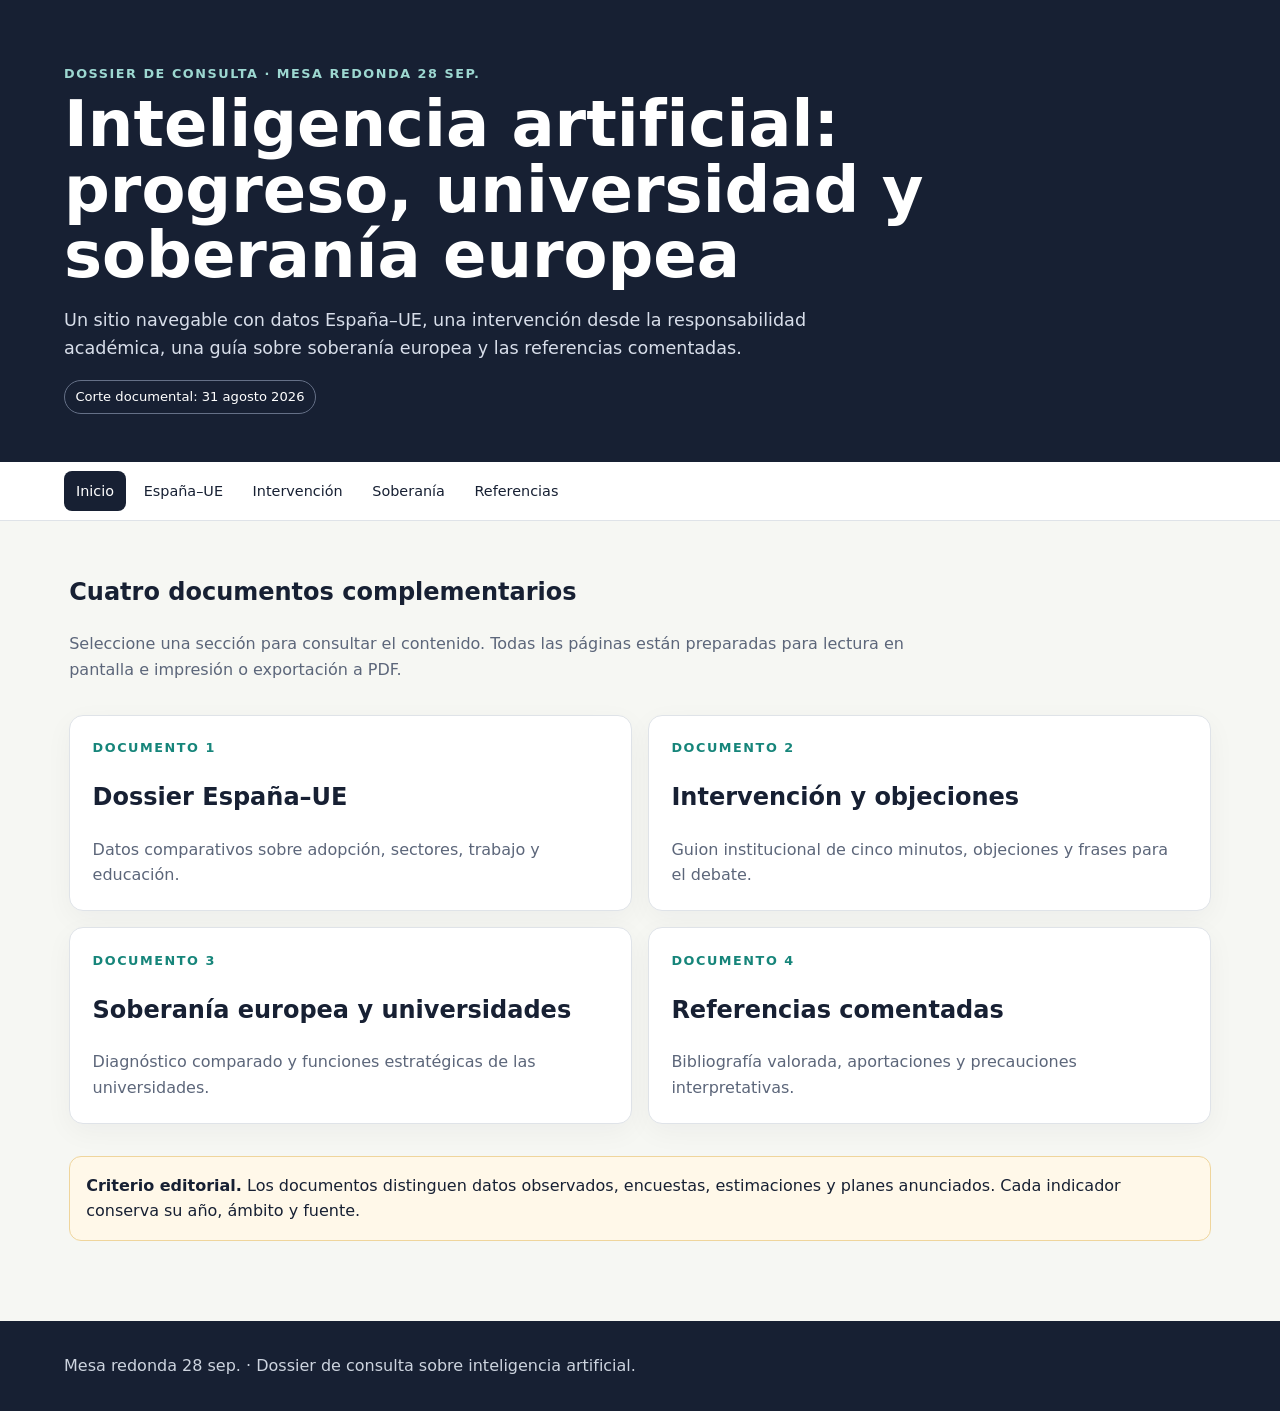
<file: index.html>
<!doctype html><html lang="es"><head><meta charset="utf-8"><meta name="viewport" content="width=device-width,initial-scale=1"><meta name="description" content="Dossier para una mesa redonda sobre IA, universidad y soberanía europea."><title>Mesa redonda 28 sep. — Dossier IA</title><link rel="stylesheet" href="styles.css"></head><body><a class="skip" href="#contenido">Saltar al contenido</a><header class="hero"><div class="eyebrow">Dossier de consulta · Mesa redonda 28 sep.</div><h1>Inteligencia artificial: progreso, universidad y soberanía europea</h1><p>Un sitio navegable con datos España–UE, una intervención desde la responsabilidad académica, una guía sobre soberanía europea y las referencias comentadas.</p><span class="stamp">Corte documental: 31 agosto 2026</span></header><nav class="doc-nav" aria-label="Documentos"><a class="current" href="index.html">Inicio</a><a class="" href="dossier.html">España–UE</a><a class="" href="intervencion.html">Intervención</a><a class="" href="soberania.html">Soberanía</a><a class="" href="referencias.html">Referencias</a></nav><main id="contenido" class="panel-shell"><section><h2>Cuatro documentos complementarios</h2><p class="lead">Seleccione una sección para consultar el contenido. Todas las páginas están preparadas para lectura en pantalla e impresión o exportación a PDF.</p><div class="index-grid"><a class="index-card" href="dossier.html"><div class="eyebrow" style="color:var(--teal)">Documento 1</div><h2>Dossier España–UE</h2><span>Datos comparativos sobre adopción, sectores, trabajo y educación.</span></a><a class="index-card" href="intervencion.html"><div class="eyebrow" style="color:var(--teal)">Documento 2</div><h2>Intervención y objeciones</h2><span>Guion institucional de cinco minutos, objeciones y frases para el debate.</span></a><a class="index-card" href="soberania.html"><div class="eyebrow" style="color:var(--teal)">Documento 3</div><h2>Soberanía europea y universidades</h2><span>Diagnóstico comparado y funciones estratégicas de las universidades.</span></a><a class="index-card" href="referencias.html"><div class="eyebrow" style="color:var(--teal)">Documento 4</div><h2>Referencias comentadas</h2><span>Bibliografía valorada, aportaciones y precauciones interpretativas.</span></a></div></section><section class="method"><b>Criterio editorial.</b> Los documentos distinguen datos observados, encuestas, estimaciones y planes anunciados. Cada indicador conserva su año, ámbito y fuente.</section></main><footer class="site-footer">Mesa redonda 28 sep. · Dossier de consulta sobre inteligencia artificial.</footer></body></html>
</file>
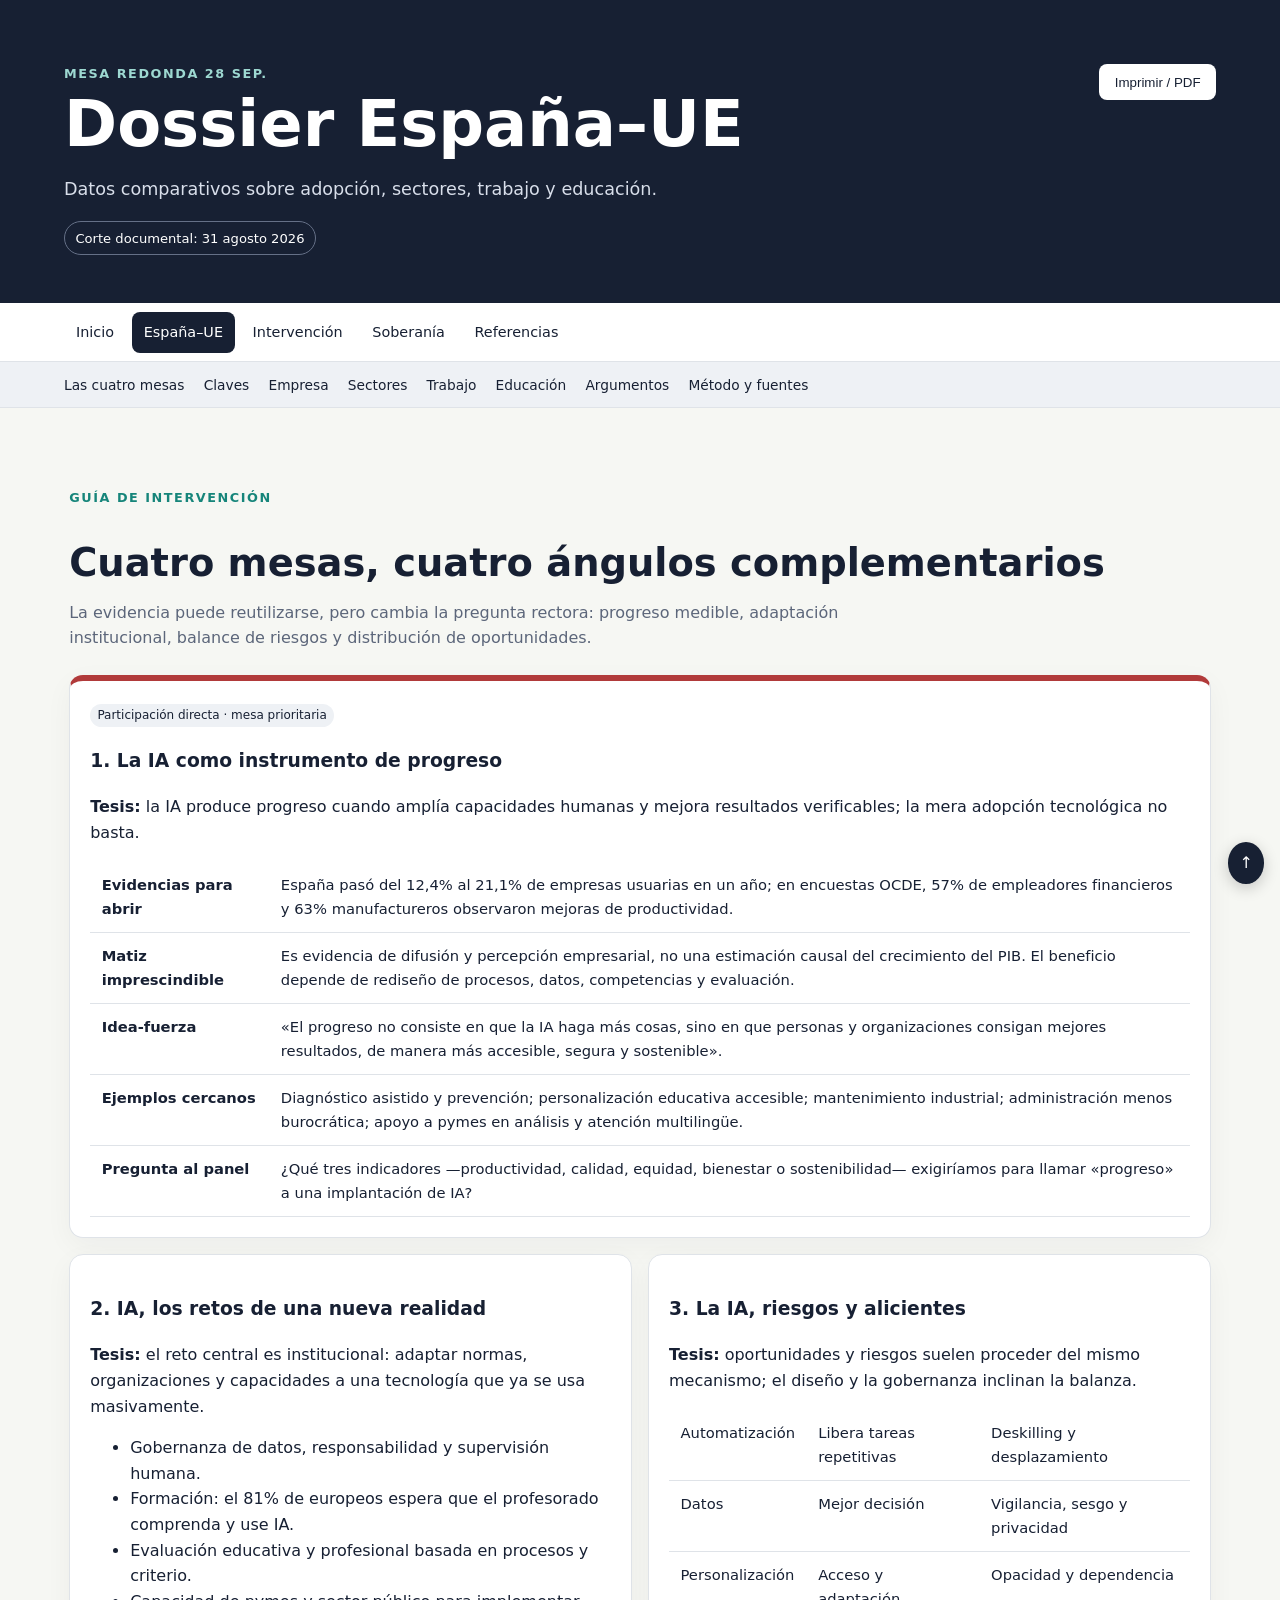
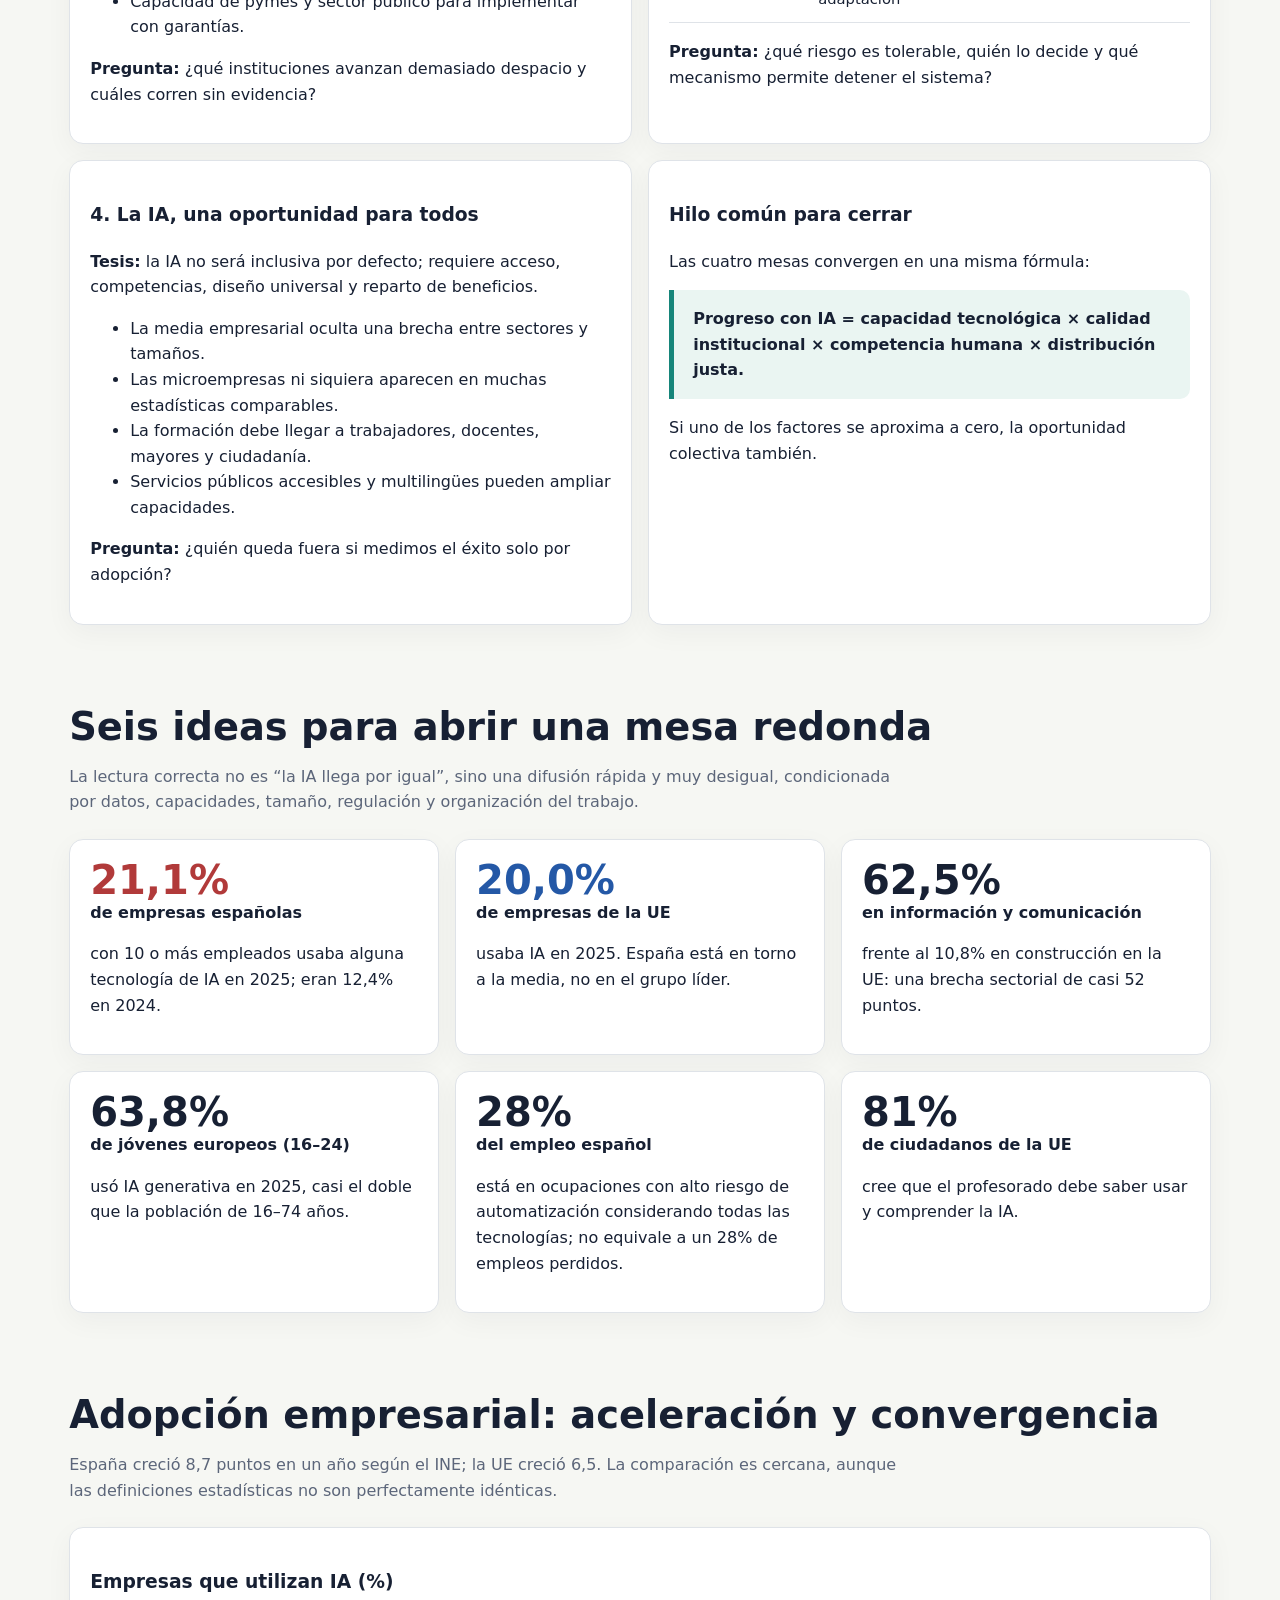
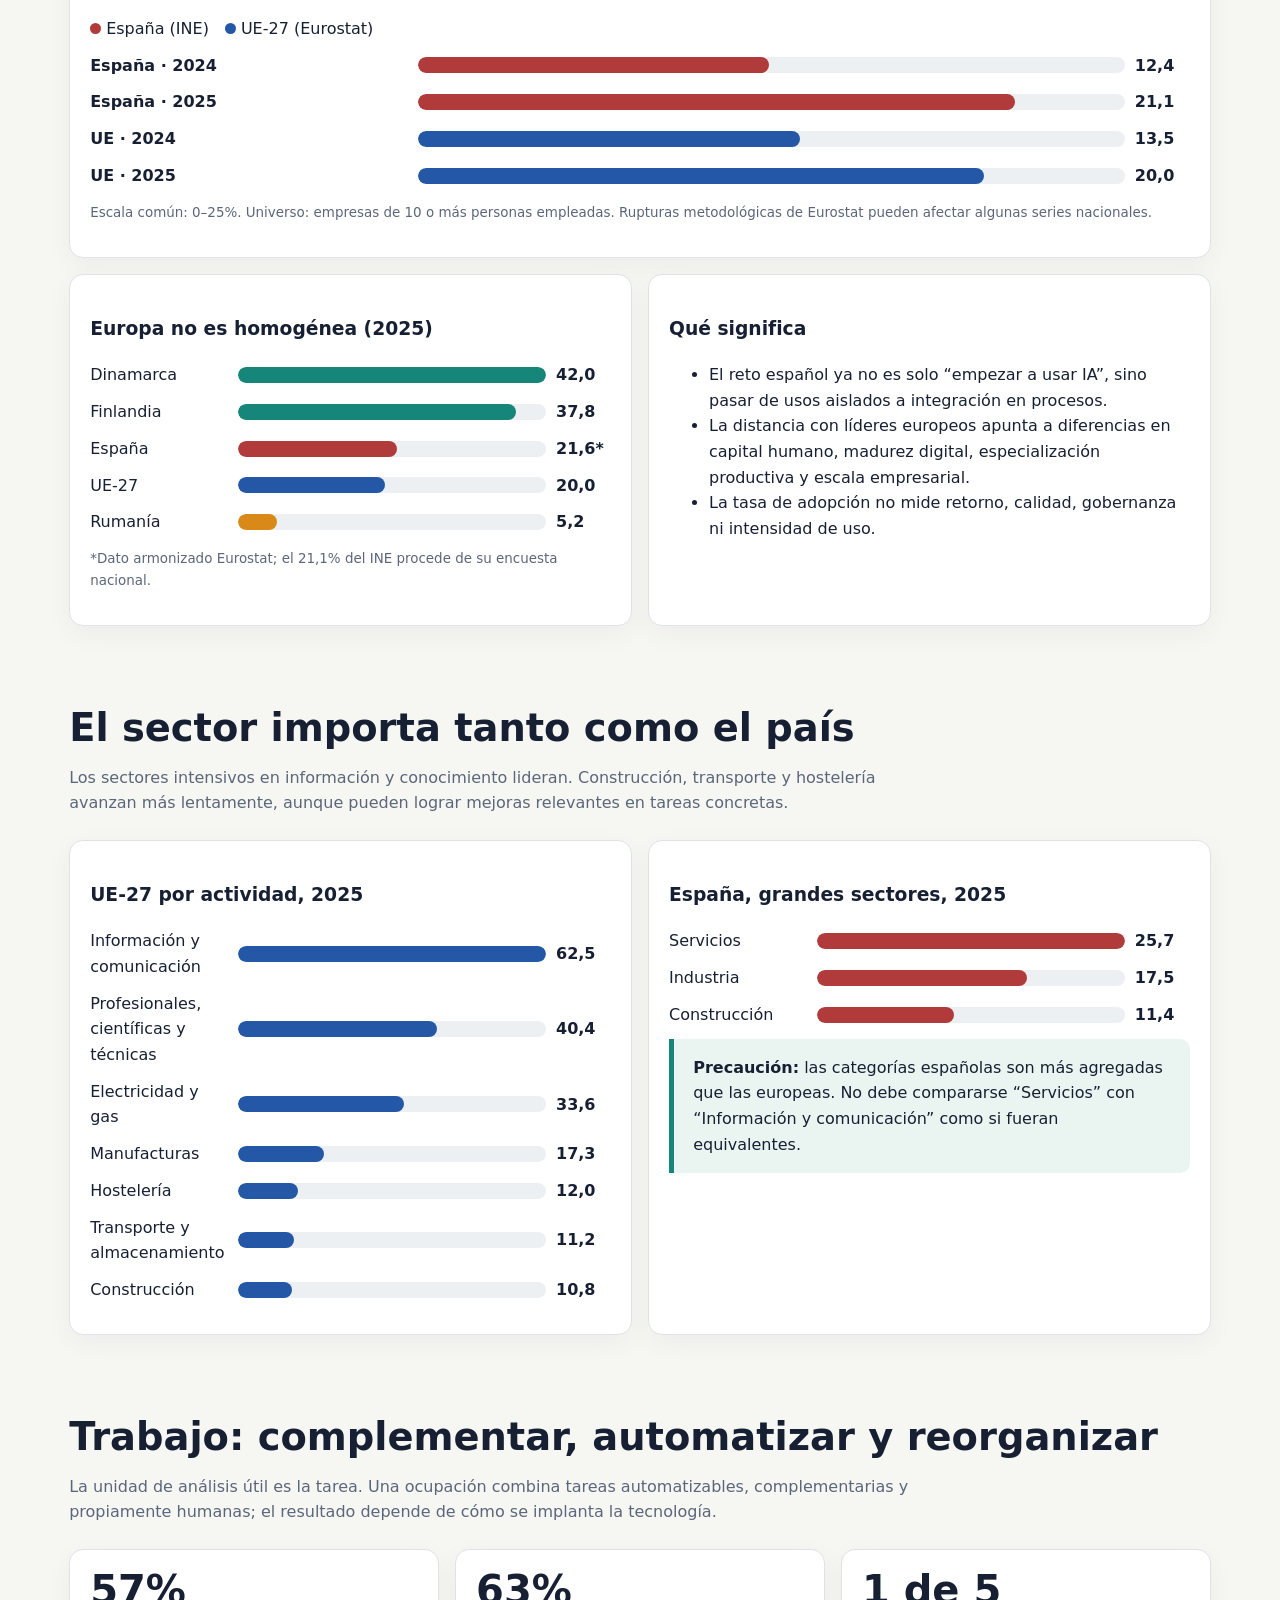
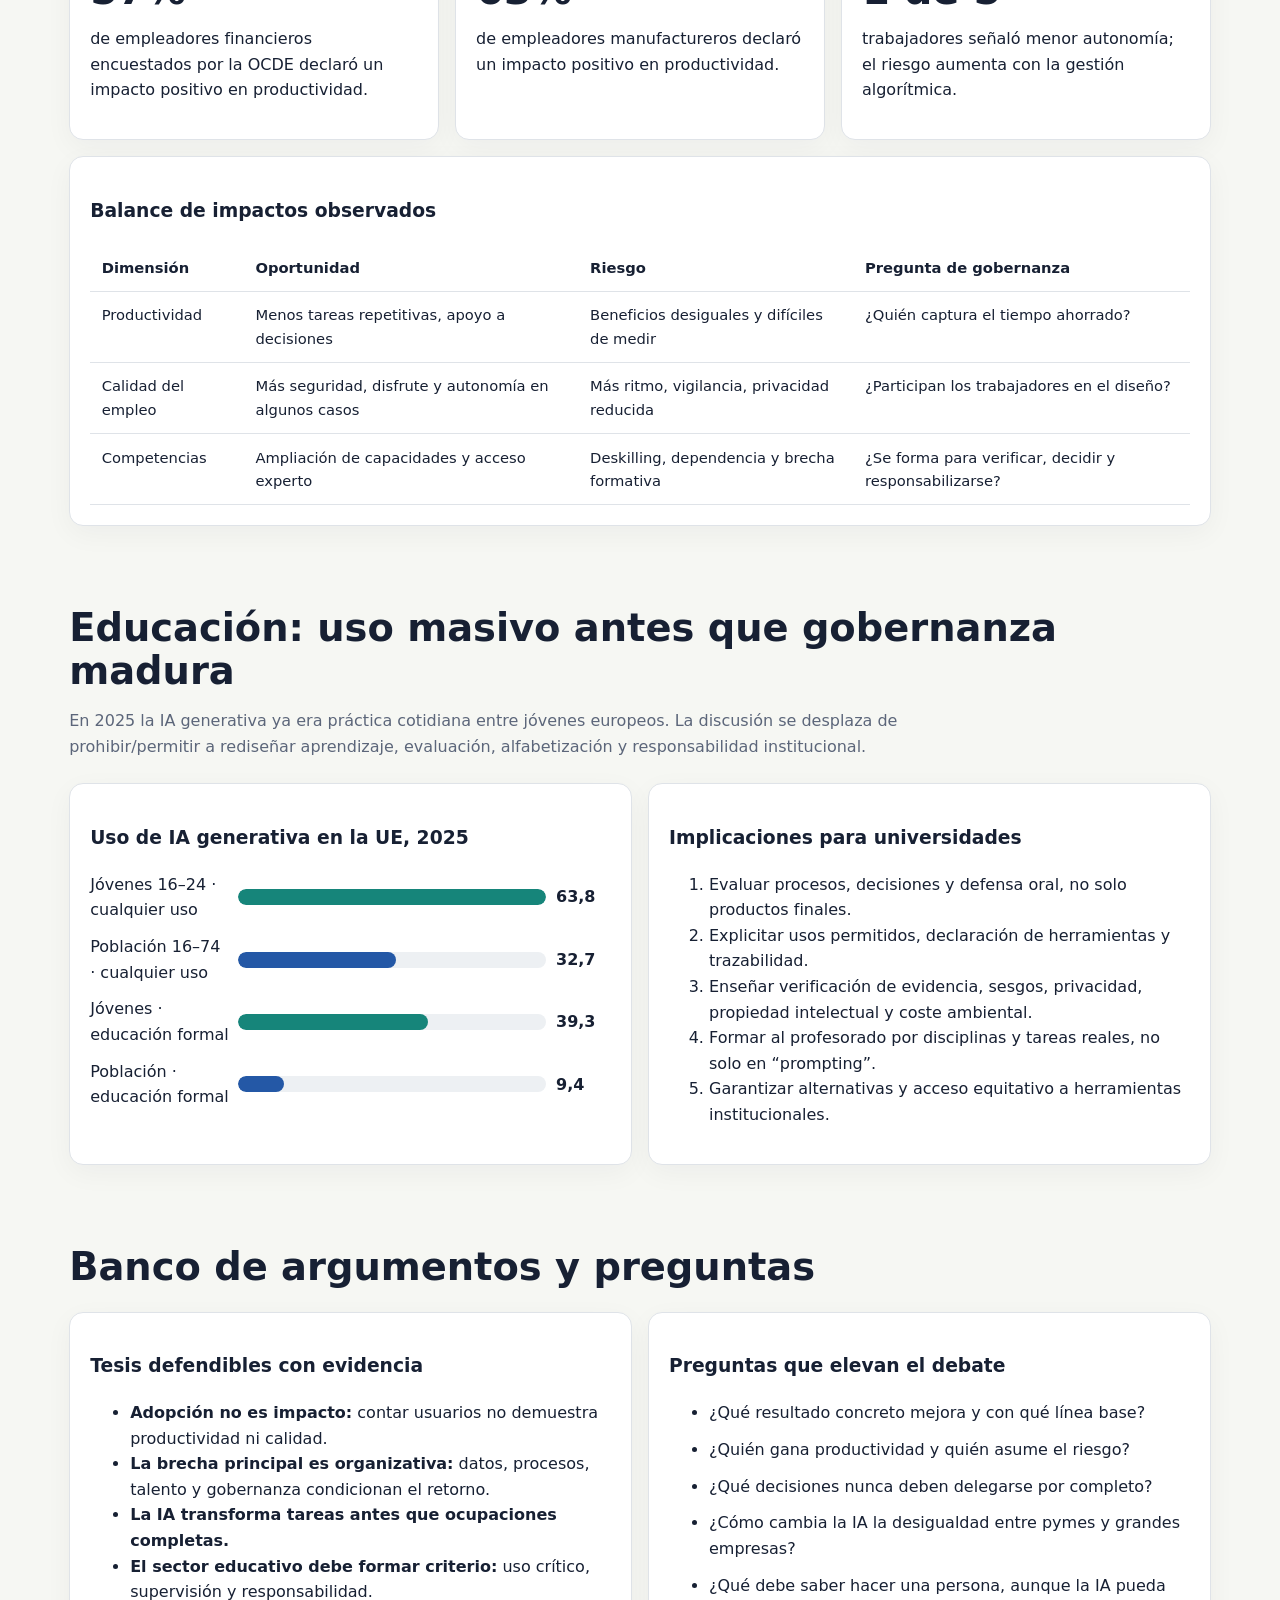
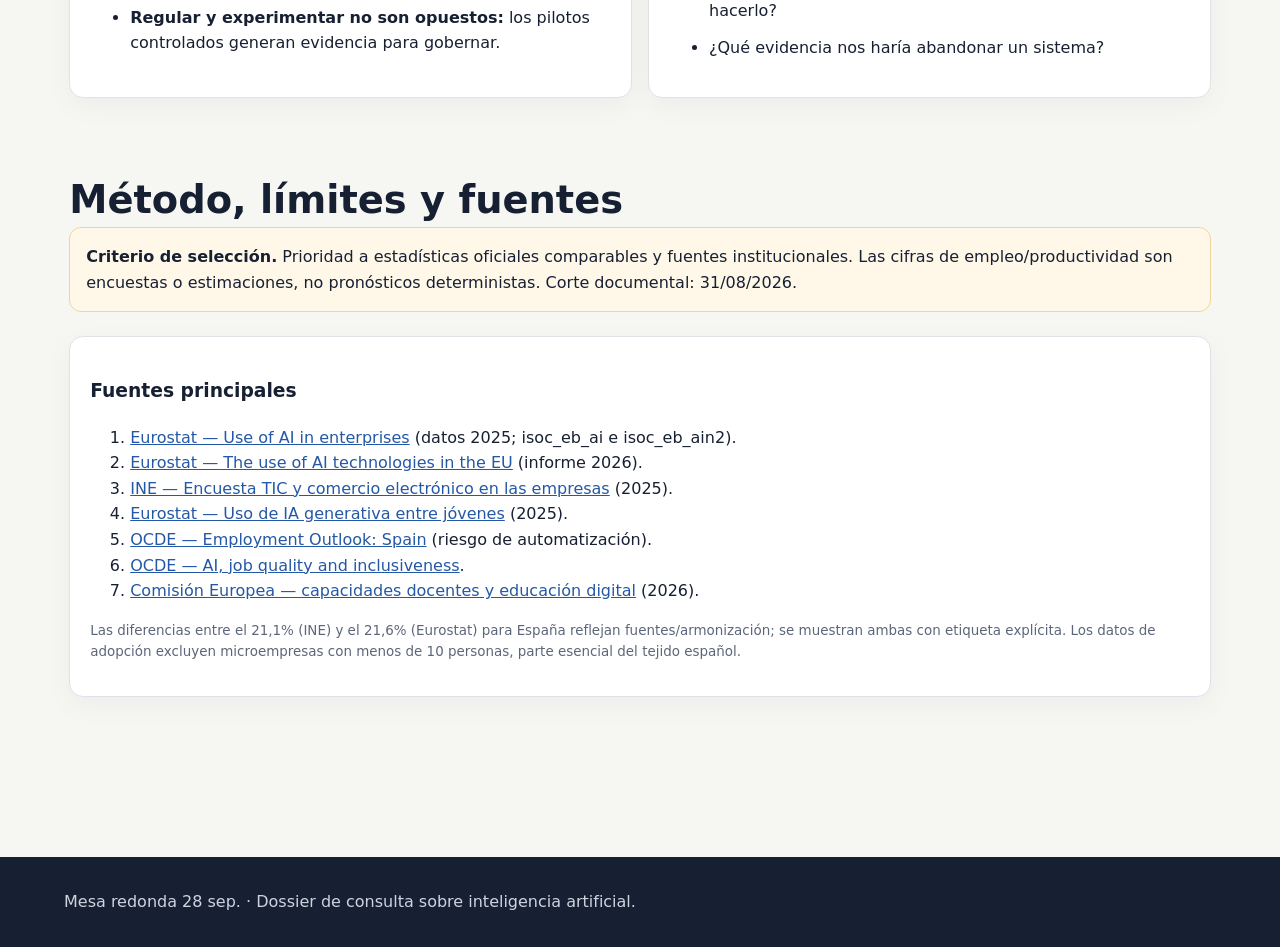
<file: dossier.html>
<!doctype html><html lang="es"><head><meta charset="utf-8"><meta name="viewport" content="width=device-width,initial-scale=1"><meta name="description" content="Datos comparativos sobre adopción, sectores, trabajo y educación."><title>Dossier España–UE · Mesa redonda 28 sep.</title><link rel="stylesheet" href="styles.css"></head><body><a class="skip" href="#contenido">Saltar al contenido</a><header class="hero"><button class="print" onclick="window.print()">Imprimir / PDF</button><div class="eyebrow">Mesa redonda 28 sep.</div><h1>Dossier España–UE</h1><p>Datos comparativos sobre adopción, sectores, trabajo y educación.</p><span class="stamp">Corte documental: 31 agosto 2026</span></header><nav class="doc-nav" aria-label="Documentos"><a class="" href="index.html">Inicio</a><a class="current" href="dossier.html">España–UE</a><a class="" href="intervencion.html">Intervención</a><a class="" href="soberania.html">Soberanía</a><a class="" href="referencias.html">Referencias</a></nav><nav class="subnav" aria-label="Secciones"><a href="#mesas">Las cuatro mesas</a><a href="#claves">Claves</a><a href="#empresa">Empresa</a><a href="#sectores">Sectores</a><a href="#trabajo">Trabajo</a><a href="#educacion">Educación</a><a href="#argumentos">Argumentos</a><a href="#fuentes">Método y fuentes</a></nav><main id="contenido" class="panel-shell dossier-original">
<section id="mesas"><div class="eyebrow" style="color:var(--teal)">Guía de intervención</div><h2>Cuatro mesas, cuatro ángulos complementarios</h2><p class="lead">La evidencia puede reutilizarse, pero cambia la pregunta rectora: progreso medible, adaptación institucional, balance de riesgos y distribución de oportunidades.</p><div class="grid">
<article class="card wide" style="border-top:6px solid var(--es)"><span class="badge">Participación directa · mesa prioritaria</span><h3>1. La IA como instrumento de progreso</h3><p><b>Tesis:</b> la IA produce progreso cuando amplía capacidades humanas y mejora resultados verificables; la mera adopción tecnológica no basta.</p><table class="matrix"><tbody><tr><td><b>Evidencias para abrir</b></td><td>España pasó del 12,4% al 21,1% de empresas usuarias en un año; en encuestas OCDE, 57% de empleadores financieros y 63% manufactureros observaron mejoras de productividad.</td></tr><tr><td><b>Matiz imprescindible</b></td><td>Es evidencia de difusión y percepción empresarial, no una estimación causal del crecimiento del PIB. El beneficio depende de rediseño de procesos, datos, competencias y evaluación.</td></tr><tr><td><b>Idea-fuerza</b></td><td>«El progreso no consiste en que la IA haga más cosas, sino en que personas y organizaciones consigan mejores resultados, de manera más accesible, segura y sostenible».</td></tr><tr><td><b>Ejemplos cercanos</b></td><td>Diagnóstico asistido y prevención; personalización educativa accesible; mantenimiento industrial; administración menos burocrática; apoyo a pymes en análisis y atención multilingüe.</td></tr><tr><td><b>Pregunta al panel</b></td><td>¿Qué tres indicadores —productividad, calidad, equidad, bienestar o sostenibilidad— exigiríamos para llamar «progreso» a una implantación de IA?</td></tr></tbody></table></article>
<article class="card"><h3>2. IA, los retos de una nueva realidad</h3><p><b>Tesis:</b> el reto central es institucional: adaptar normas, organizaciones y capacidades a una tecnología que ya se usa masivamente.</p><ul><li>Gobernanza de datos, responsabilidad y supervisión humana.</li><li>Formación: el 81% de europeos espera que el profesorado comprenda y use IA.</li><li>Evaluación educativa y profesional basada en procesos y criterio.</li><li>Capacidad de pymes y sector público para implementar con garantías.</li></ul><p><b>Pregunta:</b> ¿qué instituciones avanzan demasiado despacio y cuáles corren sin evidencia?</p></article>
<article class="card"><h3>3. La IA, riesgos y alicientes</h3><p><b>Tesis:</b> oportunidades y riesgos suelen proceder del mismo mecanismo; el diseño y la gobernanza inclinan la balanza.</p><table class="matrix"><tbody><tr><td>Automatización</td><td>Libera tareas repetitivas</td><td>Deskilling y desplazamiento</td></tr><tr><td>Datos</td><td>Mejor decisión</td><td>Vigilancia, sesgo y privacidad</td></tr><tr><td>Personalización</td><td>Acceso y adaptación</td><td>Opacidad y dependencia</td></tr></tbody></table><p><b>Pregunta:</b> ¿qué riesgo es tolerable, quién lo decide y qué mecanismo permite detener el sistema?</p></article>
<article class="card"><h3>4. La IA, una oportunidad para todos</h3><p><b>Tesis:</b> la IA no será inclusiva por defecto; requiere acceso, competencias, diseño universal y reparto de beneficios.</p><ul><li>La media empresarial oculta una brecha entre sectores y tamaños.</li><li>Las microempresas ni siquiera aparecen en muchas estadísticas comparables.</li><li>La formación debe llegar a trabajadores, docentes, mayores y ciudadanía.</li><li>Servicios públicos accesibles y multilingües pueden ampliar capacidades.</li></ul><p><b>Pregunta:</b> ¿quién queda fuera si medimos el éxito solo por adopción?</p></article>
<article class="card"><h3>Hilo común para cerrar</h3><p>Las cuatro mesas convergen en una misma fórmula:</p><p class="callout"><b>Progreso con IA = capacidad tecnológica × calidad institucional × competencia humana × distribución justa.</b></p><p>Si uno de los factores se aproxima a cero, la oportunidad colectiva también.</p></article></div></section>
<section id="claves"><h2>Seis ideas para abrir una mesa redonda</h2><p class="lead">La lectura correcta no es “la IA llega por igual”, sino una difusión rápida y muy desigual, condicionada por datos, capacidades, tamaño, regulación y organización del trabajo.</p><div class="grid">
<article class="card third"><div class="kpi es">21,1%</div><b>de empresas españolas</b><p>con 10 o más empleados usaba alguna tecnología de IA en 2025; eran 12,4% en 2024.</p></article>
<article class="card third"><div class="kpi eu">20,0%</div><b>de empresas de la UE</b><p>usaba IA en 2025. España está en torno a la media, no en el grupo líder.</p></article>
<article class="card third"><div class="kpi">62,5%</div><b>en información y comunicación</b><p>frente al 10,8% en construcción en la UE: una brecha sectorial de casi 52 puntos.</p></article>
<article class="card third"><div class="kpi">63,8%</div><b>de jóvenes europeos (16–24)</b><p>usó IA generativa en 2025, casi el doble que la población de 16–74 años.</p></article>
<article class="card third"><div class="kpi">28%</div><b>del empleo español</b><p>está en ocupaciones con alto riesgo de automatización considerando todas las tecnologías; no equivale a un 28% de empleos perdidos.</p></article>
<article class="card third"><div class="kpi">81%</div><b>de ciudadanos de la UE</b><p>cree que el profesorado debe saber usar y comprender la IA.</p></article></div></section>

<section id="empresa"><h2>Adopción empresarial: aceleración y convergencia</h2><p class="lead">España creció 8,7 puntos en un año según el INE; la UE creció 6,5. La comparación es cercana, aunque las definiciones estadísticas no son perfectamente idénticas.</p><div class="grid"><article class="card wide"><h3>Empresas que utilizan IA (%)</h3><div class="legend"><span><i class="dot" style="background:var(--es)"></i>España (INE)</span><span><i class="dot" style="background:var(--eu)"></i>UE-27 (Eurostat)</span></div>
<div class="bar-row"><b>España · 2024</b><div class="track"><div class="bar es" style="width:49.6%"></div></div><b>12,4</b></div><div class="bar-row"><b>España · 2025</b><div class="track"><div class="bar es" style="width:84.4%"></div></div><b>21,1</b></div><div class="bar-row"><b>UE · 2024</b><div class="track"><div class="bar" style="width:54%"></div></div><b>13,5</b></div><div class="bar-row"><b>UE · 2025</b><div class="track"><div class="bar" style="width:80%"></div></div><b>20,0</b></div><p class="note">Escala común: 0–25%. Universo: empresas de 10 o más personas empleadas. Rupturas metodológicas de Eurostat pueden afectar algunas series nacionales.</p></article>
<article class="card"><h3>Europa no es homogénea (2025)</h3><div class="bar-row"><span>Dinamarca</span><div class="track"><div class="bar teal" style="width:100%"></div></div><b>42,0</b></div><div class="bar-row"><span>Finlandia</span><div class="track"><div class="bar teal" style="width:90%"></div></div><b>37,8</b></div><div class="bar-row"><span>España</span><div class="track"><div class="bar es" style="width:51.4%"></div></div><b>21,6*</b></div><div class="bar-row"><span>UE-27</span><div class="track"><div class="bar" style="width:47.6%"></div></div><b>20,0</b></div><div class="bar-row"><span>Rumanía</span><div class="track"><div class="bar amber" style="width:12.4%"></div></div><b>5,2</b></div><p class="note">*Dato armonizado Eurostat; el 21,1% del INE procede de su encuesta nacional.</p></article>
<article class="card"><h3>Qué significa</h3><ul><li>El reto español ya no es solo “empezar a usar IA”, sino pasar de usos aislados a integración en procesos.</li><li>La distancia con líderes europeos apunta a diferencias en capital humano, madurez digital, especialización productiva y escala empresarial.</li><li>La tasa de adopción no mide retorno, calidad, gobernanza ni intensidad de uso.</li></ul></article></div></section>

<section id="sectores"><h2>El sector importa tanto como el país</h2><p class="lead">Los sectores intensivos en información y conocimiento lideran. Construcción, transporte y hostelería avanzan más lentamente, aunque pueden lograr mejoras relevantes en tareas concretas.</p><div class="grid"><article class="card"><h3>UE-27 por actividad, 2025</h3><div class="bar-row"><span>Información y comunicación</span><div class="track"><div class="bar" style="width:100%"></div></div><b>62,5</b></div><div class="bar-row"><span>Profesionales, científicas y técnicas</span><div class="track"><div class="bar" style="width:64.6%"></div></div><b>40,4</b></div><div class="bar-row"><span>Electricidad y gas</span><div class="track"><div class="bar" style="width:53.8%"></div></div><b>33,6</b></div><div class="bar-row"><span>Manufacturas</span><div class="track"><div class="bar" style="width:27.7%"></div></div><b>17,3</b></div><div class="bar-row"><span>Hostelería</span><div class="track"><div class="bar" style="width:19.2%"></div></div><b>12,0</b></div><div class="bar-row"><span>Transporte y almacenamiento</span><div class="track"><div class="bar" style="width:17.9%"></div></div><b>11,2</b></div><div class="bar-row"><span>Construcción</span><div class="track"><div class="bar" style="width:17.3%"></div></div><b>10,8</b></div></article>
<article class="card"><h3>España, grandes sectores, 2025</h3><div class="bar-row"><span>Servicios</span><div class="track"><div class="bar es" style="width:100%"></div></div><b>25,7</b></div><div class="bar-row"><span>Industria</span><div class="track"><div class="bar es" style="width:68.1%"></div></div><b>17,5</b></div><div class="bar-row"><span>Construcción</span><div class="track"><div class="bar es" style="width:44.4%"></div></div><b>11,4</b></div><div class="callout"><b>Precaución:</b> las categorías españolas son más agregadas que las europeas. No debe compararse “Servicios” con “Información y comunicación” como si fueran equivalentes.</div></article></div></section>

<section id="trabajo"><h2>Trabajo: complementar, automatizar y reorganizar</h2><p class="lead">La unidad de análisis útil es la tarea. Una ocupación combina tareas automatizables, complementarias y propiamente humanas; el resultado depende de cómo se implanta la tecnología.</p><div class="grid"><article class="card third"><div class="kpi">57%</div><p>de empleadores financieros encuestados por la OCDE declaró un impacto positivo en productividad.</p></article><article class="card third"><div class="kpi">63%</div><p>de empleadores manufactureros declaró un impacto positivo en productividad.</p></article><article class="card third"><div class="kpi">1 de 5</div><p>trabajadores señaló menor autonomía; el riesgo aumenta con la gestión algorítmica.</p></article><article class="card wide"><h3>Balance de impactos observados</h3><table class="matrix"><thead><tr><th>Dimensión</th><th>Oportunidad</th><th>Riesgo</th><th>Pregunta de gobernanza</th></tr></thead><tbody><tr><td>Productividad</td><td>Menos tareas repetitivas, apoyo a decisiones</td><td>Beneficios desiguales y difíciles de medir</td><td>¿Quién captura el tiempo ahorrado?</td></tr><tr><td>Calidad del empleo</td><td>Más seguridad, disfrute y autonomía en algunos casos</td><td>Más ritmo, vigilancia, privacidad reducida</td><td>¿Participan los trabajadores en el diseño?</td></tr><tr><td>Competencias</td><td>Ampliación de capacidades y acceso experto</td><td>Deskilling, dependencia y brecha formativa</td><td>¿Se forma para verificar, decidir y responsabilizarse?</td></tr></tbody></table></article></div></section>

<section id="educacion"><h2>Educación: uso masivo antes que gobernanza madura</h2><p class="lead">En 2025 la IA generativa ya era práctica cotidiana entre jóvenes europeos. La discusión se desplaza de prohibir/permitir a rediseñar aprendizaje, evaluación, alfabetización y responsabilidad institucional.</p><div class="grid"><article class="card"><h3>Uso de IA generativa en la UE, 2025</h3><div class="bar-row"><span>Jóvenes 16–24 · cualquier uso</span><div class="track"><div class="bar teal" style="width:100%"></div></div><b>63,8</b></div><div class="bar-row"><span>Población 16–74 · cualquier uso</span><div class="track"><div class="bar" style="width:51.3%"></div></div><b>32,7</b></div><div class="bar-row"><span>Jóvenes · educación formal</span><div class="track"><div class="bar teal" style="width:61.6%"></div></div><b>39,3</b></div><div class="bar-row"><span>Población · educación formal</span><div class="track"><div class="bar" style="width:14.7%"></div></div><b>9,4</b></div></article><article class="card"><h3>Implicaciones para universidades</h3><ol><li>Evaluar procesos, decisiones y defensa oral, no solo productos finales.</li><li>Explicitar usos permitidos, declaración de herramientas y trazabilidad.</li><li>Enseñar verificación de evidencia, sesgos, privacidad, propiedad intelectual y coste ambiental.</li><li>Formar al profesorado por disciplinas y tareas reales, no solo en “prompting”.</li><li>Garantizar alternativas y acceso equitativo a herramientas institucionales.</li></ol></article></div></section>

<section id="argumentos"><h2>Banco de argumentos y preguntas</h2><div class="grid"><article class="card"><h3>Tesis defendibles con evidencia</h3><ul><li><b>Adopción no es impacto:</b> contar usuarios no demuestra productividad ni calidad.</li><li><b>La brecha principal es organizativa:</b> datos, procesos, talento y gobernanza condicionan el retorno.</li><li><b>La IA transforma tareas antes que ocupaciones completas.</b></li><li><b>El sector educativo debe formar criterio:</b> uso crítico, supervisión y responsabilidad.</li><li><b>Regular y experimentar no son opuestos:</b> los pilotos controlados generan evidencia para gobernar.</li></ul></article><article class="card"><h3>Preguntas que elevan el debate</h3><ul class="questions"><li>¿Qué resultado concreto mejora y con qué línea base?</li><li>¿Quién gana productividad y quién asume el riesgo?</li><li>¿Qué decisiones nunca deben delegarse por completo?</li><li>¿Cómo cambia la IA la desigualdad entre pymes y grandes empresas?</li><li>¿Qué debe saber hacer una persona, aunque la IA pueda hacerlo?</li><li>¿Qué evidencia nos haría abandonar un sistema?</li></ul></article></div></section>

<section id="fuentes"><h2>Método, límites y fuentes</h2><div class="method"><b>Criterio de selección.</b> Prioridad a estadísticas oficiales comparables y fuentes institucionales. Las cifras de empleo/productividad son encuestas o estimaciones, no pronósticos deterministas. Corte documental: 31/08/2026.</div><div class="grid"><article class="card wide"><h3>Fuentes principales</h3><ol><li><a href="https://ec.europa.eu/eurostat/statistics-explained/index.php?title=Use_of_artificial_intelligence_in_enterprises">Eurostat — Use of AI in enterprises</a> (datos 2025; isoc_eb_ai e isoc_eb_ain2).</li><li><a href="https://ec.europa.eu/eurostat/documents/7870049/23260410/KS-01-26-009-EN-N.pdf/37d063cb-28cf-3b4e-91f3-c3784c970842">Eurostat — The use of AI technologies in the EU</a> (informe 2026).</li><li><a href="https://www.ine.es/dyngs/Prensa/ETICCE20241T2025.htm">INE — Encuesta TIC y comercio electrónico en las empresas</a> (2025).</li><li><a href="https://ec.europa.eu/eurostat/web/products-eurostat-news/w/edn-20260210-1">Eurostat — Uso de IA generativa entre jóvenes</a> (2025).</li><li><a href="https://www.oecd.org/en/publications/oecd-employment-outlook-2023_08785bba-en/full-report/spain_ea6f5f6f.html">OCDE — Employment Outlook: Spain</a> (riesgo de automatización).</li><li><a href="https://www.oecd.org/en/publications/oecd-employment-outlook-2023_08785bba-en/full-report/artificial-intelligence-job-quality-and-inclusiveness_a713d0ad.html">OCDE — AI, job quality and inclusiveness</a>.</li><li><a href="https://education.ec.europa.eu/whats-new/news/new-guidelines-to-help-teachers-lead-europes-digital-education">Comisión Europea — capacidades docentes y educación digital</a> (2026).</li></ol><p class="note">Las diferencias entre el 21,1% (INE) y el 21,6% (Eurostat) para España reflejan fuentes/armonización; se muestran ambas con etiqueta explícita. Los datos de adopción excluyen microempresas con menos de 10 personas, parte esencial del tejido español.</p></article></div></section>
</main><a class="backtop" href="#contenido" aria-label="Volver arriba">↑</a><footer class="site-footer">Mesa redonda 28 sep. · Dossier de consulta sobre inteligencia artificial.</footer></body></html>
</file>
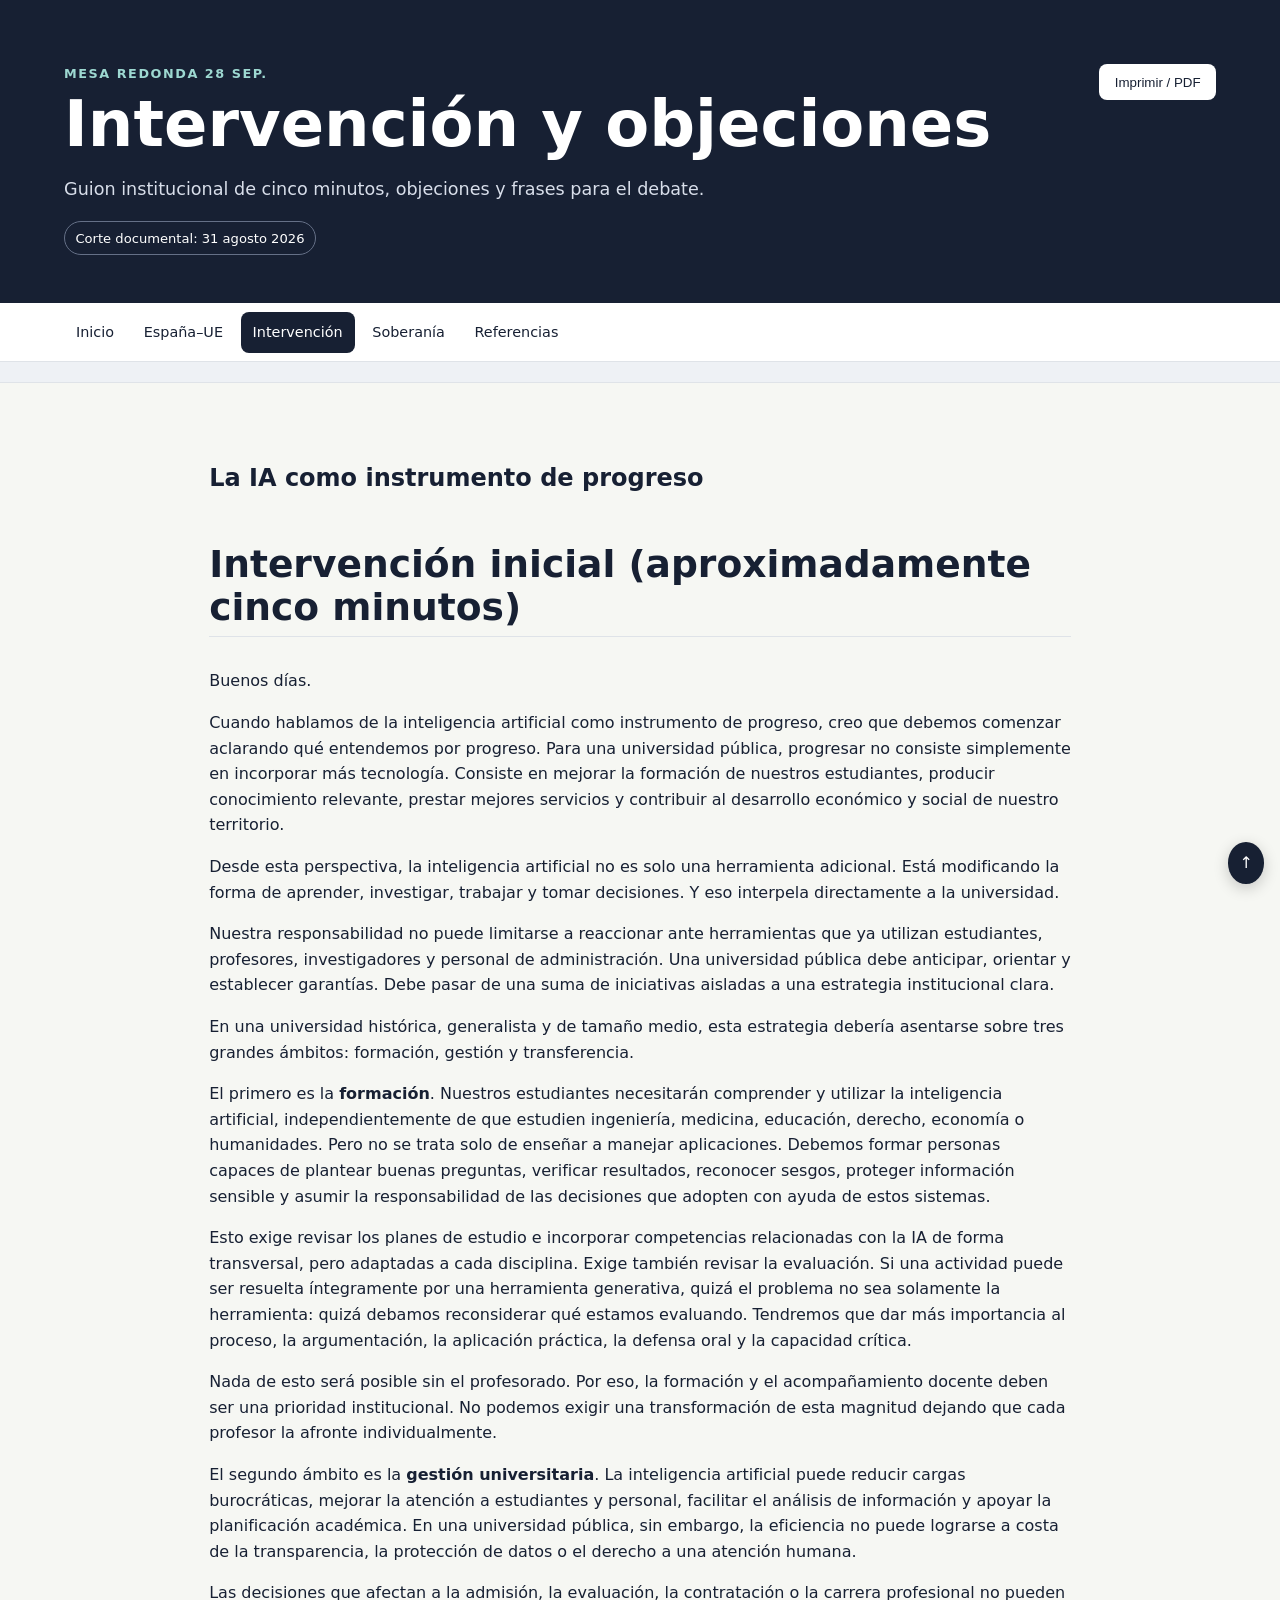
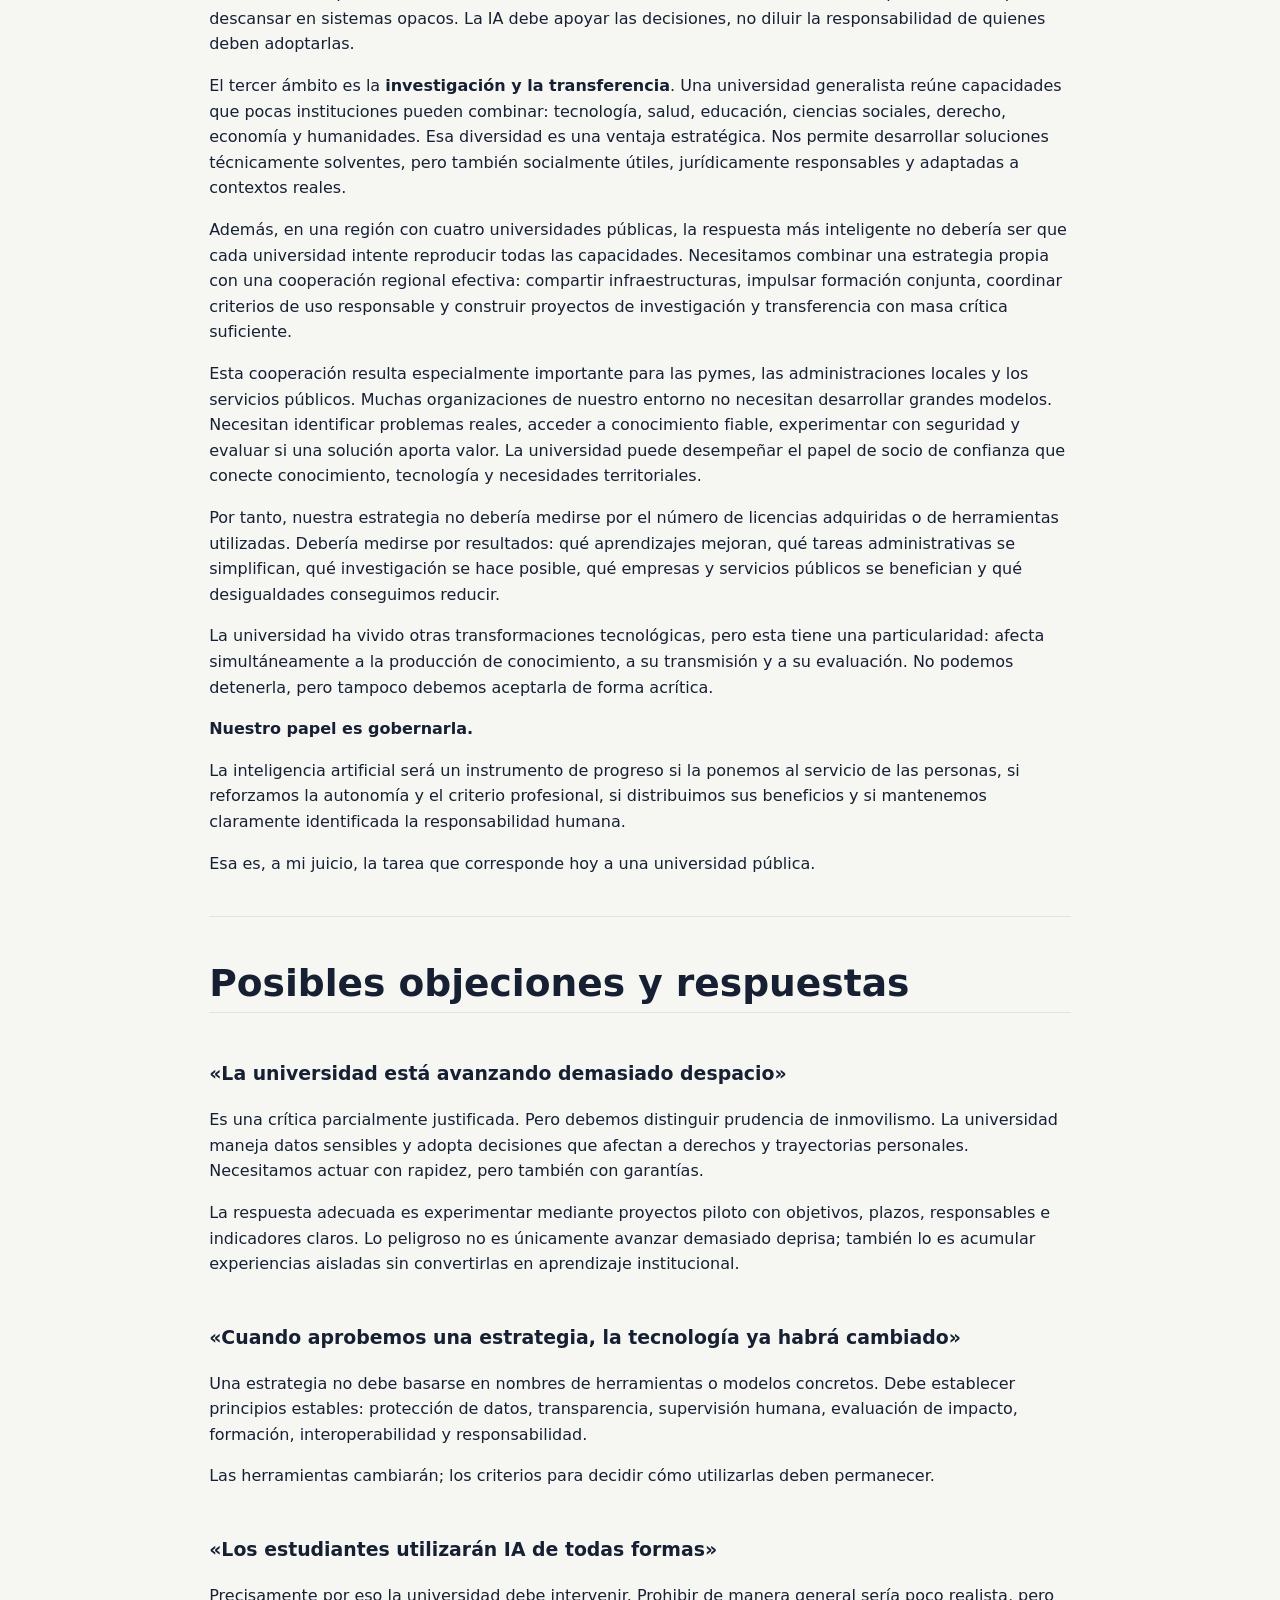
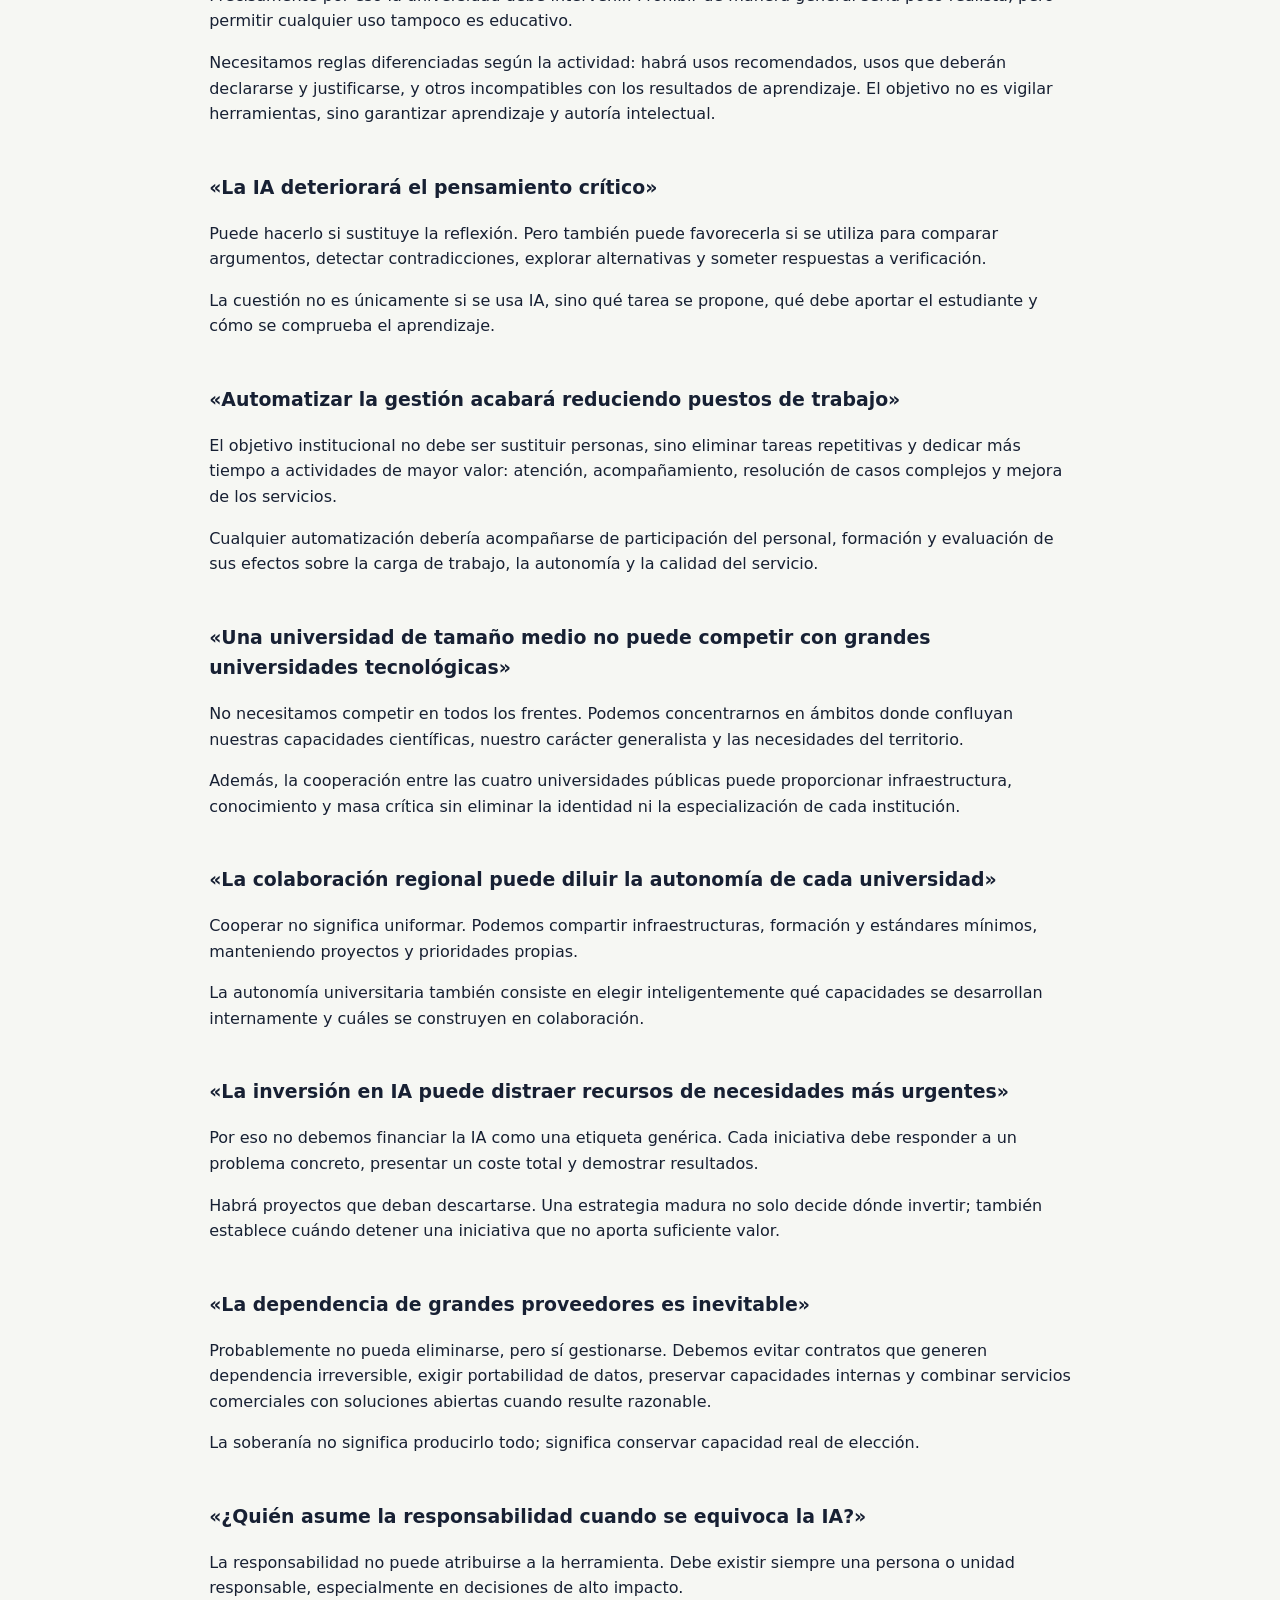
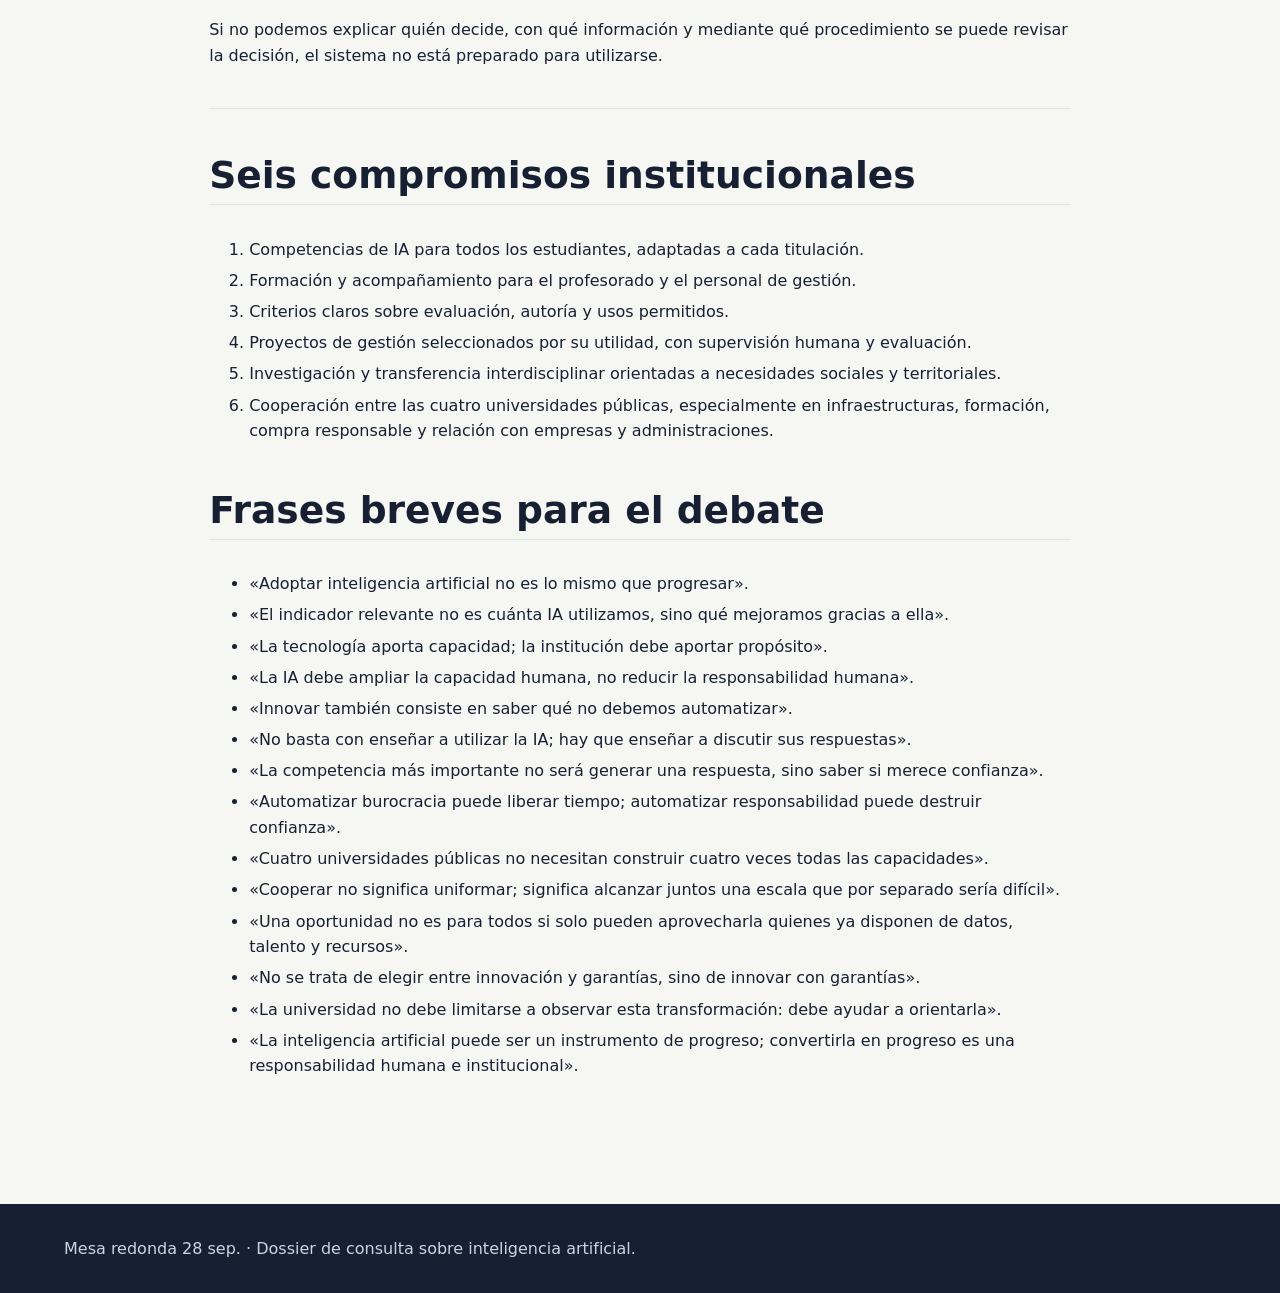
<file: intervencion.html>
<!doctype html><html lang="es"><head><meta charset="utf-8"><meta name="viewport" content="width=device-width,initial-scale=1"><meta name="description" content="Guion institucional de cinco minutos, objeciones y frases para el debate."><title>Intervención y objeciones · Mesa redonda 28 sep.</title><link rel="stylesheet" href="styles.css"></head><body><a class="skip" href="#contenido">Saltar al contenido</a><header class="hero"><button class="print" onclick="window.print()">Imprimir / PDF</button><div class="eyebrow">Mesa redonda 28 sep.</div><h1>Intervención y objeciones</h1><p>Guion institucional de cinco minutos, objeciones y frases para el debate.</p><span class="stamp">Corte documental: 31 agosto 2026</span></header><nav class="doc-nav" aria-label="Documentos"><a class="" href="index.html">Inicio</a><a class="" href="dossier.html">España–UE</a><a class="current" href="intervencion.html">Intervención</a><a class="" href="soberania.html">Soberanía</a><a class="" href="referencias.html">Referencias</a></nav><nav class="subnav" aria-label="Secciones"></nav><main id="contenido" class="panel-shell markdown-body"><section id="la-ia-como-instrumento-de-progreso" class="level1">
<h1>La IA como instrumento de progreso</h1>
<section id="intervención-inicial-aproximadamente-cinco-minutos"
class="level2">
<h2>Intervención inicial (aproximadamente cinco minutos)</h2>
<p>Buenos días.</p>
<p>Cuando hablamos de la inteligencia artificial como instrumento de
progreso, creo que debemos comenzar aclarando qué entendemos por
progreso. Para una universidad pública, progresar no consiste
simplemente en incorporar más tecnología. Consiste en mejorar la
formación de nuestros estudiantes, producir conocimiento relevante,
prestar mejores servicios y contribuir al desarrollo económico y social
de nuestro territorio.</p>
<p>Desde esta perspectiva, la inteligencia artificial no es solo una
herramienta adicional. Está modificando la forma de aprender,
investigar, trabajar y tomar decisiones. Y eso interpela directamente a
la universidad.</p>
<p>Nuestra responsabilidad no puede limitarse a reaccionar ante
herramientas que ya utilizan estudiantes, profesores, investigadores y
personal de administración. Una universidad pública debe anticipar,
orientar y establecer garantías. Debe pasar de una suma de iniciativas
aisladas a una estrategia institucional clara.</p>
<p>En una universidad histórica, generalista y de tamaño medio, esta
estrategia debería asentarse sobre tres grandes ámbitos: formación,
gestión y transferencia.</p>
<p>El primero es la <strong>formación</strong>. Nuestros estudiantes
necesitarán comprender y utilizar la inteligencia artificial,
independientemente de que estudien ingeniería, medicina, educación,
derecho, economía o humanidades. Pero no se trata solo de enseñar a
manejar aplicaciones. Debemos formar personas capaces de plantear buenas
preguntas, verificar resultados, reconocer sesgos, proteger información
sensible y asumir la responsabilidad de las decisiones que adopten con
ayuda de estos sistemas.</p>
<p>Esto exige revisar los planes de estudio e incorporar competencias
relacionadas con la IA de forma transversal, pero adaptadas a cada
disciplina. Exige también revisar la evaluación. Si una actividad puede
ser resuelta íntegramente por una herramienta generativa, quizá el
problema no sea solamente la herramienta: quizá debamos reconsiderar qué
estamos evaluando. Tendremos que dar más importancia al proceso, la
argumentación, la aplicación práctica, la defensa oral y la capacidad
crítica.</p>
<p>Nada de esto será posible sin el profesorado. Por eso, la formación y
el acompañamiento docente deben ser una prioridad institucional. No
podemos exigir una transformación de esta magnitud dejando que cada
profesor la afronte individualmente.</p>
<p>El segundo ámbito es la <strong>gestión universitaria</strong>. La
inteligencia artificial puede reducir cargas burocráticas, mejorar la
atención a estudiantes y personal, facilitar el análisis de información
y apoyar la planificación académica. En una universidad pública, sin
embargo, la eficiencia no puede lograrse a costa de la transparencia, la
protección de datos o el derecho a una atención humana.</p>
<p>Las decisiones que afectan a la admisión, la evaluación, la
contratación o la carrera profesional no pueden descansar en sistemas
opacos. La IA debe apoyar las decisiones, no diluir la responsabilidad
de quienes deben adoptarlas.</p>
<p>El tercer ámbito es la <strong>investigación y la
transferencia</strong>. Una universidad generalista reúne capacidades
que pocas instituciones pueden combinar: tecnología, salud, educación,
ciencias sociales, derecho, economía y humanidades. Esa diversidad es
una ventaja estratégica. Nos permite desarrollar soluciones técnicamente
solventes, pero también socialmente útiles, jurídicamente responsables y
adaptadas a contextos reales.</p>
<p>Además, en una región con cuatro universidades públicas, la respuesta
más inteligente no debería ser que cada universidad intente reproducir
todas las capacidades. Necesitamos combinar una estrategia propia con
una cooperación regional efectiva: compartir infraestructuras, impulsar
formación conjunta, coordinar criterios de uso responsable y construir
proyectos de investigación y transferencia con masa crítica
suficiente.</p>
<p>Esta cooperación resulta especialmente importante para las pymes, las
administraciones locales y los servicios públicos. Muchas organizaciones
de nuestro entorno no necesitan desarrollar grandes modelos. Necesitan
identificar problemas reales, acceder a conocimiento fiable,
experimentar con seguridad y evaluar si una solución aporta valor. La
universidad puede desempeñar el papel de socio de confianza que conecte
conocimiento, tecnología y necesidades territoriales.</p>
<p>Por tanto, nuestra estrategia no debería medirse por el número de
licencias adquiridas o de herramientas utilizadas. Debería medirse por
resultados: qué aprendizajes mejoran, qué tareas administrativas se
simplifican, qué investigación se hace posible, qué empresas y servicios
públicos se benefician y qué desigualdades conseguimos reducir.</p>
<p>La universidad ha vivido otras transformaciones tecnológicas, pero
esta tiene una particularidad: afecta simultáneamente a la producción de
conocimiento, a su transmisión y a su evaluación. No podemos detenerla,
pero tampoco debemos aceptarla de forma acrítica.</p>
<p><strong>Nuestro papel es gobernarla.</strong></p>
<p>La inteligencia artificial será un instrumento de progreso si la
ponemos al servicio de las personas, si reforzamos la autonomía y el
criterio profesional, si distribuimos sus beneficios y si mantenemos
claramente identificada la responsabilidad humana.</p>
<p>Esa es, a mi juicio, la tarea que corresponde hoy a una universidad
pública.</p>
<hr />
</section>
<section id="posibles-objeciones-y-respuestas" class="level2">
<h2>Posibles objeciones y respuestas</h2>
<section id="la-universidad-está-avanzando-demasiado-despacio"
class="level3">
<h3>«La universidad está avanzando demasiado despacio»</h3>
<p>Es una crítica parcialmente justificada. Pero debemos distinguir
prudencia de inmovilismo. La universidad maneja datos sensibles y adopta
decisiones que afectan a derechos y trayectorias personales. Necesitamos
actuar con rapidez, pero también con garantías.</p>
<p>La respuesta adecuada es experimentar mediante proyectos piloto con
objetivos, plazos, responsables e indicadores claros. Lo peligroso no es
únicamente avanzar demasiado deprisa; también lo es acumular
experiencias aisladas sin convertirlas en aprendizaje institucional.</p>
</section>
<section
id="cuando-aprobemos-una-estrategia-la-tecnología-ya-habrá-cambiado"
class="level3">
<h3>«Cuando aprobemos una estrategia, la tecnología ya habrá
cambiado»</h3>
<p>Una estrategia no debe basarse en nombres de herramientas o modelos
concretos. Debe establecer principios estables: protección de datos,
transparencia, supervisión humana, evaluación de impacto, formación,
interoperabilidad y responsabilidad.</p>
<p>Las herramientas cambiarán; los criterios para decidir cómo
utilizarlas deben permanecer.</p>
</section>
<section id="los-estudiantes-utilizarán-ia-de-todas-formas"
class="level3">
<h3>«Los estudiantes utilizarán IA de todas formas»</h3>
<p>Precisamente por eso la universidad debe intervenir. Prohibir de
manera general sería poco realista, pero permitir cualquier uso tampoco
es educativo.</p>
<p>Necesitamos reglas diferenciadas según la actividad: habrá usos
recomendados, usos que deberán declararse y justificarse, y otros
incompatibles con los resultados de aprendizaje. El objetivo no es
vigilar herramientas, sino garantizar aprendizaje y autoría
intelectual.</p>
</section>
<section id="la-ia-deteriorará-el-pensamiento-crítico" class="level3">
<h3>«La IA deteriorará el pensamiento crítico»</h3>
<p>Puede hacerlo si sustituye la reflexión. Pero también puede
favorecerla si se utiliza para comparar argumentos, detectar
contradicciones, explorar alternativas y someter respuestas a
verificación.</p>
<p>La cuestión no es únicamente si se usa IA, sino qué tarea se propone,
qué debe aportar el estudiante y cómo se comprueba el aprendizaje.</p>
</section>
<section
id="automatizar-la-gestión-acabará-reduciendo-puestos-de-trabajo"
class="level3">
<h3>«Automatizar la gestión acabará reduciendo puestos de trabajo»</h3>
<p>El objetivo institucional no debe ser sustituir personas, sino
eliminar tareas repetitivas y dedicar más tiempo a actividades de mayor
valor: atención, acompañamiento, resolución de casos complejos y mejora
de los servicios.</p>
<p>Cualquier automatización debería acompañarse de participación del
personal, formación y evaluación de sus efectos sobre la carga de
trabajo, la autonomía y la calidad del servicio.</p>
</section>
<section
id="una-universidad-de-tamaño-medio-no-puede-competir-con-grandes-universidades-tecnológicas"
class="level3">
<h3>«Una universidad de tamaño medio no puede competir con grandes
universidades tecnológicas»</h3>
<p>No necesitamos competir en todos los frentes. Podemos concentrarnos
en ámbitos donde confluyan nuestras capacidades científicas, nuestro
carácter generalista y las necesidades del territorio.</p>
<p>Además, la cooperación entre las cuatro universidades públicas puede
proporcionar infraestructura, conocimiento y masa crítica sin eliminar
la identidad ni la especialización de cada institución.</p>
</section>
<section
id="la-colaboración-regional-puede-diluir-la-autonomía-de-cada-universidad"
class="level3">
<h3>«La colaboración regional puede diluir la autonomía de cada
universidad»</h3>
<p>Cooperar no significa uniformar. Podemos compartir infraestructuras,
formación y estándares mínimos, manteniendo proyectos y prioridades
propias.</p>
<p>La autonomía universitaria también consiste en elegir
inteligentemente qué capacidades se desarrollan internamente y cuáles se
construyen en colaboración.</p>
</section>
<section
id="la-inversión-en-ia-puede-distraer-recursos-de-necesidades-más-urgentes"
class="level3">
<h3>«La inversión en IA puede distraer recursos de necesidades más
urgentes»</h3>
<p>Por eso no debemos financiar la IA como una etiqueta genérica. Cada
iniciativa debe responder a un problema concreto, presentar un coste
total y demostrar resultados.</p>
<p>Habrá proyectos que deban descartarse. Una estrategia madura no solo
decide dónde invertir; también establece cuándo detener una iniciativa
que no aporta suficiente valor.</p>
</section>
<section id="la-dependencia-de-grandes-proveedores-es-inevitable"
class="level3">
<h3>«La dependencia de grandes proveedores es inevitable»</h3>
<p>Probablemente no pueda eliminarse, pero sí gestionarse. Debemos
evitar contratos que generen dependencia irreversible, exigir
portabilidad de datos, preservar capacidades internas y combinar
servicios comerciales con soluciones abiertas cuando resulte
razonable.</p>
<p>La soberanía no significa producirlo todo; significa conservar
capacidad real de elección.</p>
</section>
<section id="quién-asume-la-responsabilidad-cuando-se-equivoca-la-ia"
class="level3">
<h3>«¿Quién asume la responsabilidad cuando se equivoca la IA?»</h3>
<p>La responsabilidad no puede atribuirse a la herramienta. Debe existir
siempre una persona o unidad responsable, especialmente en decisiones de
alto impacto.</p>
<p>Si no podemos explicar quién decide, con qué información y mediante
qué procedimiento se puede revisar la decisión, el sistema no está
preparado para utilizarse.</p>
<hr />
</section>
</section>
<section id="seis-compromisos-institucionales" class="level2">
<h2>Seis compromisos institucionales</h2>
<ol type="1">
<li>Competencias de IA para todos los estudiantes, adaptadas a cada
titulación.</li>
<li>Formación y acompañamiento para el profesorado y el personal de
gestión.</li>
<li>Criterios claros sobre evaluación, autoría y usos permitidos.</li>
<li>Proyectos de gestión seleccionados por su utilidad, con supervisión
humana y evaluación.</li>
<li>Investigación y transferencia interdisciplinar orientadas a
necesidades sociales y territoriales.</li>
<li>Cooperación entre las cuatro universidades públicas, especialmente
en infraestructuras, formación, compra responsable y relación con
empresas y administraciones.</li>
</ol>
</section>
<section id="frases-breves-para-el-debate" class="level2">
<h2>Frases breves para el debate</h2>
<ul>
<li>«Adoptar inteligencia artificial no es lo mismo que progresar».</li>
<li>«El indicador relevante no es cuánta IA utilizamos, sino qué
mejoramos gracias a ella».</li>
<li>«La tecnología aporta capacidad; la institución debe aportar
propósito».</li>
<li>«La IA debe ampliar la capacidad humana, no reducir la
responsabilidad humana».</li>
<li>«Innovar también consiste en saber qué no debemos automatizar».</li>
<li>«No basta con enseñar a utilizar la IA; hay que enseñar a discutir
sus respuestas».</li>
<li>«La competencia más importante no será generar una respuesta, sino
saber si merece confianza».</li>
<li>«Automatizar burocracia puede liberar tiempo; automatizar
responsabilidad puede destruir confianza».</li>
<li>«Cuatro universidades públicas no necesitan construir cuatro veces
todas las capacidades».</li>
<li>«Cooperar no significa uniformar; significa alcanzar juntos una
escala que por separado sería difícil».</li>
<li>«Una oportunidad no es para todos si solo pueden aprovecharla
quienes ya disponen de datos, talento y recursos».</li>
<li>«No se trata de elegir entre innovación y garantías, sino de innovar
con garantías».</li>
<li>«La universidad no debe limitarse a observar esta transformación:
debe ayudar a orientarla».</li>
<li>«La inteligencia artificial puede ser un instrumento de progreso;
convertirla en progreso es una responsabilidad humana e
institucional».</li>
</ul>
</section>
</section>
</main><a class="backtop" href="#contenido" aria-label="Volver arriba">↑</a><footer class="site-footer">Mesa redonda 28 sep. · Dossier de consulta sobre inteligencia artificial.</footer></body></html>
</file>
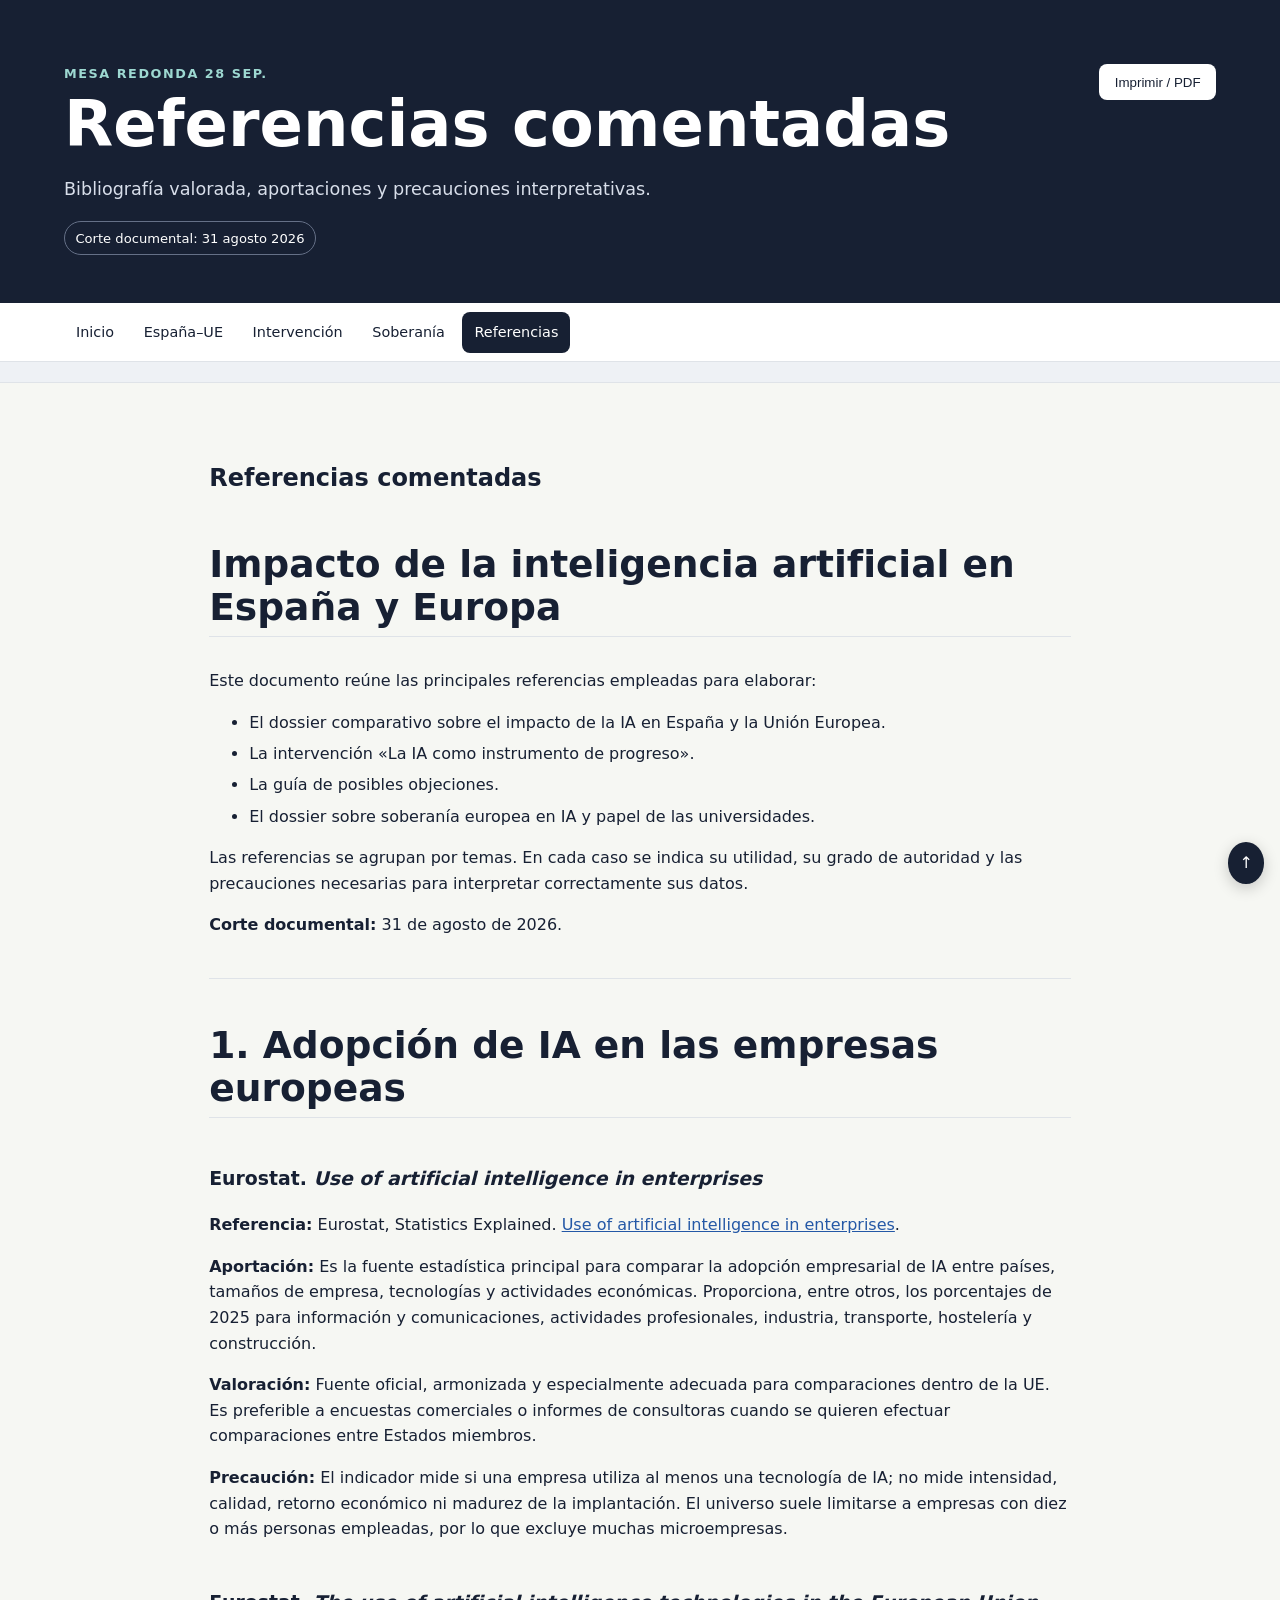
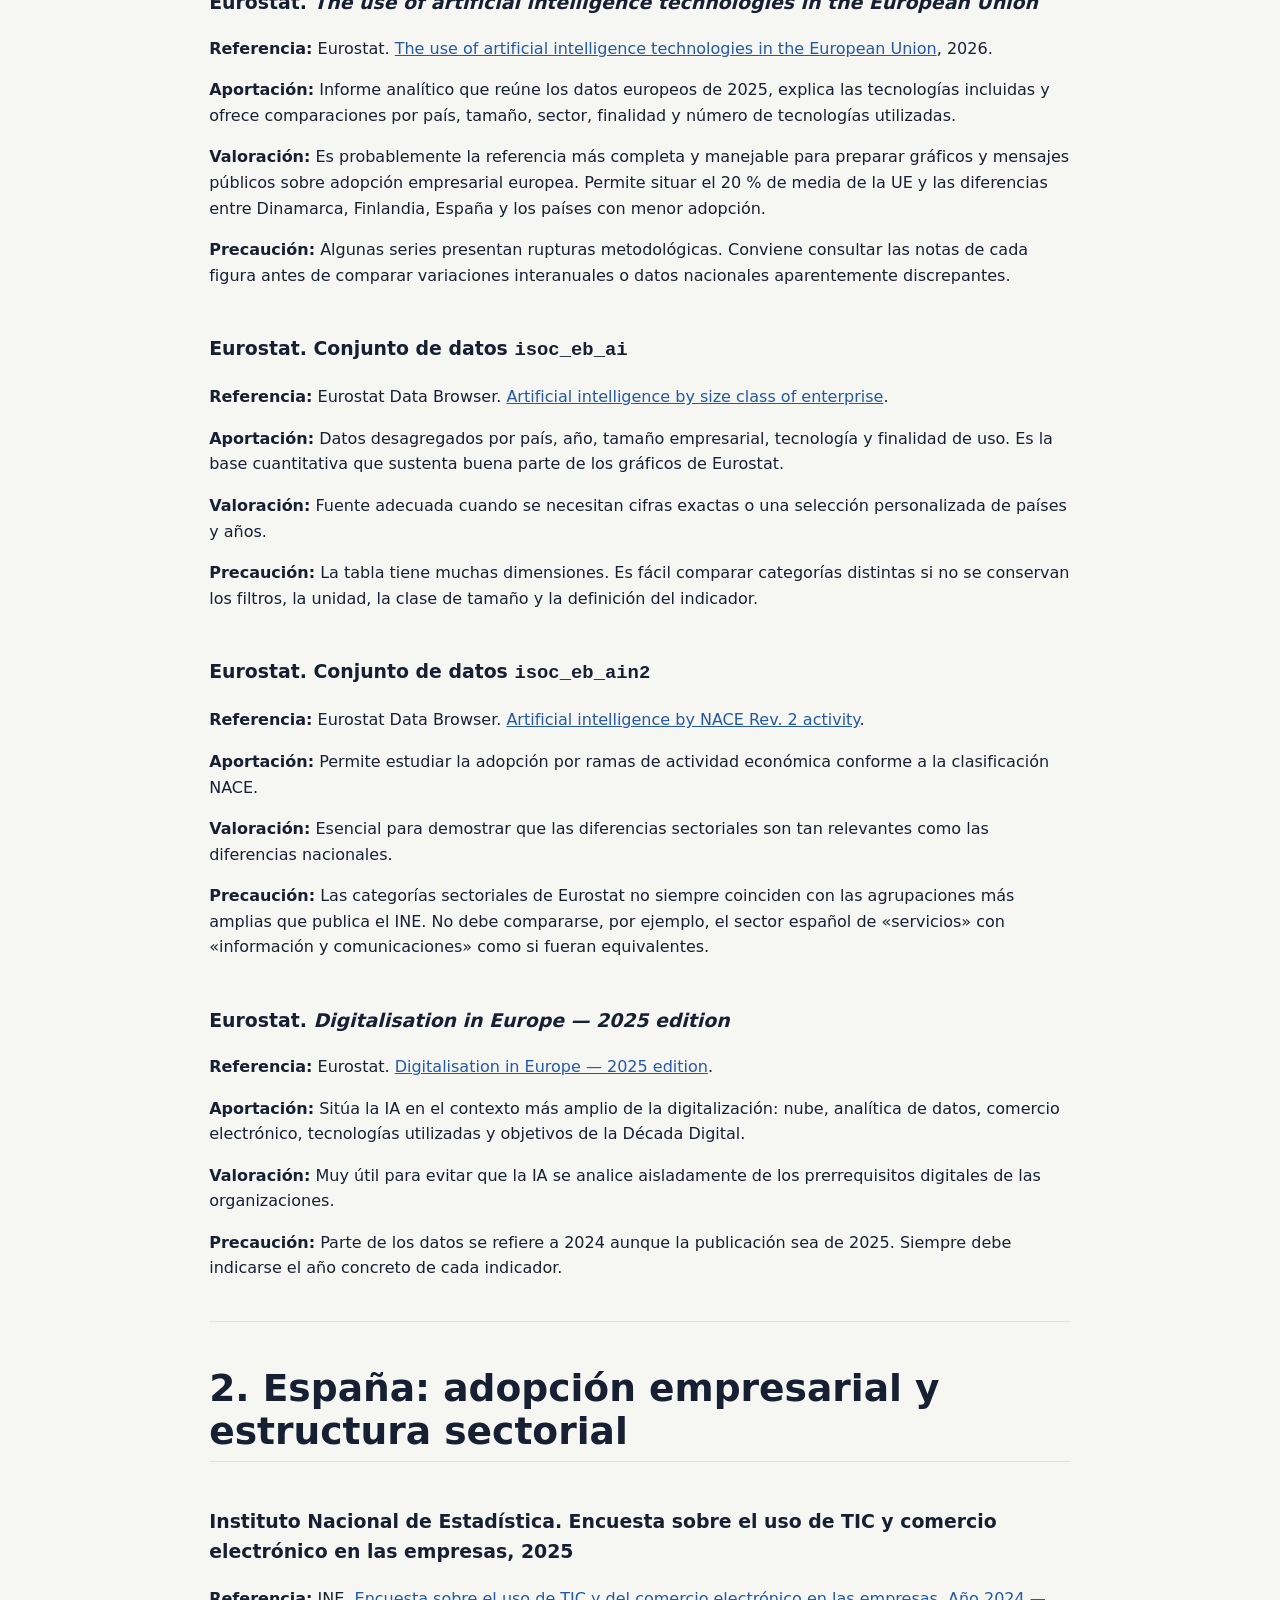
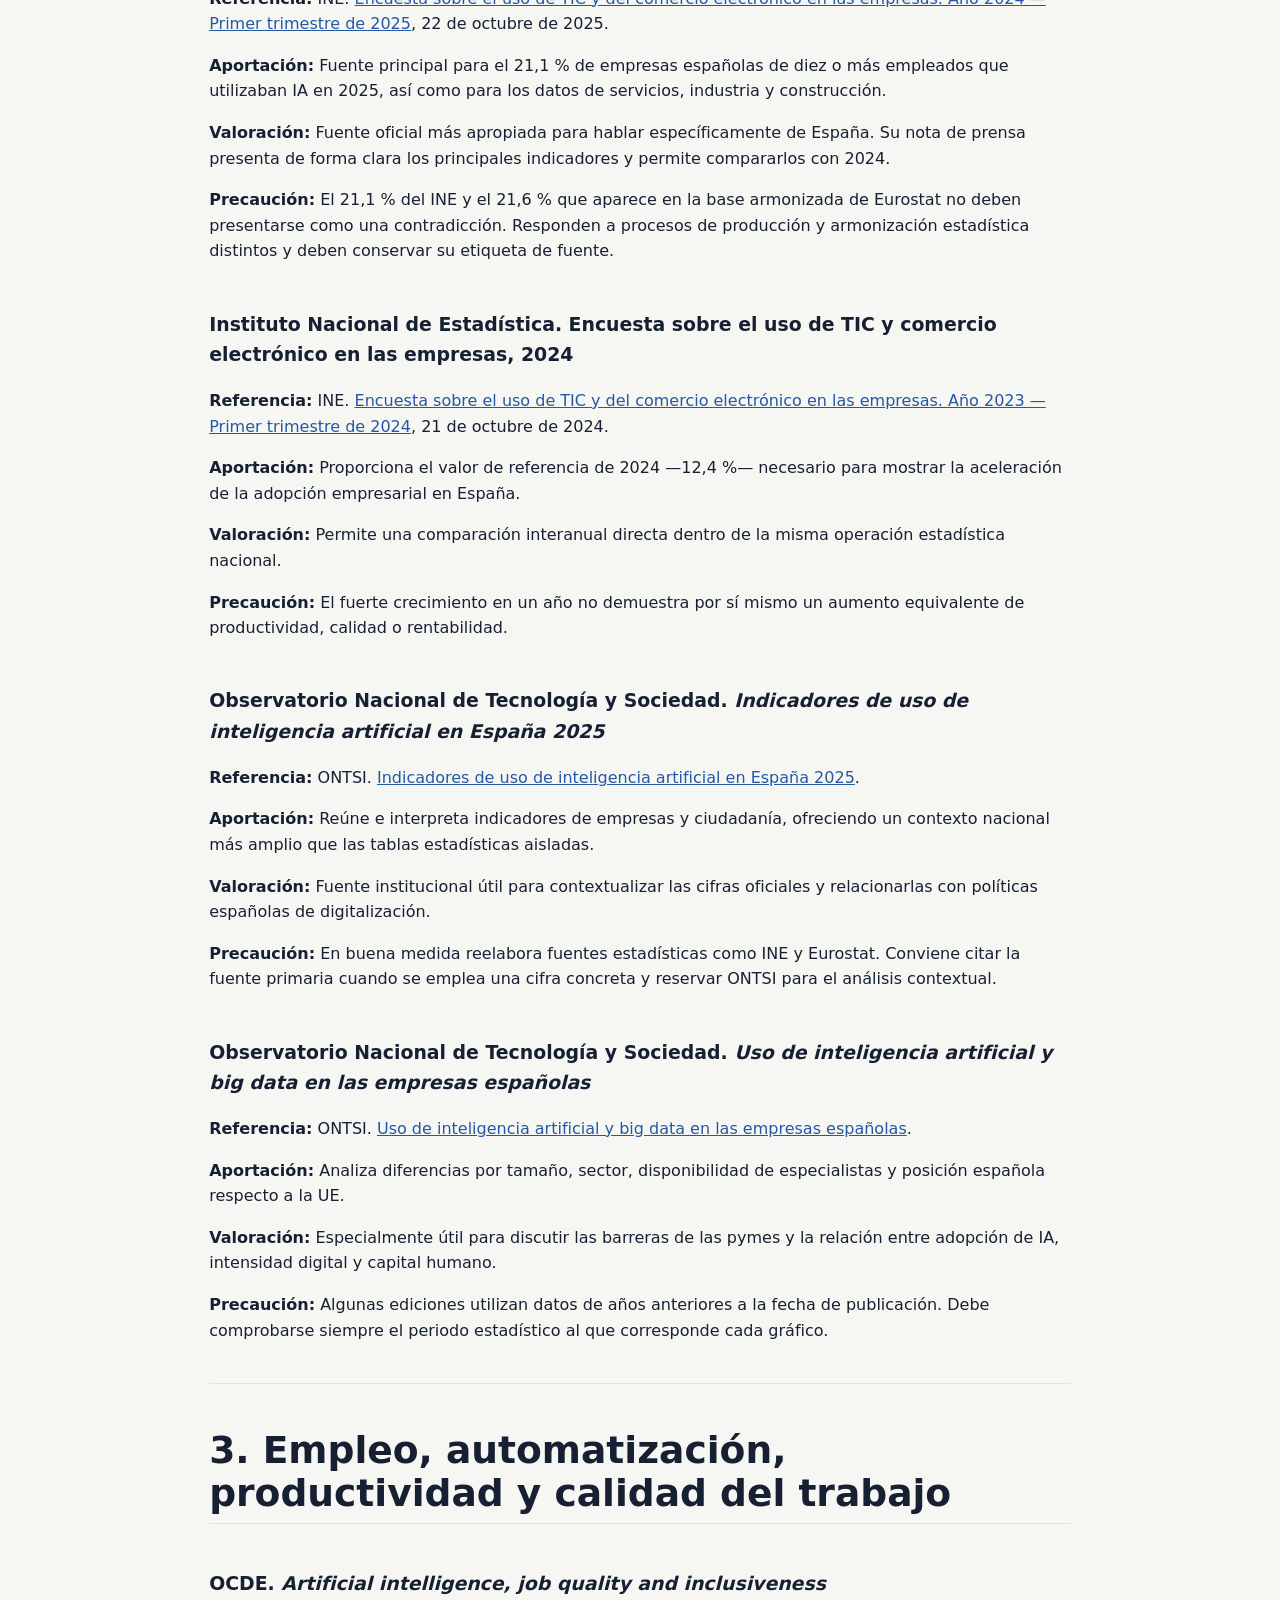
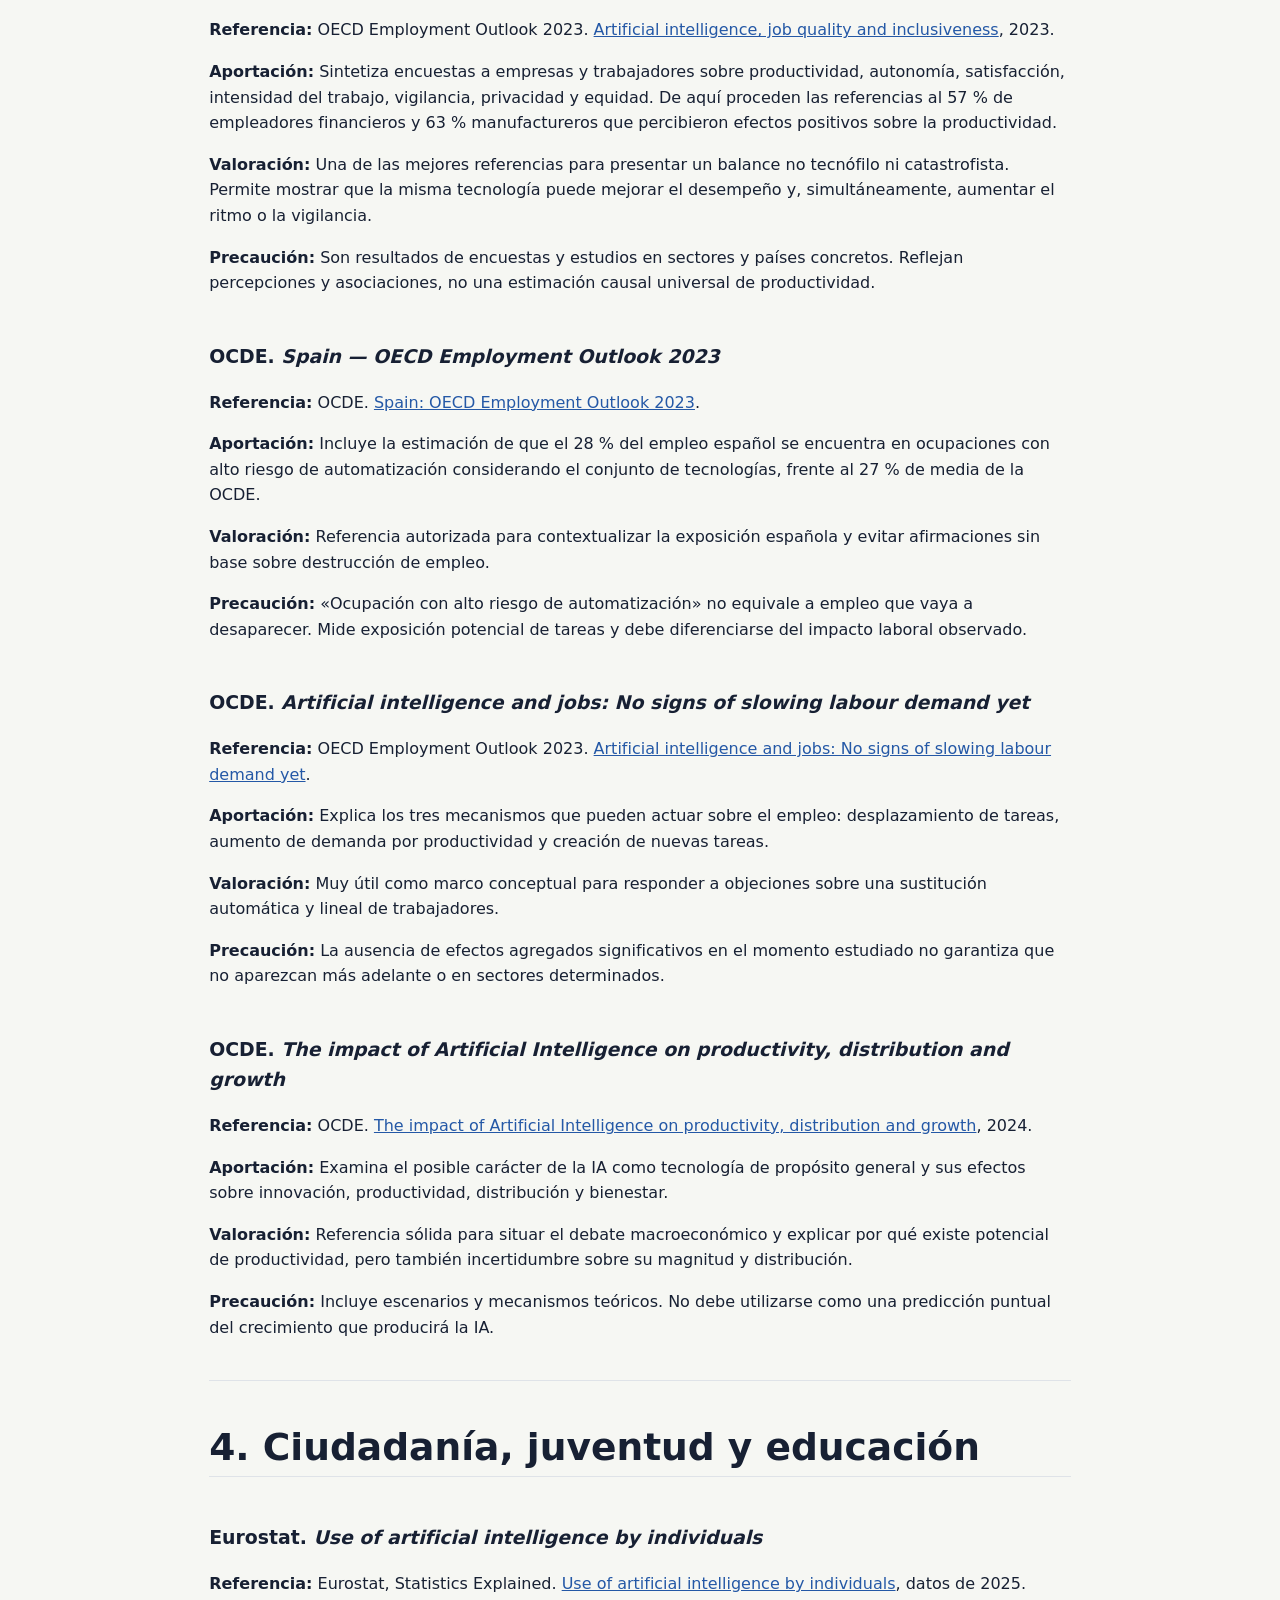
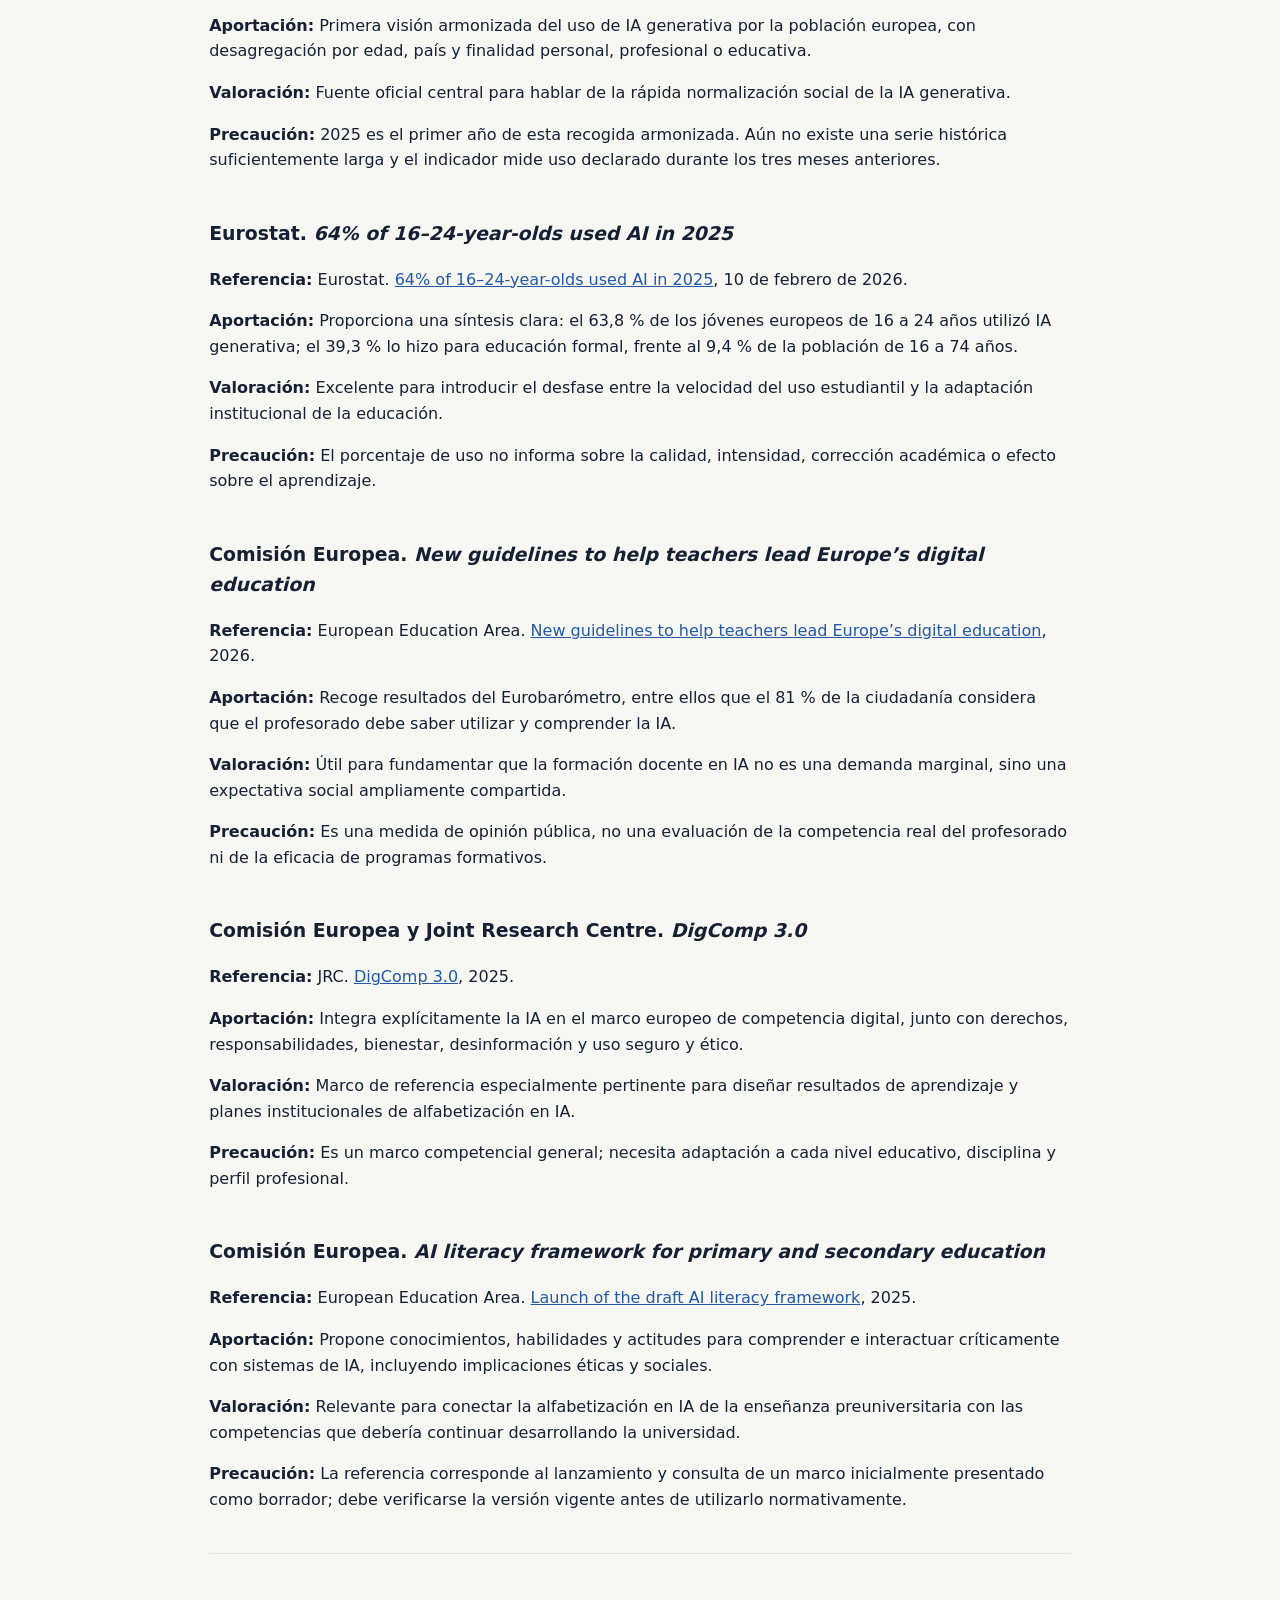
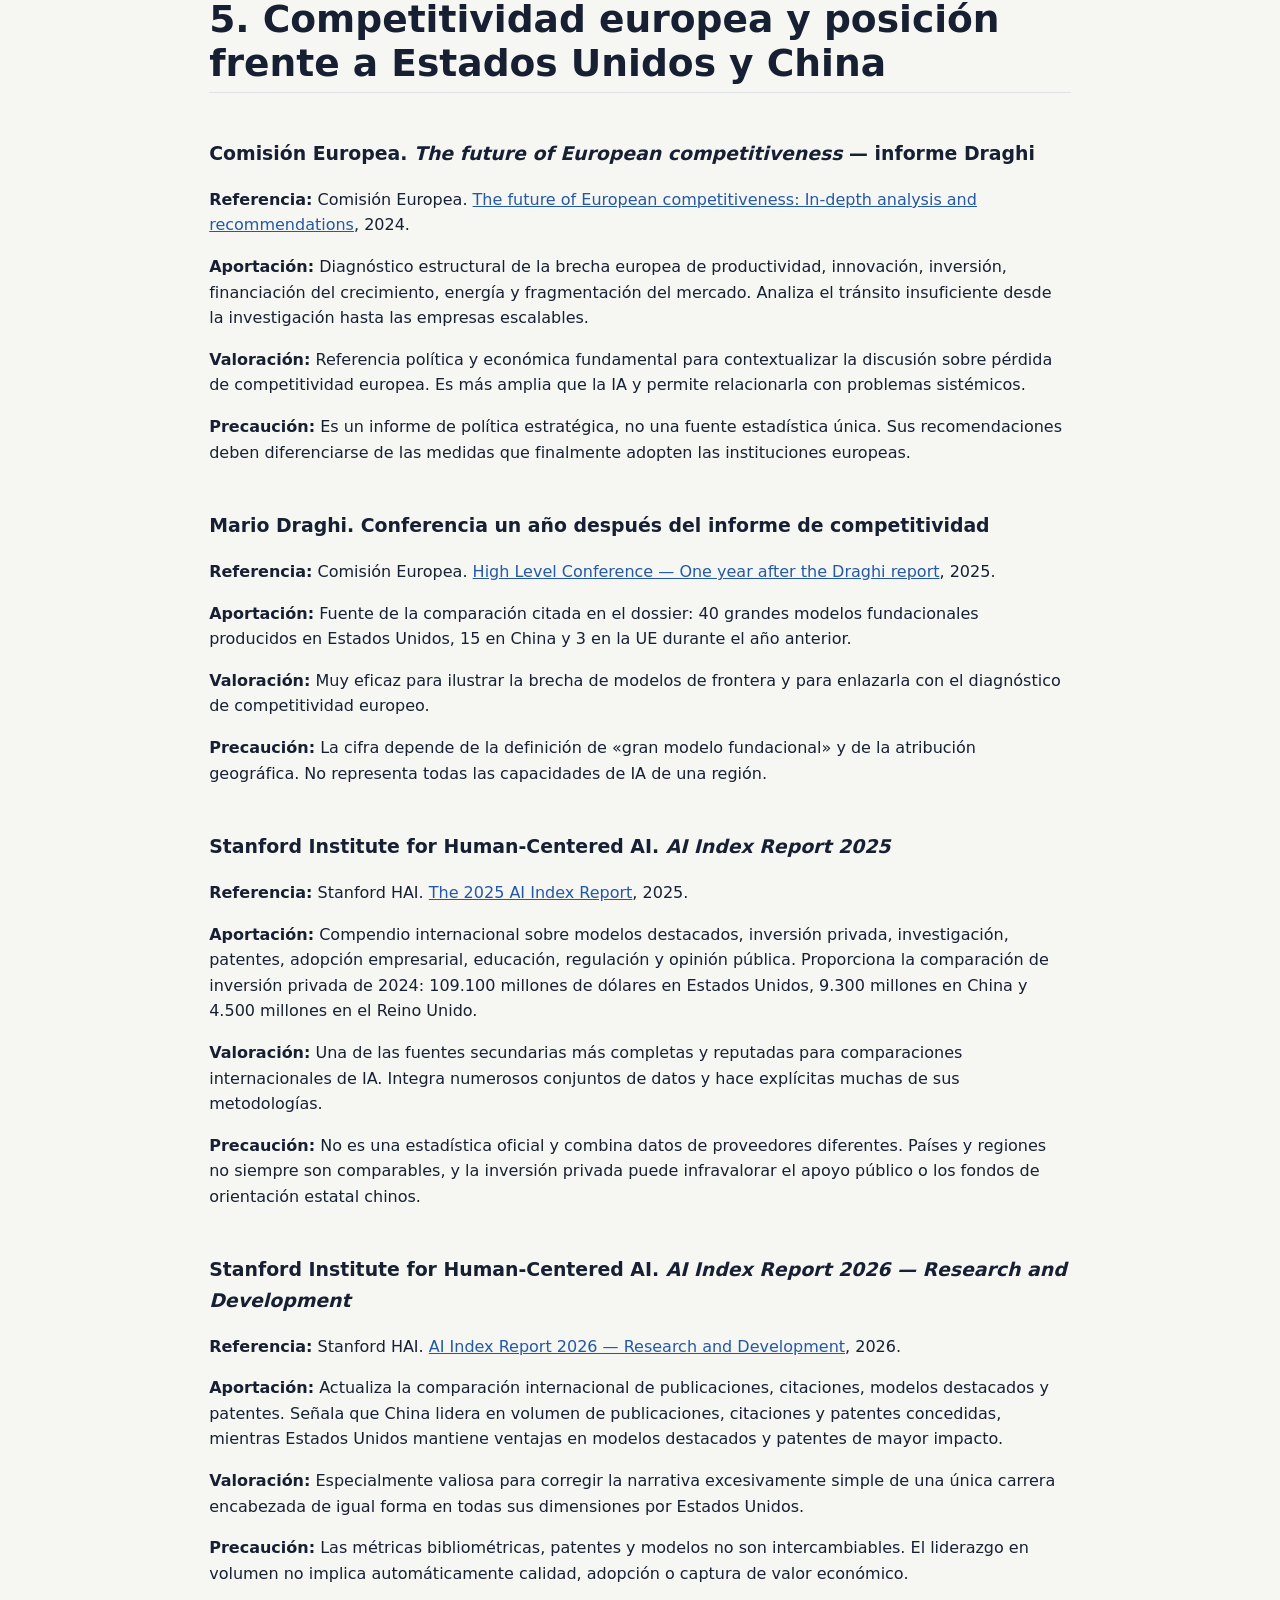
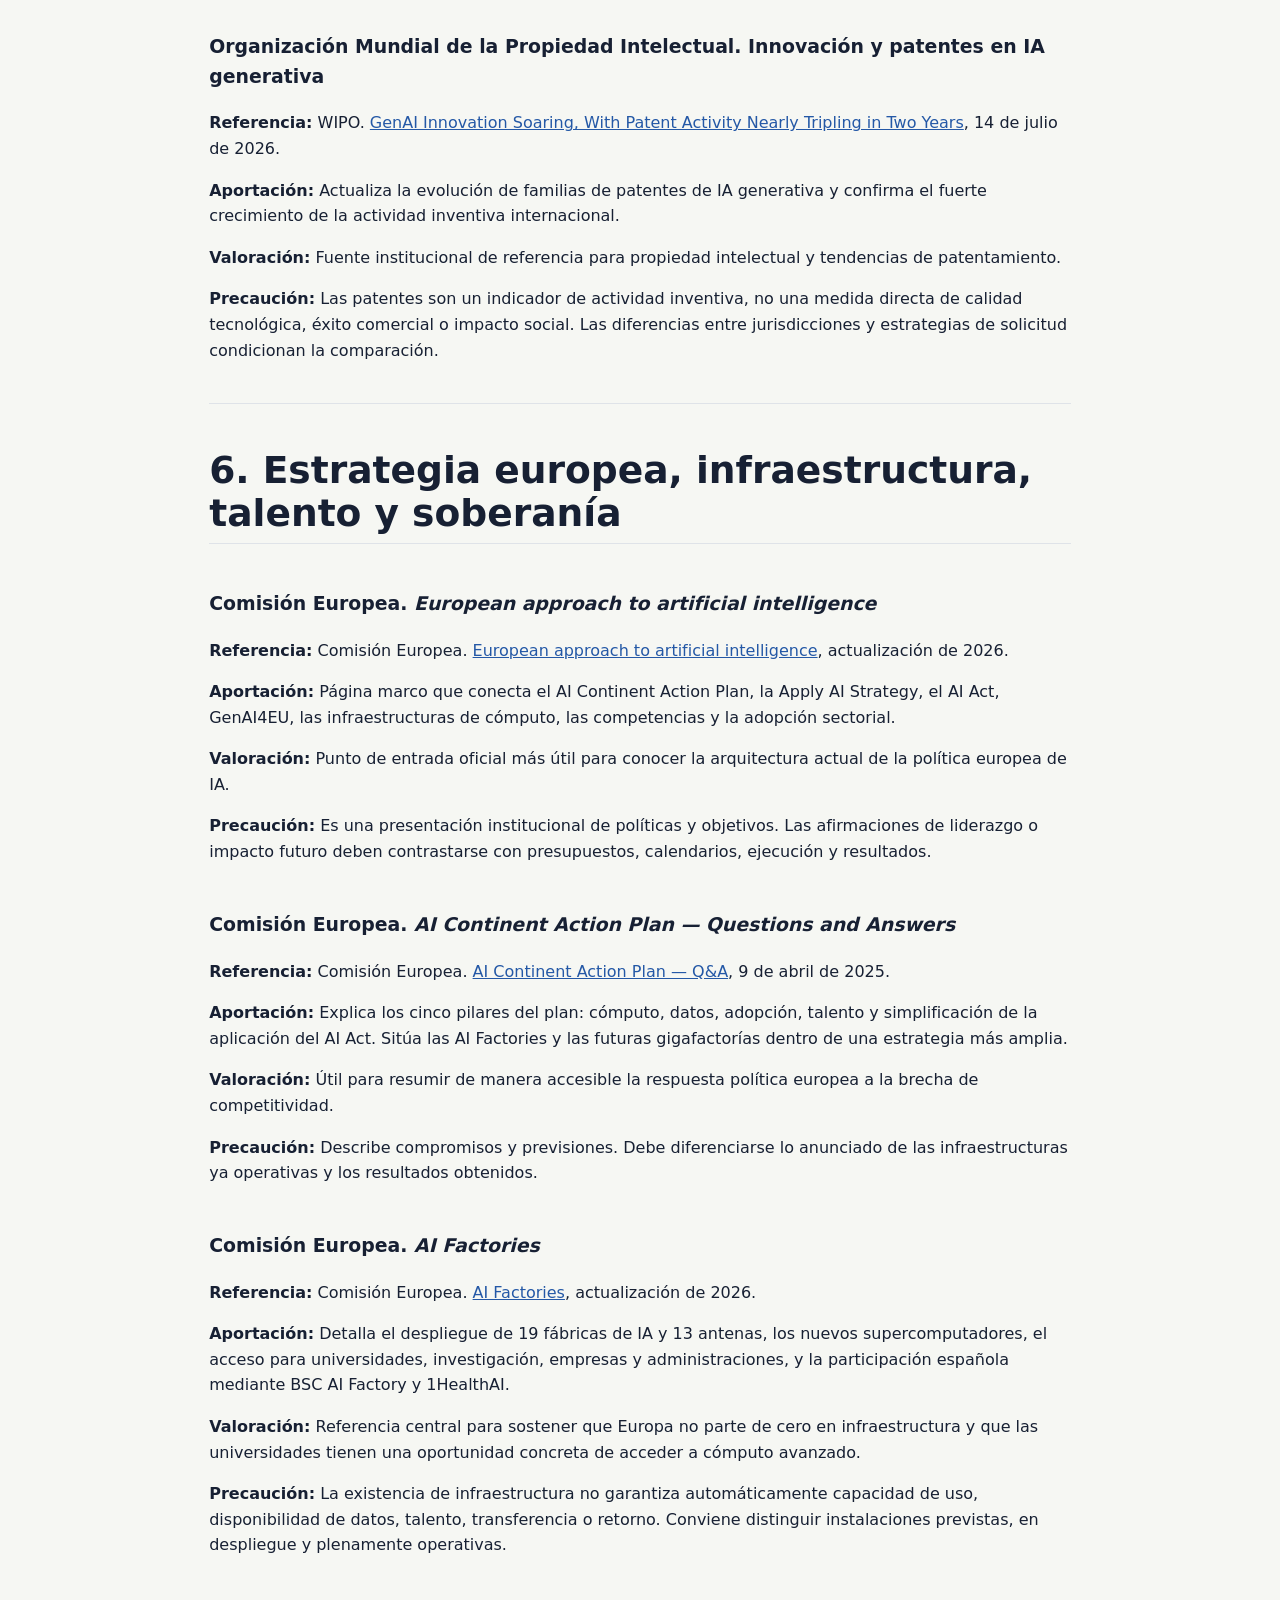
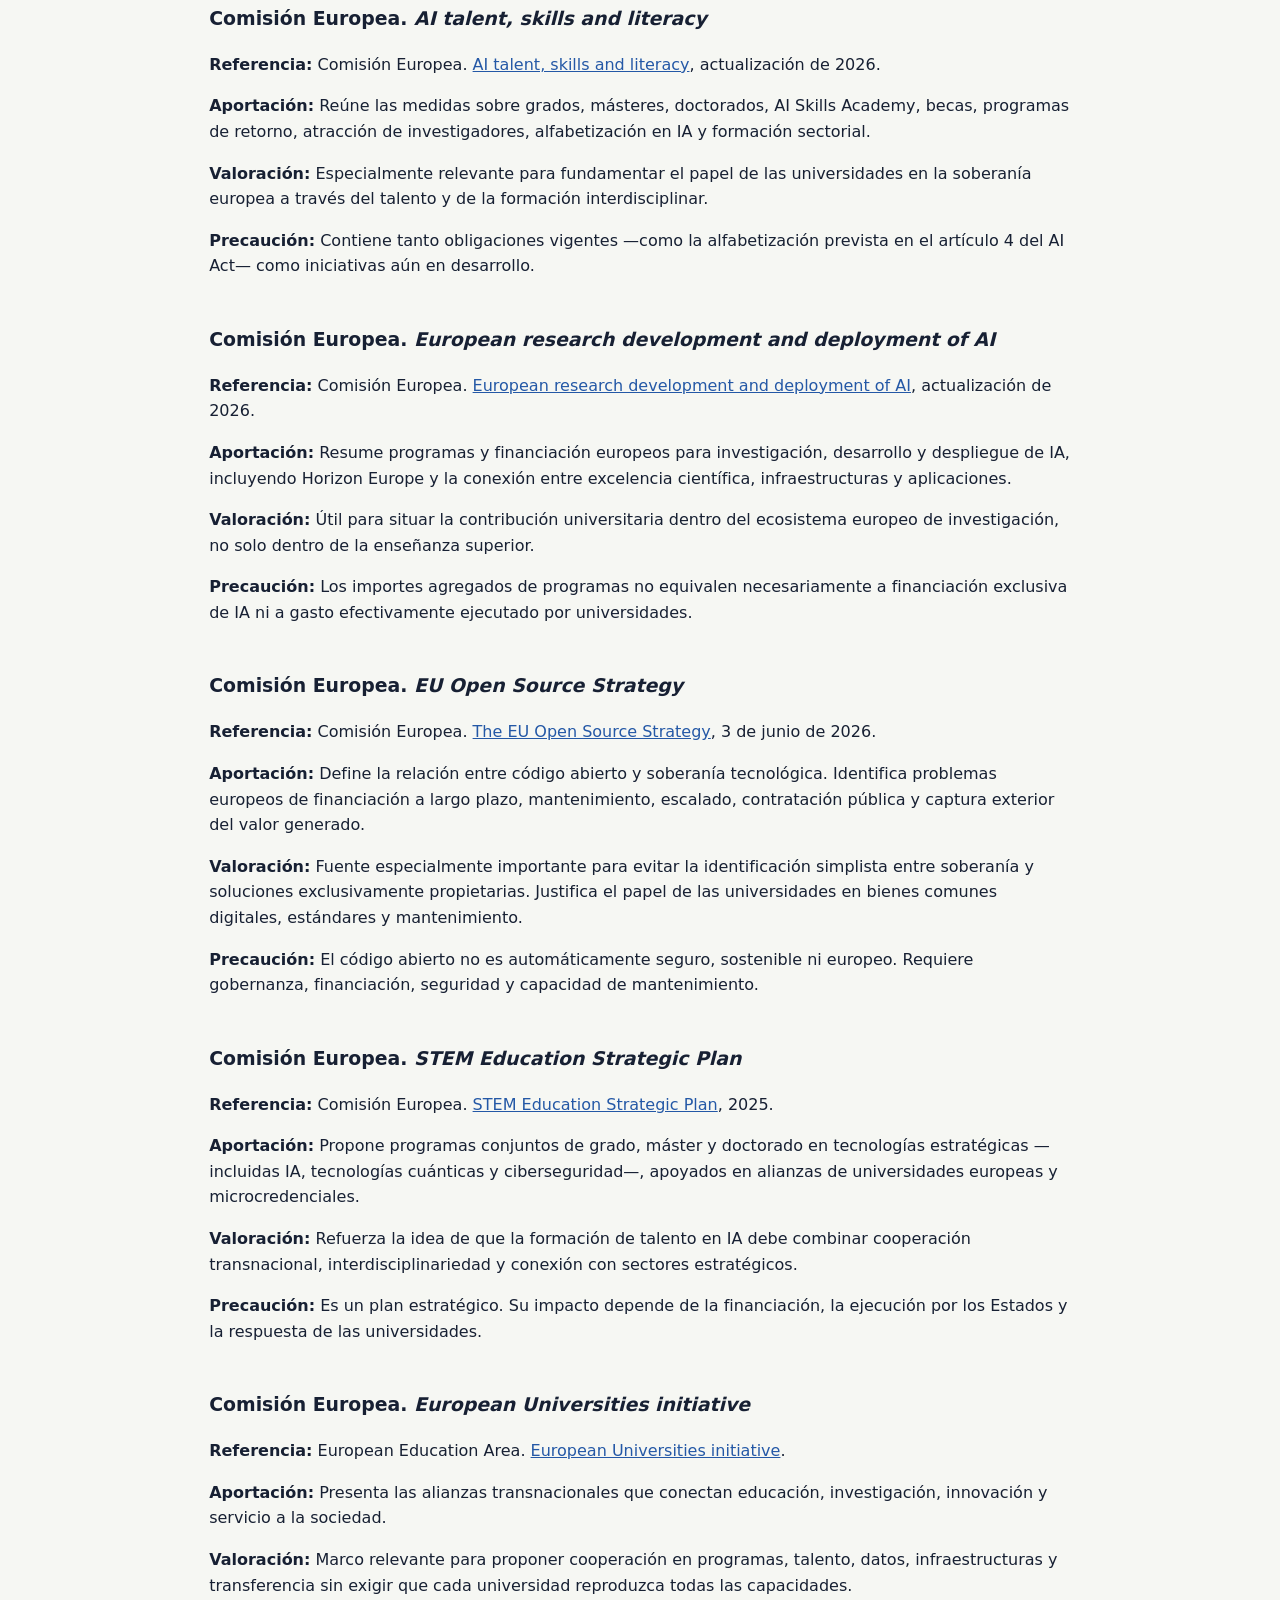
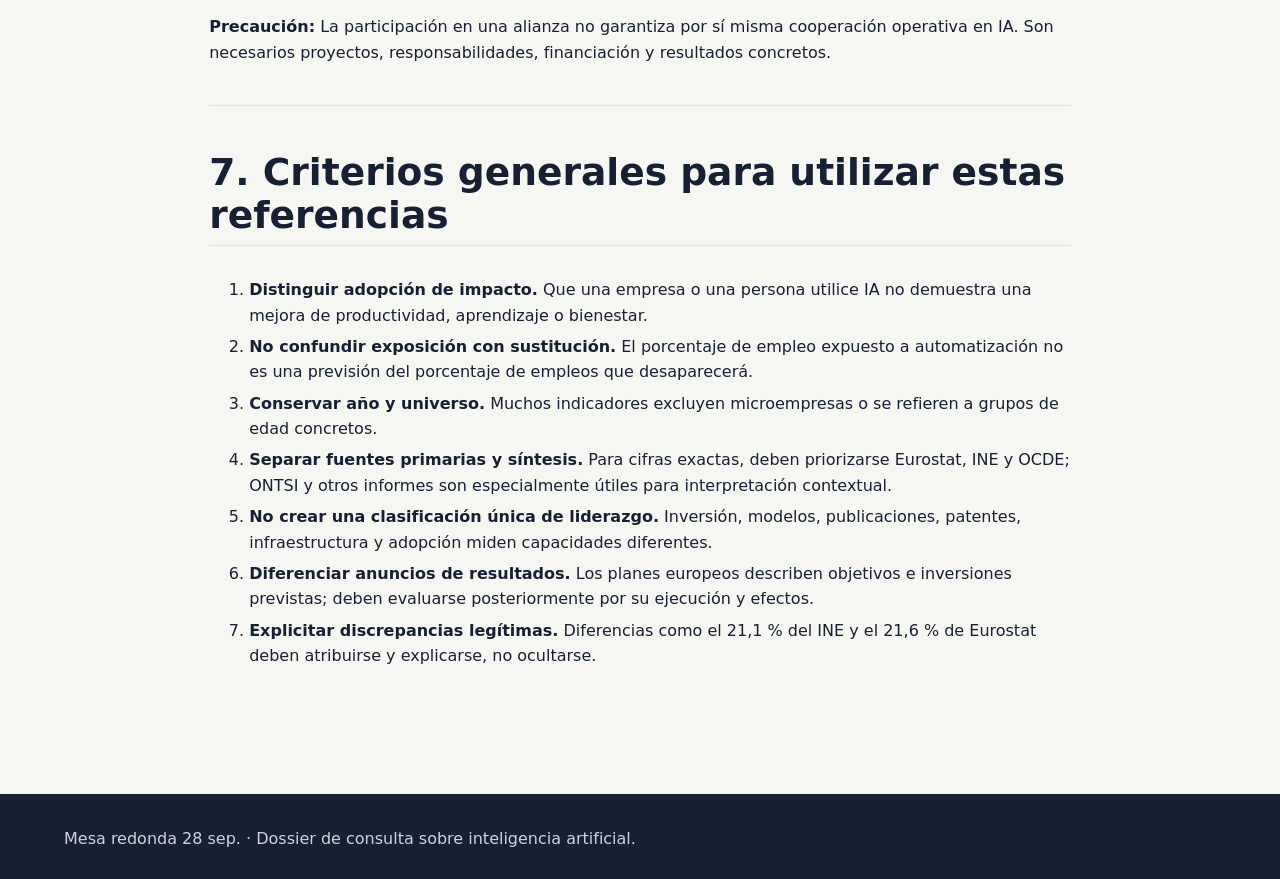
<file: referencias.html>
<!doctype html><html lang="es"><head><meta charset="utf-8"><meta name="viewport" content="width=device-width,initial-scale=1"><meta name="description" content="Bibliografía valorada, aportaciones y precauciones interpretativas."><title>Referencias comentadas · Mesa redonda 28 sep.</title><link rel="stylesheet" href="styles.css"></head><body><a class="skip" href="#contenido">Saltar al contenido</a><header class="hero"><button class="print" onclick="window.print()">Imprimir / PDF</button><div class="eyebrow">Mesa redonda 28 sep.</div><h1>Referencias comentadas</h1><p>Bibliografía valorada, aportaciones y precauciones interpretativas.</p><span class="stamp">Corte documental: 31 agosto 2026</span></header><nav class="doc-nav" aria-label="Documentos"><a class="" href="index.html">Inicio</a><a class="" href="dossier.html">España–UE</a><a class="" href="intervencion.html">Intervención</a><a class="" href="soberania.html">Soberanía</a><a class="current" href="referencias.html">Referencias</a></nav><nav class="subnav" aria-label="Secciones"></nav><main id="contenido" class="panel-shell markdown-body"><section id="referencias-comentadas" class="level1">
<h1>Referencias comentadas</h1>
<section id="impacto-de-la-inteligencia-artificial-en-españa-y-europa"
class="level2">
<h2>Impacto de la inteligencia artificial en España y Europa</h2>
<p>Este documento reúne las principales referencias empleadas para
elaborar:</p>
<ul>
<li>El dossier comparativo sobre el impacto de la IA en España y la
Unión Europea.</li>
<li>La intervención «La IA como instrumento de progreso».</li>
<li>La guía de posibles objeciones.</li>
<li>El dossier sobre soberanía europea en IA y papel de las
universidades.</li>
</ul>
<p>Las referencias se agrupan por temas. En cada caso se indica su
utilidad, su grado de autoridad y las precauciones necesarias para
interpretar correctamente sus datos.</p>
<p><strong>Corte documental:</strong> 31 de agosto de 2026.</p>
<hr />
</section>
<section id="1-adopción-de-ia-en-las-empresas-europeas" class="level2">
<h2>1. Adopción de IA en las empresas europeas</h2>
<section id="eurostat-use-of-artificial-intelligence-in-enterprises"
class="level3">
<h3>Eurostat. <em>Use of artificial intelligence in
enterprises</em></h3>
<p><strong>Referencia:</strong> Eurostat, Statistics Explained. <a
href="https://ec.europa.eu/eurostat/statistics-explained/index.php?title=Use_of_artificial_intelligence_in_enterprises">Use
of artificial intelligence in enterprises</a>.</p>
<p><strong>Aportación:</strong> Es la fuente estadística principal para
comparar la adopción empresarial de IA entre países, tamaños de empresa,
tecnologías y actividades económicas. Proporciona, entre otros, los
porcentajes de 2025 para información y comunicaciones, actividades
profesionales, industria, transporte, hostelería y construcción.</p>
<p><strong>Valoración:</strong> Fuente oficial, armonizada y
especialmente adecuada para comparaciones dentro de la UE. Es preferible
a encuestas comerciales o informes de consultoras cuando se quieren
efectuar comparaciones entre Estados miembros.</p>
<p><strong>Precaución:</strong> El indicador mide si una empresa utiliza
al menos una tecnología de IA; no mide intensidad, calidad, retorno
económico ni madurez de la implantación. El universo suele limitarse a
empresas con diez o más personas empleadas, por lo que excluye muchas
microempresas.</p>
</section>
<section
id="eurostat-the-use-of-artificial-intelligence-technologies-in-the-european-union"
class="level3">
<h3>Eurostat. <em>The use of artificial intelligence technologies in the
European Union</em></h3>
<p><strong>Referencia:</strong> Eurostat. <a
href="https://ec.europa.eu/eurostat/documents/7870049/23260410/KS-01-26-009-EN-N.pdf/37d063cb-28cf-3b4e-91f3-c3784c970842">The
use of artificial intelligence technologies in the European Union</a>,
2026.</p>
<p><strong>Aportación:</strong> Informe analítico que reúne los datos
europeos de 2025, explica las tecnologías incluidas y ofrece
comparaciones por país, tamaño, sector, finalidad y número de
tecnologías utilizadas.</p>
<p><strong>Valoración:</strong> Es probablemente la referencia más
completa y manejable para preparar gráficos y mensajes públicos sobre
adopción empresarial europea. Permite situar el 20 % de media de la UE y
las diferencias entre Dinamarca, Finlandia, España y los países con
menor adopción.</p>
<p><strong>Precaución:</strong> Algunas series presentan rupturas
metodológicas. Conviene consultar las notas de cada figura antes de
comparar variaciones interanuales o datos nacionales aparentemente
discrepantes.</p>
</section>
<section id="eurostat-conjunto-de-datos-isoc_eb_ai" class="level3">
<h3>Eurostat. Conjunto de datos <code>isoc_eb_ai</code></h3>
<p><strong>Referencia:</strong> Eurostat Data Browser. <a
href="https://ec.europa.eu/eurostat/databrowser/view/isoc_eb_ai/default/table?lang=en">Artificial
intelligence by size class of enterprise</a>.</p>
<p><strong>Aportación:</strong> Datos desagregados por país, año, tamaño
empresarial, tecnología y finalidad de uso. Es la base cuantitativa que
sustenta buena parte de los gráficos de Eurostat.</p>
<p><strong>Valoración:</strong> Fuente adecuada cuando se necesitan
cifras exactas o una selección personalizada de países y años.</p>
<p><strong>Precaución:</strong> La tabla tiene muchas dimensiones. Es
fácil comparar categorías distintas si no se conservan los filtros, la
unidad, la clase de tamaño y la definición del indicador.</p>
</section>
<section id="eurostat-conjunto-de-datos-isoc_eb_ain2" class="level3">
<h3>Eurostat. Conjunto de datos <code>isoc_eb_ain2</code></h3>
<p><strong>Referencia:</strong> Eurostat Data Browser. <a
href="https://ec.europa.eu/eurostat/databrowser/view/isoc_eb_ain2/default/table?lang=en">Artificial
intelligence by NACE Rev. 2 activity</a>.</p>
<p><strong>Aportación:</strong> Permite estudiar la adopción por ramas
de actividad económica conforme a la clasificación NACE.</p>
<p><strong>Valoración:</strong> Esencial para demostrar que las
diferencias sectoriales son tan relevantes como las diferencias
nacionales.</p>
<p><strong>Precaución:</strong> Las categorías sectoriales de Eurostat
no siempre coinciden con las agrupaciones más amplias que publica el
INE. No debe compararse, por ejemplo, el sector español de «servicios»
con «información y comunicaciones» como si fueran equivalentes.</p>
</section>
<section id="eurostat-digitalisation-in-europe--2025-edition"
class="level3">
<h3>Eurostat. <em>Digitalisation in Europe — 2025 edition</em></h3>
<p><strong>Referencia:</strong> Eurostat. <a
href="https://ec.europa.eu/eurostat/web/interactive-publications/digitalisation-2025">Digitalisation
in Europe — 2025 edition</a>.</p>
<p><strong>Aportación:</strong> Sitúa la IA en el contexto más amplio de
la digitalización: nube, analítica de datos, comercio electrónico,
tecnologías utilizadas y objetivos de la Década Digital.</p>
<p><strong>Valoración:</strong> Muy útil para evitar que la IA se
analice aisladamente de los prerrequisitos digitales de las
organizaciones.</p>
<p><strong>Precaución:</strong> Parte de los datos se refiere a 2024
aunque la publicación sea de 2025. Siempre debe indicarse el año
concreto de cada indicador.</p>
<hr />
</section>
</section>
<section id="2-españa-adopción-empresarial-y-estructura-sectorial"
class="level2">
<h2>2. España: adopción empresarial y estructura sectorial</h2>
<section
id="instituto-nacional-de-estadística-encuesta-sobre-el-uso-de-tic-y-comercio-electrónico-en-las-empresas-2025"
class="level3">
<h3>Instituto Nacional de Estadística. Encuesta sobre el uso de TIC y
comercio electrónico en las empresas, 2025</h3>
<p><strong>Referencia:</strong> INE. <a
href="https://www.ine.es/dyngs/Prensa/ETICCE20241T2025.htm">Encuesta
sobre el uso de TIC y del comercio electrónico en las empresas. Año 2024
— Primer trimestre de 2025</a>, 22 de octubre de 2025.</p>
<p><strong>Aportación:</strong> Fuente principal para el 21,1 % de
empresas españolas de diez o más empleados que utilizaban IA en 2025,
así como para los datos de servicios, industria y construcción.</p>
<p><strong>Valoración:</strong> Fuente oficial más apropiada para hablar
específicamente de España. Su nota de prensa presenta de forma clara los
principales indicadores y permite compararlos con 2024.</p>
<p><strong>Precaución:</strong> El 21,1 % del INE y el 21,6 % que
aparece en la base armonizada de Eurostat no deben presentarse como una
contradicción. Responden a procesos de producción y armonización
estadística distintos y deben conservar su etiqueta de fuente.</p>
</section>
<section
id="instituto-nacional-de-estadística-encuesta-sobre-el-uso-de-tic-y-comercio-electrónico-en-las-empresas-2024"
class="level3">
<h3>Instituto Nacional de Estadística. Encuesta sobre el uso de TIC y
comercio electrónico en las empresas, 2024</h3>
<p><strong>Referencia:</strong> INE. <a
href="https://www.ine.es/dyngs/Prensa/ETICCE20231T2024.htm">Encuesta
sobre el uso de TIC y del comercio electrónico en las empresas. Año 2023
— Primer trimestre de 2024</a>, 21 de octubre de 2024.</p>
<p><strong>Aportación:</strong> Proporciona el valor de referencia de
2024 —12,4 %— necesario para mostrar la aceleración de la adopción
empresarial en España.</p>
<p><strong>Valoración:</strong> Permite una comparación interanual
directa dentro de la misma operación estadística nacional.</p>
<p><strong>Precaución:</strong> El fuerte crecimiento en un año no
demuestra por sí mismo un aumento equivalente de productividad, calidad
o rentabilidad.</p>
</section>
<section
id="observatorio-nacional-de-tecnología-y-sociedad-indicadores-de-uso-de-inteligencia-artificial-en-españa-2025"
class="level3">
<h3>Observatorio Nacional de Tecnología y Sociedad. <em>Indicadores de
uso de inteligencia artificial en España 2025</em></h3>
<p><strong>Referencia:</strong> ONTSI. <a
href="https://www.ontsi.es/es/publicaciones/indicadores-de-uso-de-inteligencia-artificial-en-espana-2025">Indicadores
de uso de inteligencia artificial en España 2025</a>.</p>
<p><strong>Aportación:</strong> Reúne e interpreta indicadores de
empresas y ciudadanía, ofreciendo un contexto nacional más amplio que
las tablas estadísticas aisladas.</p>
<p><strong>Valoración:</strong> Fuente institucional útil para
contextualizar las cifras oficiales y relacionarlas con políticas
españolas de digitalización.</p>
<p><strong>Precaución:</strong> En buena medida reelabora fuentes
estadísticas como INE y Eurostat. Conviene citar la fuente primaria
cuando se emplea una cifra concreta y reservar ONTSI para el análisis
contextual.</p>
</section>
<section
id="observatorio-nacional-de-tecnología-y-sociedad-uso-de-inteligencia-artificial-y-big-data-en-las-empresas-españolas"
class="level3">
<h3>Observatorio Nacional de Tecnología y Sociedad. <em>Uso de
inteligencia artificial y big data en las empresas españolas</em></h3>
<p><strong>Referencia:</strong> ONTSI. <a
href="https://www.ontsi.es/es/publicaciones/uso-de-inteligencia-artificial-y-big-data-en-las-empresas-espanolas">Uso
de inteligencia artificial y big data en las empresas españolas</a>.</p>
<p><strong>Aportación:</strong> Analiza diferencias por tamaño, sector,
disponibilidad de especialistas y posición española respecto a la
UE.</p>
<p><strong>Valoración:</strong> Especialmente útil para discutir las
barreras de las pymes y la relación entre adopción de IA, intensidad
digital y capital humano.</p>
<p><strong>Precaución:</strong> Algunas ediciones utilizan datos de años
anteriores a la fecha de publicación. Debe comprobarse siempre el
periodo estadístico al que corresponde cada gráfico.</p>
<hr />
</section>
</section>
<section
id="3-empleo-automatización-productividad-y-calidad-del-trabajo"
class="level2">
<h2>3. Empleo, automatización, productividad y calidad del trabajo</h2>
<section id="ocde-artificial-intelligence-job-quality-and-inclusiveness"
class="level3">
<h3>OCDE. <em>Artificial intelligence, job quality and
inclusiveness</em></h3>
<p><strong>Referencia:</strong> OECD Employment Outlook 2023. <a
href="https://www.oecd.org/en/publications/oecd-employment-outlook-2023_08785bba-en/full-report/artificial-intelligence-job-quality-and-inclusiveness_a713d0ad.html">Artificial
intelligence, job quality and inclusiveness</a>, 2023.</p>
<p><strong>Aportación:</strong> Sintetiza encuestas a empresas y
trabajadores sobre productividad, autonomía, satisfacción, intensidad
del trabajo, vigilancia, privacidad y equidad. De aquí proceden las
referencias al 57 % de empleadores financieros y 63 % manufactureros que
percibieron efectos positivos sobre la productividad.</p>
<p><strong>Valoración:</strong> Una de las mejores referencias para
presentar un balance no tecnófilo ni catastrofista. Permite mostrar que
la misma tecnología puede mejorar el desempeño y, simultáneamente,
aumentar el ritmo o la vigilancia.</p>
<p><strong>Precaución:</strong> Son resultados de encuestas y estudios
en sectores y países concretos. Reflejan percepciones y asociaciones, no
una estimación causal universal de productividad.</p>
</section>
<section id="ocde-spain--oecd-employment-outlook-2023" class="level3">
<h3>OCDE. <em>Spain — OECD Employment Outlook 2023</em></h3>
<p><strong>Referencia:</strong> OCDE. <a
href="https://www.oecd.org/en/publications/oecd-employment-outlook-2023_08785bba-en/full-report/spain_ea6f5f6f.html">Spain:
OECD Employment Outlook 2023</a>.</p>
<p><strong>Aportación:</strong> Incluye la estimación de que el 28 % del
empleo español se encuentra en ocupaciones con alto riesgo de
automatización considerando el conjunto de tecnologías, frente al 27 %
de media de la OCDE.</p>
<p><strong>Valoración:</strong> Referencia autorizada para
contextualizar la exposición española y evitar afirmaciones sin base
sobre destrucción de empleo.</p>
<p><strong>Precaución:</strong> «Ocupación con alto riesgo de
automatización» no equivale a empleo que vaya a desaparecer. Mide
exposición potencial de tareas y debe diferenciarse del impacto laboral
observado.</p>
</section>
<section
id="ocde-artificial-intelligence-and-jobs-no-signs-of-slowing-labour-demand-yet"
class="level3">
<h3>OCDE. <em>Artificial intelligence and jobs: No signs of slowing
labour demand yet</em></h3>
<p><strong>Referencia:</strong> OECD Employment Outlook 2023. <a
href="https://www.oecd.org/en/publications/oecd-employment-outlook-2023_08785bba-en/full-report/artificial-intelligence-and-jobs-no-signs-of-slowing-labour-demand-yet_5aebe670.html">Artificial
intelligence and jobs: No signs of slowing labour demand yet</a>.</p>
<p><strong>Aportación:</strong> Explica los tres mecanismos que pueden
actuar sobre el empleo: desplazamiento de tareas, aumento de demanda por
productividad y creación de nuevas tareas.</p>
<p><strong>Valoración:</strong> Muy útil como marco conceptual para
responder a objeciones sobre una sustitución automática y lineal de
trabajadores.</p>
<p><strong>Precaución:</strong> La ausencia de efectos agregados
significativos en el momento estudiado no garantiza que no aparezcan más
adelante o en sectores determinados.</p>
</section>
<section
id="ocde-the-impact-of-artificial-intelligence-on-productivity-distribution-and-growth"
class="level3">
<h3>OCDE. <em>The impact of Artificial Intelligence on productivity,
distribution and growth</em></h3>
<p><strong>Referencia:</strong> OCDE. <a
href="https://www.oecd.org/en/publications/the-impact-of-artificial-intelligence-on-productivity-distribution-and-growth_8d900037-en.html">The
impact of Artificial Intelligence on productivity, distribution and
growth</a>, 2024.</p>
<p><strong>Aportación:</strong> Examina el posible carácter de la IA
como tecnología de propósito general y sus efectos sobre innovación,
productividad, distribución y bienestar.</p>
<p><strong>Valoración:</strong> Referencia sólida para situar el debate
macroeconómico y explicar por qué existe potencial de productividad,
pero también incertidumbre sobre su magnitud y distribución.</p>
<p><strong>Precaución:</strong> Incluye escenarios y mecanismos
teóricos. No debe utilizarse como una predicción puntual del crecimiento
que producirá la IA.</p>
<hr />
</section>
</section>
<section id="4-ciudadanía-juventud-y-educación" class="level2">
<h2>4. Ciudadanía, juventud y educación</h2>
<section id="eurostat-use-of-artificial-intelligence-by-individuals"
class="level3">
<h3>Eurostat. <em>Use of artificial intelligence by
individuals</em></h3>
<p><strong>Referencia:</strong> Eurostat, Statistics Explained. <a
href="https://ec.europa.eu/eurostat/statistics-explained/index.php?title=Use_of_artificial_intelligence_by_individuals">Use
of artificial intelligence by individuals</a>, datos de 2025.</p>
<p><strong>Aportación:</strong> Primera visión armonizada del uso de IA
generativa por la población europea, con desagregación por edad, país y
finalidad personal, profesional o educativa.</p>
<p><strong>Valoración:</strong> Fuente oficial central para hablar de la
rápida normalización social de la IA generativa.</p>
<p><strong>Precaución:</strong> 2025 es el primer año de esta recogida
armonizada. Aún no existe una serie histórica suficientemente larga y el
indicador mide uso declarado durante los tres meses anteriores.</p>
</section>
<section id="eurostat-64-of-1624-year-olds-used-ai-in-2025"
class="level3">
<h3>Eurostat. <em>64% of 16–24-year-olds used AI in 2025</em></h3>
<p><strong>Referencia:</strong> Eurostat. <a
href="https://ec.europa.eu/eurostat/web/products-eurostat-news/w/edn-20260210-1">64%
of 16–24-year-olds used AI in 2025</a>, 10 de febrero de 2026.</p>
<p><strong>Aportación:</strong> Proporciona una síntesis clara: el 63,8
% de los jóvenes europeos de 16 a 24 años utilizó IA generativa; el 39,3
% lo hizo para educación formal, frente al 9,4 % de la población de 16 a
74 años.</p>
<p><strong>Valoración:</strong> Excelente para introducir el desfase
entre la velocidad del uso estudiantil y la adaptación institucional de
la educación.</p>
<p><strong>Precaución:</strong> El porcentaje de uso no informa sobre la
calidad, intensidad, corrección académica o efecto sobre el
aprendizaje.</p>
</section>
<section
id="comisión-europea-new-guidelines-to-help-teachers-lead-europes-digital-education"
class="level3">
<h3>Comisión Europea. <em>New guidelines to help teachers lead Europe’s
digital education</em></h3>
<p><strong>Referencia:</strong> European Education Area. <a
href="https://education.ec.europa.eu/whats-new/news/new-guidelines-to-help-teachers-lead-europes-digital-education">New
guidelines to help teachers lead Europe’s digital education</a>,
2026.</p>
<p><strong>Aportación:</strong> Recoge resultados del Eurobarómetro,
entre ellos que el 81 % de la ciudadanía considera que el profesorado
debe saber utilizar y comprender la IA.</p>
<p><strong>Valoración:</strong> Útil para fundamentar que la formación
docente en IA no es una demanda marginal, sino una expectativa social
ampliamente compartida.</p>
<p><strong>Precaución:</strong> Es una medida de opinión pública, no una
evaluación de la competencia real del profesorado ni de la eficacia de
programas formativos.</p>
</section>
<section id="comisión-europea-y-joint-research-centre-digcomp-30"
class="level3">
<h3>Comisión Europea y Joint Research Centre. <em>DigComp 3.0</em></h3>
<p><strong>Referencia:</strong> JRC. <a
href="https://joint-research-centre.ec.europa.eu/scientific-activities/key-competences-lifelong-learning/digital-competence-framework-digcomp/digcomp-30_en">DigComp
3.0</a>, 2025.</p>
<p><strong>Aportación:</strong> Integra explícitamente la IA en el marco
europeo de competencia digital, junto con derechos, responsabilidades,
bienestar, desinformación y uso seguro y ético.</p>
<p><strong>Valoración:</strong> Marco de referencia especialmente
pertinente para diseñar resultados de aprendizaje y planes
institucionales de alfabetización en IA.</p>
<p><strong>Precaución:</strong> Es un marco competencial general;
necesita adaptación a cada nivel educativo, disciplina y perfil
profesional.</p>
</section>
<section
id="comisión-europea-ai-literacy-framework-for-primary-and-secondary-education"
class="level3">
<h3>Comisión Europea. <em>AI literacy framework for primary and
secondary education</em></h3>
<p><strong>Referencia:</strong> European Education Area. <a
href="https://education.ec.europa.eu/event/empowering-learners-for-the-age-of-ai-launch-of-the-draft-ai-literacy-framework-and-stakeholder-consultations">Launch
of the draft AI literacy framework</a>, 2025.</p>
<p><strong>Aportación:</strong> Propone conocimientos, habilidades y
actitudes para comprender e interactuar críticamente con sistemas de IA,
incluyendo implicaciones éticas y sociales.</p>
<p><strong>Valoración:</strong> Relevante para conectar la
alfabetización en IA de la enseñanza preuniversitaria con las
competencias que debería continuar desarrollando la universidad.</p>
<p><strong>Precaución:</strong> La referencia corresponde al lanzamiento
y consulta de un marco inicialmente presentado como borrador; debe
verificarse la versión vigente antes de utilizarlo normativamente.</p>
<hr />
</section>
</section>
<section
id="5-competitividad-europea-y-posición-frente-a-estados-unidos-y-china"
class="level2">
<h2>5. Competitividad europea y posición frente a Estados Unidos y
China</h2>
<section
id="comisión-europea-the-future-of-european-competitiveness--informe-draghi"
class="level3">
<h3>Comisión Europea. <em>The future of European competitiveness</em> —
informe Draghi</h3>
<p><strong>Referencia:</strong> Comisión Europea. <a
href="https://commission.europa.eu/document/download/ec1409c1-d4b4-4882-8bdd-3519f86bbb92_en?filename=The+future+of+European+competitiveness_+In-depth+analysis+and+recommendations_0.pdf">The
future of European competitiveness: In-depth analysis and
recommendations</a>, 2024.</p>
<p><strong>Aportación:</strong> Diagnóstico estructural de la brecha
europea de productividad, innovación, inversión, financiación del
crecimiento, energía y fragmentación del mercado. Analiza el tránsito
insuficiente desde la investigación hasta las empresas escalables.</p>
<p><strong>Valoración:</strong> Referencia política y económica
fundamental para contextualizar la discusión sobre pérdida de
competitividad europea. Es más amplia que la IA y permite relacionarla
con problemas sistémicos.</p>
<p><strong>Precaución:</strong> Es un informe de política estratégica,
no una fuente estadística única. Sus recomendaciones deben diferenciarse
de las medidas que finalmente adopten las instituciones europeas.</p>
</section>
<section
id="mario-draghi-conferencia-un-año-después-del-informe-de-competitividad"
class="level3">
<h3>Mario Draghi. Conferencia un año después del informe de
competitividad</h3>
<p><strong>Referencia:</strong> Comisión Europea. <a
href="https://commission.europa.eu/document/download/0951a4ff-cd1a-4ea3-bc1d-f603decc1ed9_en?filename=Draghi_Speech_High_Level_Conference_One_Year_After.pdf">High
Level Conference — One year after the Draghi report</a>, 2025.</p>
<p><strong>Aportación:</strong> Fuente de la comparación citada en el
dossier: 40 grandes modelos fundacionales producidos en Estados Unidos,
15 en China y 3 en la UE durante el año anterior.</p>
<p><strong>Valoración:</strong> Muy eficaz para ilustrar la brecha de
modelos de frontera y para enlazarla con el diagnóstico de
competitividad europeo.</p>
<p><strong>Precaución:</strong> La cifra depende de la definición de
«gran modelo fundacional» y de la atribución geográfica. No representa
todas las capacidades de IA de una región.</p>
</section>
<section
id="stanford-institute-for-human-centered-ai-ai-index-report-2025"
class="level3">
<h3>Stanford Institute for Human-Centered AI. <em>AI Index Report
2025</em></h3>
<p><strong>Referencia:</strong> Stanford HAI. <a
href="https://hai.stanford.edu/ai-index/2025-ai-index-report">The 2025
AI Index Report</a>, 2025.</p>
<p><strong>Aportación:</strong> Compendio internacional sobre modelos
destacados, inversión privada, investigación, patentes, adopción
empresarial, educación, regulación y opinión pública. Proporciona la
comparación de inversión privada de 2024: 109.100 millones de dólares en
Estados Unidos, 9.300 millones en China y 4.500 millones en el Reino
Unido.</p>
<p><strong>Valoración:</strong> Una de las fuentes secundarias más
completas y reputadas para comparaciones internacionales de IA. Integra
numerosos conjuntos de datos y hace explícitas muchas de sus
metodologías.</p>
<p><strong>Precaución:</strong> No es una estadística oficial y combina
datos de proveedores diferentes. Países y regiones no siempre son
comparables, y la inversión privada puede infravalorar el apoyo público
o los fondos de orientación estatal chinos.</p>
</section>
<section
id="stanford-institute-for-human-centered-ai-ai-index-report-2026--research-and-development"
class="level3">
<h3>Stanford Institute for Human-Centered AI. <em>AI Index Report 2026 —
Research and Development</em></h3>
<p><strong>Referencia:</strong> Stanford HAI. <a
href="https://hai.stanford.edu/assets/files/ai_index_report_2026_chapter_1_research_development.pdf">AI
Index Report 2026 — Research and Development</a>, 2026.</p>
<p><strong>Aportación:</strong> Actualiza la comparación internacional
de publicaciones, citaciones, modelos destacados y patentes. Señala que
China lidera en volumen de publicaciones, citaciones y patentes
concedidas, mientras Estados Unidos mantiene ventajas en modelos
destacados y patentes de mayor impacto.</p>
<p><strong>Valoración:</strong> Especialmente valiosa para corregir la
narrativa excesivamente simple de una única carrera encabezada de igual
forma en todas sus dimensiones por Estados Unidos.</p>
<p><strong>Precaución:</strong> Las métricas bibliométricas, patentes y
modelos no son intercambiables. El liderazgo en volumen no implica
automáticamente calidad, adopción o captura de valor económico.</p>
</section>
<section
id="organización-mundial-de-la-propiedad-intelectual-innovación-y-patentes-en-ia-generativa"
class="level3">
<h3>Organización Mundial de la Propiedad Intelectual. Innovación y
patentes en IA generativa</h3>
<p><strong>Referencia:</strong> WIPO. <a
href="https://www.wipo.int/en/web/wipo-and-ai/w/news/2026/genai-innovation-soaring-with-patent-activity-nearly-tripling-in-two-years">GenAI
Innovation Soaring, With Patent Activity Nearly Tripling in Two
Years</a>, 14 de julio de 2026.</p>
<p><strong>Aportación:</strong> Actualiza la evolución de familias de
patentes de IA generativa y confirma el fuerte crecimiento de la
actividad inventiva internacional.</p>
<p><strong>Valoración:</strong> Fuente institucional de referencia para
propiedad intelectual y tendencias de patentamiento.</p>
<p><strong>Precaución:</strong> Las patentes son un indicador de
actividad inventiva, no una medida directa de calidad tecnológica, éxito
comercial o impacto social. Las diferencias entre jurisdicciones y
estrategias de solicitud condicionan la comparación.</p>
<hr />
</section>
</section>
<section id="6-estrategia-europea-infraestructura-talento-y-soberanía"
class="level2">
<h2>6. Estrategia europea, infraestructura, talento y soberanía</h2>
<section
id="comisión-europea-european-approach-to-artificial-intelligence"
class="level3">
<h3>Comisión Europea. <em>European approach to artificial
intelligence</em></h3>
<p><strong>Referencia:</strong> Comisión Europea. <a
href="https://digital-strategy.ec.europa.eu/en/policies/european-approach-artificial-intelligence">European
approach to artificial intelligence</a>, actualización de 2026.</p>
<p><strong>Aportación:</strong> Página marco que conecta el AI Continent
Action Plan, la Apply AI Strategy, el AI Act, GenAI4EU, las
infraestructuras de cómputo, las competencias y la adopción
sectorial.</p>
<p><strong>Valoración:</strong> Punto de entrada oficial más útil para
conocer la arquitectura actual de la política europea de IA.</p>
<p><strong>Precaución:</strong> Es una presentación institucional de
políticas y objetivos. Las afirmaciones de liderazgo o impacto futuro
deben contrastarse con presupuestos, calendarios, ejecución y
resultados.</p>
</section>
<section
id="comisión-europea-ai-continent-action-plan--questions-and-answers"
class="level3">
<h3>Comisión Europea. <em>AI Continent Action Plan — Questions and
Answers</em></h3>
<p><strong>Referencia:</strong> Comisión Europea. <a
href="https://digital-strategy.ec.europa.eu/en/faqs/ai-continent-action-plan-qa">AI
Continent Action Plan — Q&amp;A</a>, 9 de abril de 2025.</p>
<p><strong>Aportación:</strong> Explica los cinco pilares del plan:
cómputo, datos, adopción, talento y simplificación de la aplicación del
AI Act. Sitúa las AI Factories y las futuras gigafactorías dentro de una
estrategia más amplia.</p>
<p><strong>Valoración:</strong> Útil para resumir de manera accesible la
respuesta política europea a la brecha de competitividad.</p>
<p><strong>Precaución:</strong> Describe compromisos y previsiones. Debe
diferenciarse lo anunciado de las infraestructuras ya operativas y los
resultados obtenidos.</p>
</section>
<section id="comisión-europea-ai-factories" class="level3">
<h3>Comisión Europea. <em>AI Factories</em></h3>
<p><strong>Referencia:</strong> Comisión Europea. <a
href="https://digital-strategy.ec.europa.eu/en/policies/ai-factories">AI
Factories</a>, actualización de 2026.</p>
<p><strong>Aportación:</strong> Detalla el despliegue de 19 fábricas de
IA y 13 antenas, los nuevos supercomputadores, el acceso para
universidades, investigación, empresas y administraciones, y la
participación española mediante BSC AI Factory y 1HealthAI.</p>
<p><strong>Valoración:</strong> Referencia central para sostener que
Europa no parte de cero en infraestructura y que las universidades
tienen una oportunidad concreta de acceder a cómputo avanzado.</p>
<p><strong>Precaución:</strong> La existencia de infraestructura no
garantiza automáticamente capacidad de uso, disponibilidad de datos,
talento, transferencia o retorno. Conviene distinguir instalaciones
previstas, en despliegue y plenamente operativas.</p>
</section>
<section id="comisión-europea-ai-talent-skills-and-literacy"
class="level3">
<h3>Comisión Europea. <em>AI talent, skills and literacy</em></h3>
<p><strong>Referencia:</strong> Comisión Europea. <a
href="https://digital-strategy.ec.europa.eu/en/policies/ai-talent-skills-and-literacy">AI
talent, skills and literacy</a>, actualización de 2026.</p>
<p><strong>Aportación:</strong> Reúne las medidas sobre grados,
másteres, doctorados, AI Skills Academy, becas, programas de retorno,
atracción de investigadores, alfabetización en IA y formación
sectorial.</p>
<p><strong>Valoración:</strong> Especialmente relevante para fundamentar
el papel de las universidades en la soberanía europea a través del
talento y de la formación interdisciplinar.</p>
<p><strong>Precaución:</strong> Contiene tanto obligaciones vigentes
—como la alfabetización prevista en el artículo 4 del AI Act— como
iniciativas aún en desarrollo.</p>
</section>
<section
id="comisión-europea-european-research-development-and-deployment-of-ai"
class="level3">
<h3>Comisión Europea. <em>European research development and deployment
of AI</em></h3>
<p><strong>Referencia:</strong> Comisión Europea. <a
href="https://digital-strategy.ec.europa.eu/en/policies/european-ai-research">European
research development and deployment of AI</a>, actualización de
2026.</p>
<p><strong>Aportación:</strong> Resume programas y financiación europeos
para investigación, desarrollo y despliegue de IA, incluyendo Horizon
Europe y la conexión entre excelencia científica, infraestructuras y
aplicaciones.</p>
<p><strong>Valoración:</strong> Útil para situar la contribución
universitaria dentro del ecosistema europeo de investigación, no solo
dentro de la enseñanza superior.</p>
<p><strong>Precaución:</strong> Los importes agregados de programas no
equivalen necesariamente a financiación exclusiva de IA ni a gasto
efectivamente ejecutado por universidades.</p>
</section>
<section id="comisión-europea-eu-open-source-strategy" class="level3">
<h3>Comisión Europea. <em>EU Open Source Strategy</em></h3>
<p><strong>Referencia:</strong> Comisión Europea. <a
href="https://digital-strategy.ec.europa.eu/en/policies/open-source-strategy">The
EU Open Source Strategy</a>, 3 de junio de 2026.</p>
<p><strong>Aportación:</strong> Define la relación entre código abierto
y soberanía tecnológica. Identifica problemas europeos de financiación a
largo plazo, mantenimiento, escalado, contratación pública y captura
exterior del valor generado.</p>
<p><strong>Valoración:</strong> Fuente especialmente importante para
evitar la identificación simplista entre soberanía y soluciones
exclusivamente propietarias. Justifica el papel de las universidades en
bienes comunes digitales, estándares y mantenimiento.</p>
<p><strong>Precaución:</strong> El código abierto no es automáticamente
seguro, sostenible ni europeo. Requiere gobernanza, financiación,
seguridad y capacidad de mantenimiento.</p>
</section>
<section id="comisión-europea-stem-education-strategic-plan"
class="level3">
<h3>Comisión Europea. <em>STEM Education Strategic Plan</em></h3>
<p><strong>Referencia:</strong> Comisión Europea. <a
href="https://education.ec.europa.eu/sites/default/files/2025-03/STEM_Education_Strategic_Plan_COM_2025_89_1_EN_0.pdf">STEM
Education Strategic Plan</a>, 2025.</p>
<p><strong>Aportación:</strong> Propone programas conjuntos de grado,
máster y doctorado en tecnologías estratégicas —incluidas IA,
tecnologías cuánticas y ciberseguridad—, apoyados en alianzas de
universidades europeas y microcredenciales.</p>
<p><strong>Valoración:</strong> Refuerza la idea de que la formación de
talento en IA debe combinar cooperación transnacional,
interdisciplinariedad y conexión con sectores estratégicos.</p>
<p><strong>Precaución:</strong> Es un plan estratégico. Su impacto
depende de la financiación, la ejecución por los Estados y la respuesta
de las universidades.</p>
</section>
<section id="comisión-europea-european-universities-initiative"
class="level3">
<h3>Comisión Europea. <em>European Universities initiative</em></h3>
<p><strong>Referencia:</strong> European Education Area. <a
href="https://education.ec.europa.eu/education-levels/higher-education/european-universities-initiative">European
Universities initiative</a>.</p>
<p><strong>Aportación:</strong> Presenta las alianzas transnacionales
que conectan educación, investigación, innovación y servicio a la
sociedad.</p>
<p><strong>Valoración:</strong> Marco relevante para proponer
cooperación en programas, talento, datos, infraestructuras y
transferencia sin exigir que cada universidad reproduzca todas las
capacidades.</p>
<p><strong>Precaución:</strong> La participación en una alianza no
garantiza por sí misma cooperación operativa en IA. Son necesarios
proyectos, responsabilidades, financiación y resultados concretos.</p>
<hr />
</section>
</section>
<section id="7-criterios-generales-para-utilizar-estas-referencias"
class="level2">
<h2>7. Criterios generales para utilizar estas referencias</h2>
<ol type="1">
<li><strong>Distinguir adopción de impacto.</strong> Que una empresa o
una persona utilice IA no demuestra una mejora de productividad,
aprendizaje o bienestar.</li>
<li><strong>No confundir exposición con sustitución.</strong> El
porcentaje de empleo expuesto a automatización no es una previsión del
porcentaje de empleos que desaparecerá.</li>
<li><strong>Conservar año y universo.</strong> Muchos indicadores
excluyen microempresas o se refieren a grupos de edad concretos.</li>
<li><strong>Separar fuentes primarias y síntesis.</strong> Para cifras
exactas, deben priorizarse Eurostat, INE y OCDE; ONTSI y otros informes
son especialmente útiles para interpretación contextual.</li>
<li><strong>No crear una clasificación única de liderazgo.</strong>
Inversión, modelos, publicaciones, patentes, infraestructura y adopción
miden capacidades diferentes.</li>
<li><strong>Diferenciar anuncios de resultados.</strong> Los planes
europeos describen objetivos e inversiones previstas; deben evaluarse
posteriormente por su ejecución y efectos.</li>
<li><strong>Explicitar discrepancias legítimas.</strong> Diferencias
como el 21,1 % del INE y el 21,6 % de Eurostat deben atribuirse y
explicarse, no ocultarse.</li>
</ol>
</section>
</section>
</main><a class="backtop" href="#contenido" aria-label="Volver arriba">↑</a><footer class="site-footer">Mesa redonda 28 sep. · Dossier de consulta sobre inteligencia artificial.</footer></body></html>
</file>
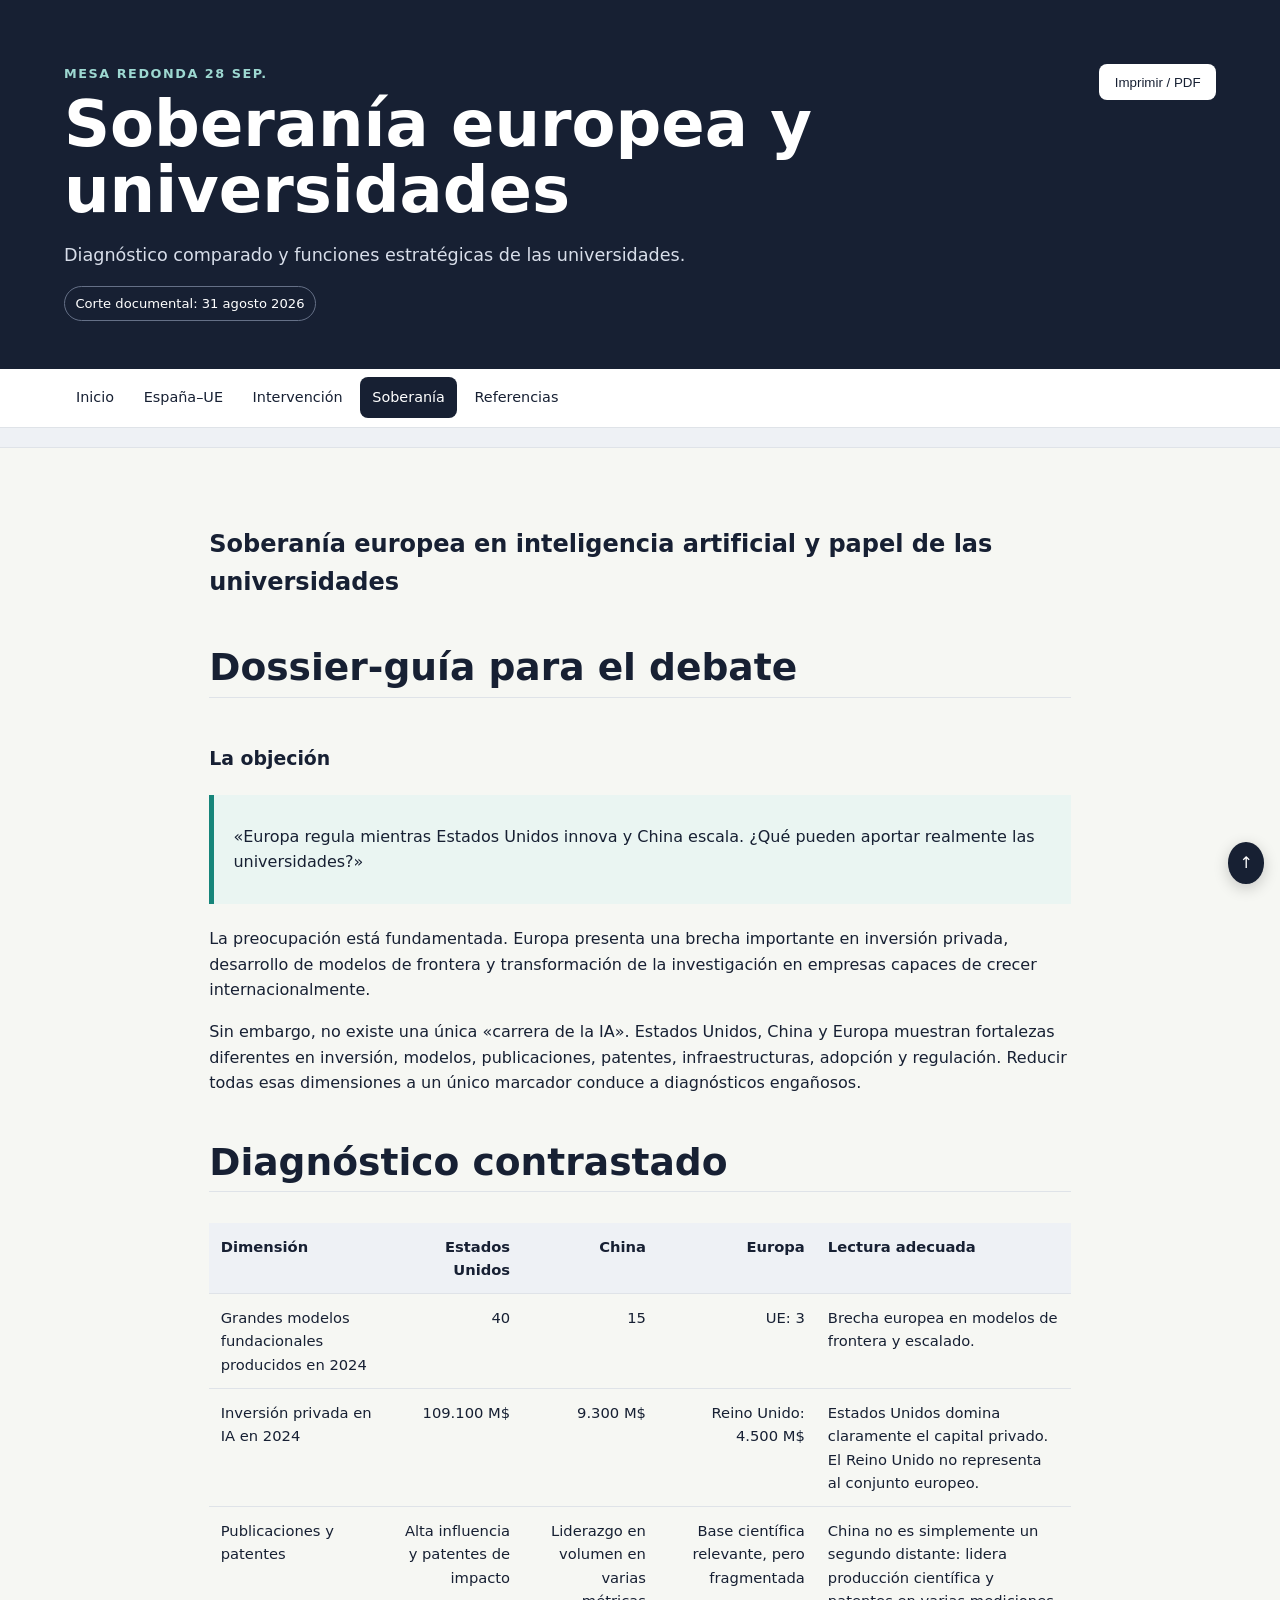
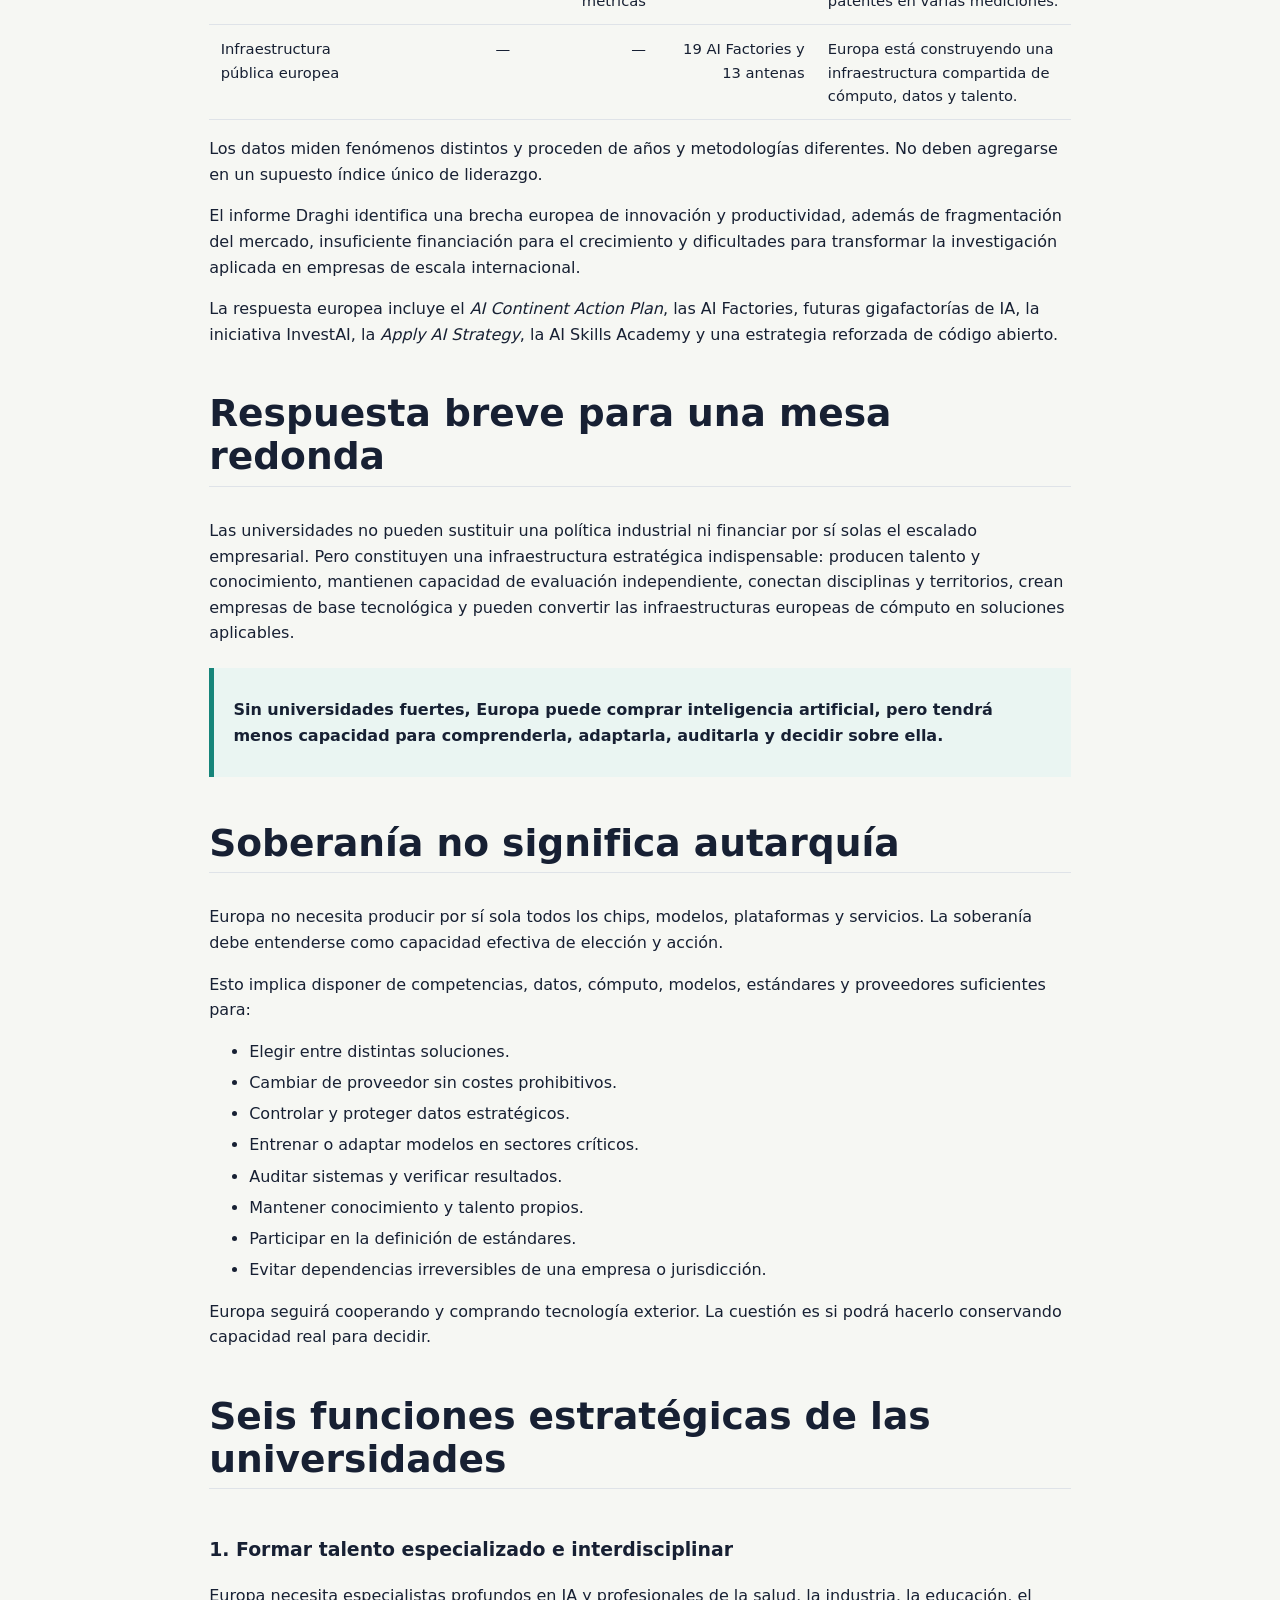
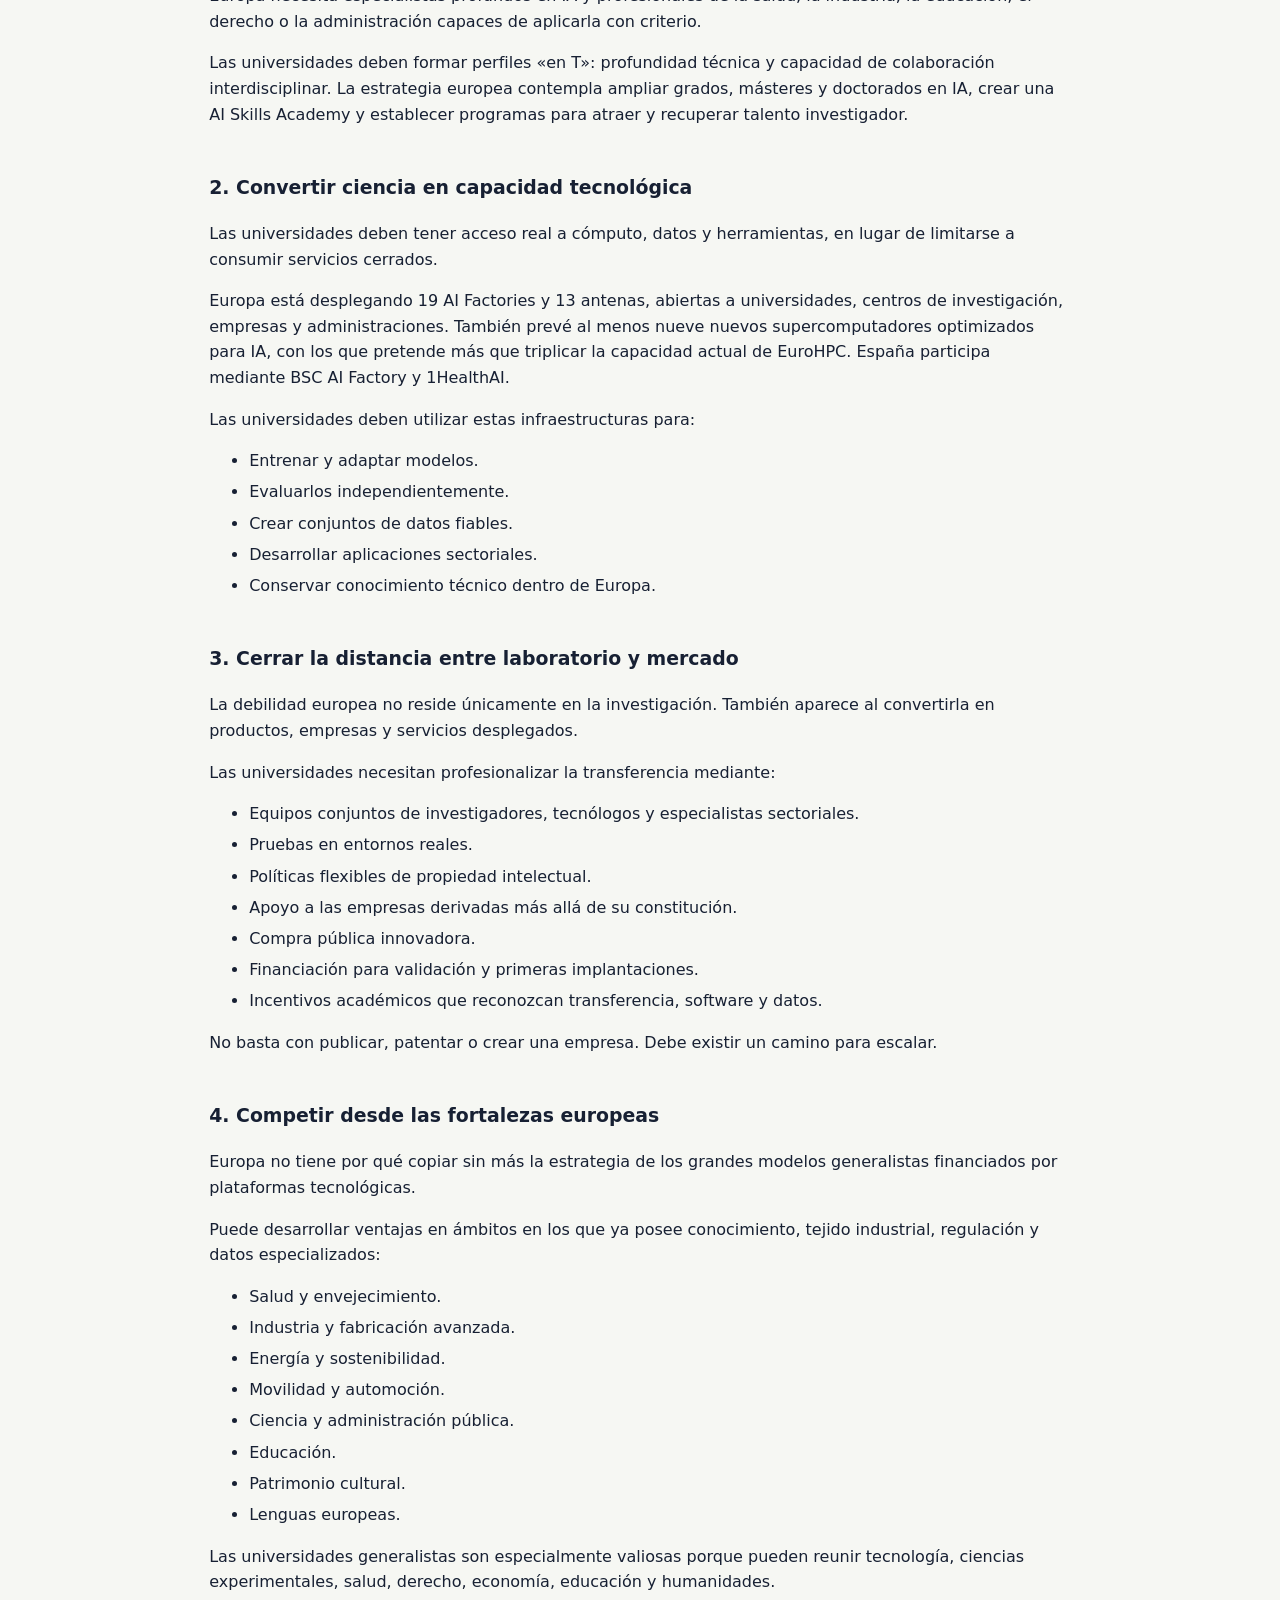
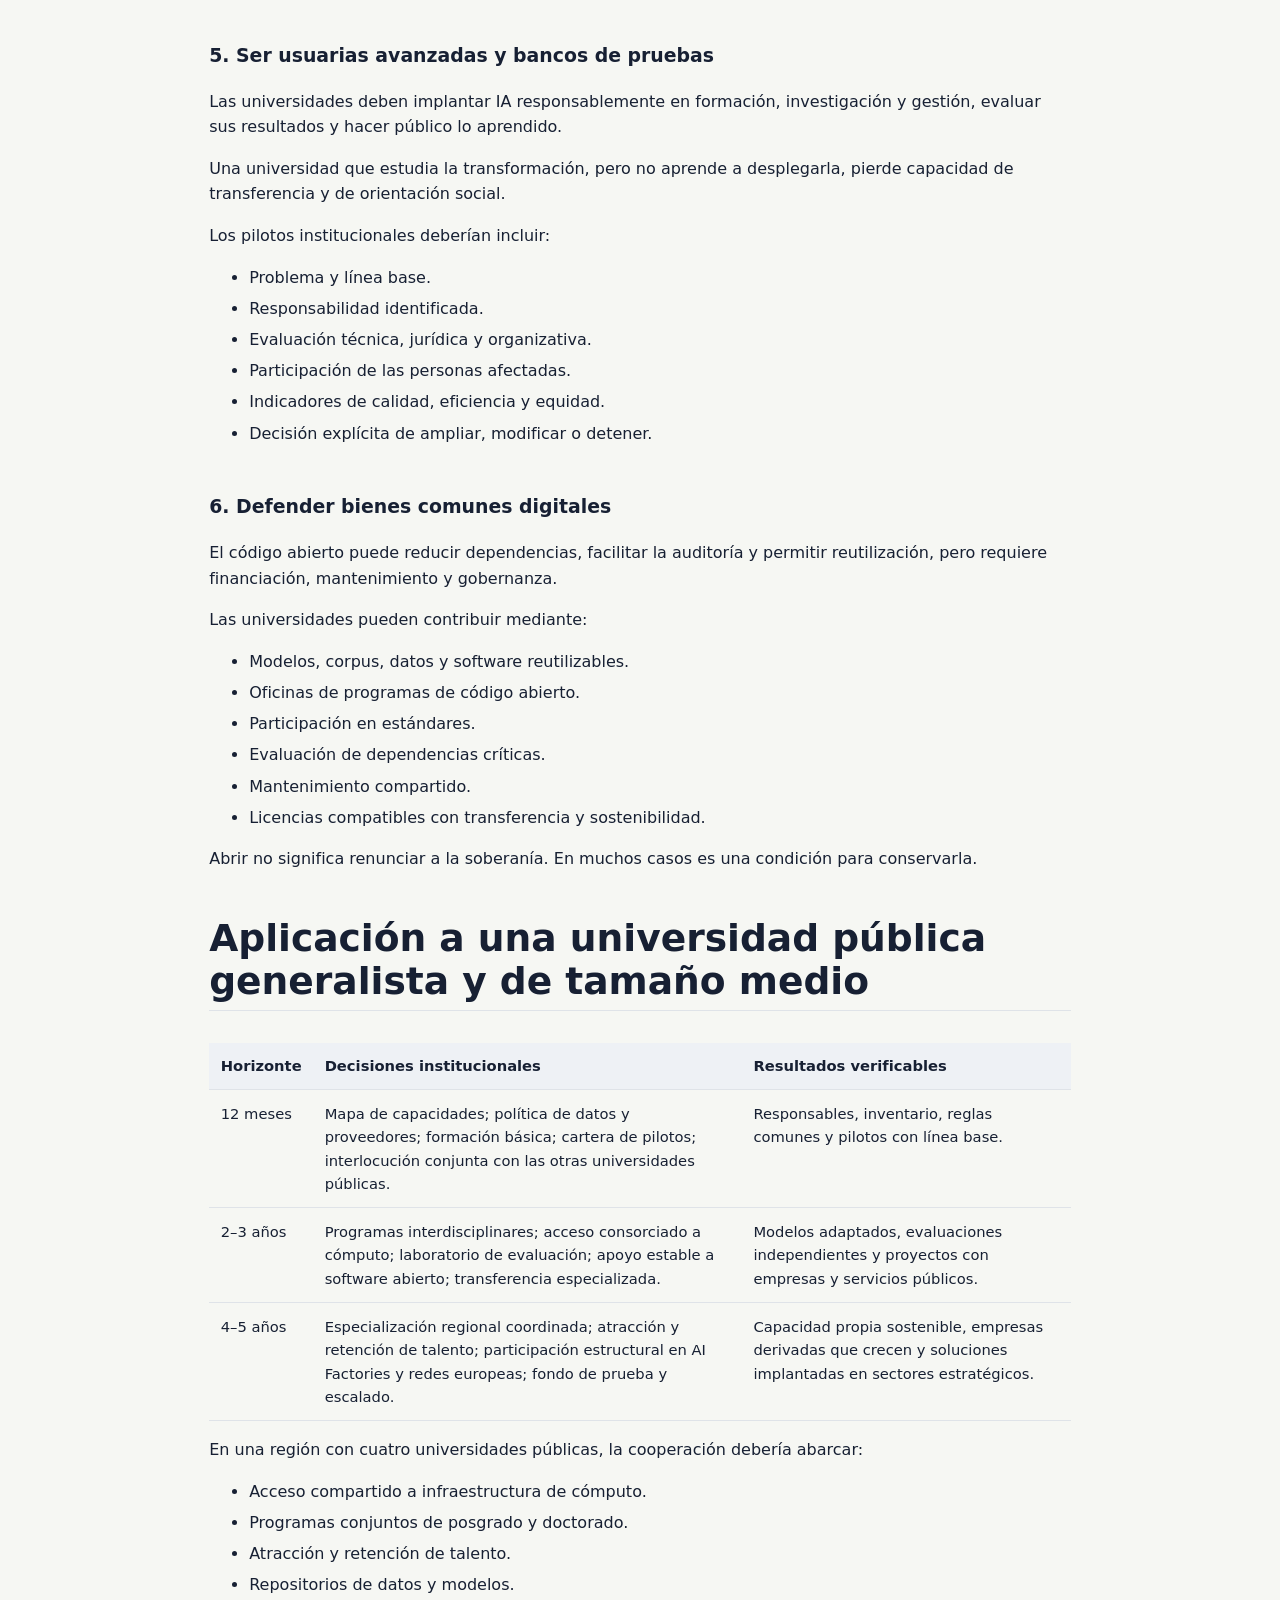
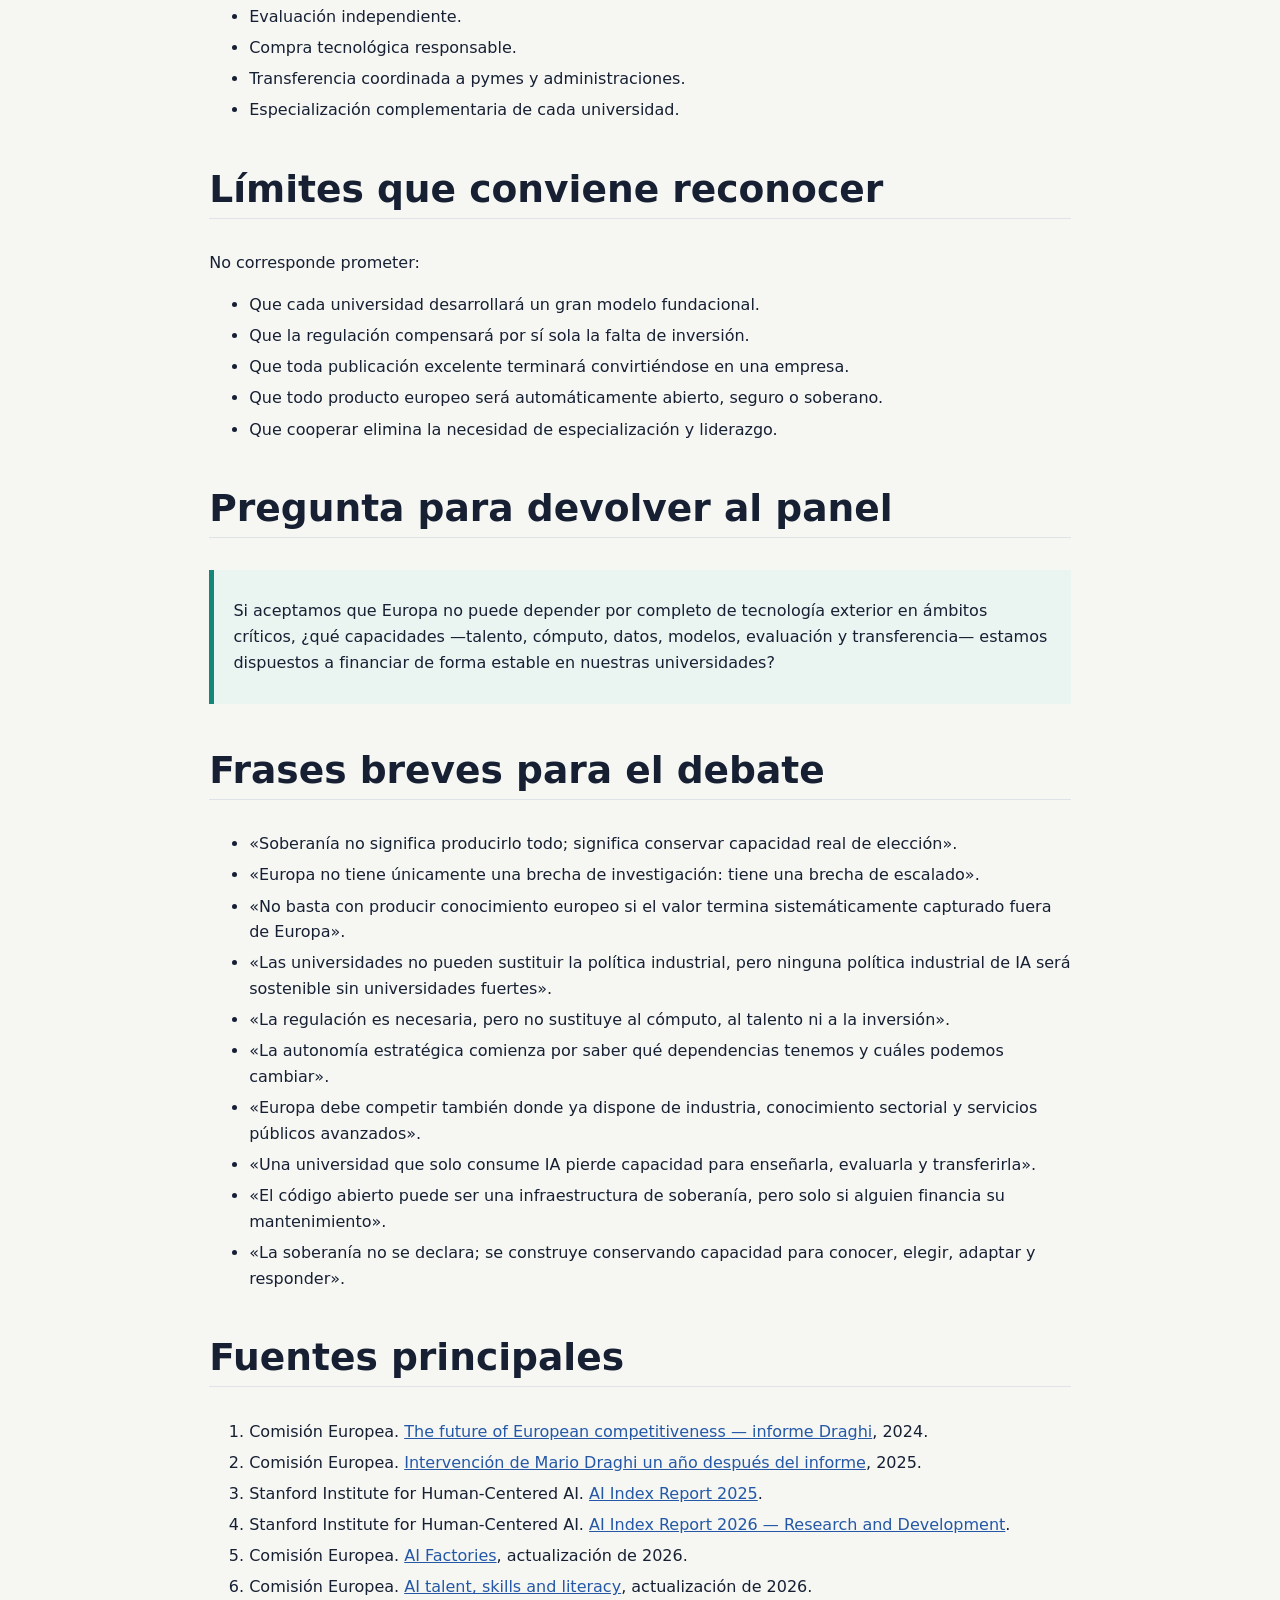
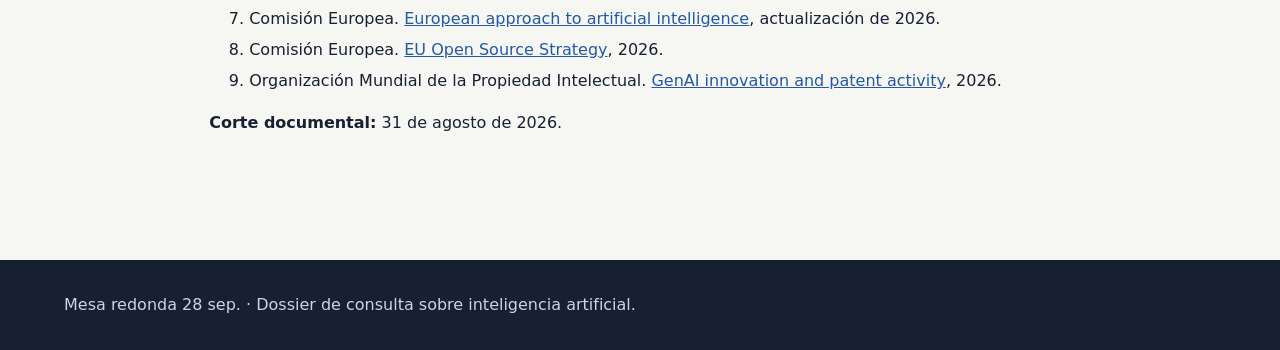
<file: soberania.html>
<!doctype html><html lang="es"><head><meta charset="utf-8"><meta name="viewport" content="width=device-width,initial-scale=1"><meta name="description" content="Diagnóstico comparado y funciones estratégicas de las universidades."><title>Soberanía europea y universidades · Mesa redonda 28 sep.</title><link rel="stylesheet" href="styles.css"></head><body><a class="skip" href="#contenido">Saltar al contenido</a><header class="hero"><button class="print" onclick="window.print()">Imprimir / PDF</button><div class="eyebrow">Mesa redonda 28 sep.</div><h1>Soberanía europea y universidades</h1><p>Diagnóstico comparado y funciones estratégicas de las universidades.</p><span class="stamp">Corte documental: 31 agosto 2026</span></header><nav class="doc-nav" aria-label="Documentos"><a class="" href="index.html">Inicio</a><a class="" href="dossier.html">España–UE</a><a class="" href="intervencion.html">Intervención</a><a class="current" href="soberania.html">Soberanía</a><a class="" href="referencias.html">Referencias</a></nav><nav class="subnav" aria-label="Secciones"></nav><main id="contenido" class="panel-shell markdown-body"><section
id="soberanía-europea-en-inteligencia-artificial-y-papel-de-las-universidades"
class="level1">
<h1>Soberanía europea en inteligencia artificial y papel de las
universidades</h1>
<section id="dossier-guía-para-el-debate" class="level2">
<h2>Dossier-guía para el debate</h2>
<section id="la-objeción" class="level3">
<h3>La objeción</h3>
<blockquote>
<p>«Europa regula mientras Estados Unidos innova y China escala. ¿Qué
pueden aportar realmente las universidades?»</p>
</blockquote>
<p>La preocupación está fundamentada. Europa presenta una brecha
importante en inversión privada, desarrollo de modelos de frontera y
transformación de la investigación en empresas capaces de crecer
internacionalmente.</p>
<p>Sin embargo, no existe una única «carrera de la IA». Estados Unidos,
China y Europa muestran fortalezas diferentes en inversión, modelos,
publicaciones, patentes, infraestructuras, adopción y regulación.
Reducir todas esas dimensiones a un único marcador conduce a
diagnósticos engañosos.</p>
</section>
</section>
<section id="diagnóstico-contrastado" class="level2">
<h2>Diagnóstico contrastado</h2>
<table>
<thead>
<tr class="header">
<th>Dimensión</th>
<th style="text-align: right;">Estados Unidos</th>
<th style="text-align: right;">China</th>
<th style="text-align: right;">Europa</th>
<th>Lectura adecuada</th>
</tr>
</thead>
<tbody>
<tr class="odd">
<td>Grandes modelos fundacionales producidos en 2024</td>
<td style="text-align: right;">40</td>
<td style="text-align: right;">15</td>
<td style="text-align: right;">UE: 3</td>
<td>Brecha europea en modelos de frontera y escalado.</td>
</tr>
<tr class="even">
<td>Inversión privada en IA en 2024</td>
<td style="text-align: right;">109.100 M$</td>
<td style="text-align: right;">9.300 M$</td>
<td style="text-align: right;">Reino Unido: 4.500 M$</td>
<td>Estados Unidos domina claramente el capital privado. El Reino Unido
no representa al conjunto europeo.</td>
</tr>
<tr class="odd">
<td>Publicaciones y patentes</td>
<td style="text-align: right;">Alta influencia y patentes de
impacto</td>
<td style="text-align: right;">Liderazgo en volumen en varias
métricas</td>
<td style="text-align: right;">Base científica relevante, pero
fragmentada</td>
<td>China no es simplemente un segundo distante: lidera producción
científica y patentes en varias mediciones.</td>
</tr>
<tr class="even">
<td>Infraestructura pública europea</td>
<td style="text-align: right;">—</td>
<td style="text-align: right;">—</td>
<td style="text-align: right;">19 AI Factories y 13 antenas</td>
<td>Europa está construyendo una infraestructura compartida de cómputo,
datos y talento.</td>
</tr>
</tbody>
</table>
<p>Los datos miden fenómenos distintos y proceden de años y metodologías
diferentes. No deben agregarse en un supuesto índice único de
liderazgo.</p>
<p>El informe Draghi identifica una brecha europea de innovación y
productividad, además de fragmentación del mercado, insuficiente
financiación para el crecimiento y dificultades para transformar la
investigación aplicada en empresas de escala internacional.</p>
<p>La respuesta europea incluye el <em>AI Continent Action Plan</em>,
las AI Factories, futuras gigafactorías de IA, la iniciativa InvestAI,
la <em>Apply AI Strategy</em>, la AI Skills Academy y una estrategia
reforzada de código abierto.</p>
</section>
<section id="respuesta-breve-para-una-mesa-redonda" class="level2">
<h2>Respuesta breve para una mesa redonda</h2>
<p>Las universidades no pueden sustituir una política industrial ni
financiar por sí solas el escalado empresarial. Pero constituyen una
infraestructura estratégica indispensable: producen talento y
conocimiento, mantienen capacidad de evaluación independiente, conectan
disciplinas y territorios, crean empresas de base tecnológica y pueden
convertir las infraestructuras europeas de cómputo en soluciones
aplicables.</p>
<blockquote>
<p><strong>Sin universidades fuertes, Europa puede comprar inteligencia
artificial, pero tendrá menos capacidad para comprenderla, adaptarla,
auditarla y decidir sobre ella.</strong></p>
</blockquote>
</section>
<section id="soberanía-no-significa-autarquía" class="level2">
<h2>Soberanía no significa autarquía</h2>
<p>Europa no necesita producir por sí sola todos los chips, modelos,
plataformas y servicios. La soberanía debe entenderse como capacidad
efectiva de elección y acción.</p>
<p>Esto implica disponer de competencias, datos, cómputo, modelos,
estándares y proveedores suficientes para:</p>
<ul>
<li>Elegir entre distintas soluciones.</li>
<li>Cambiar de proveedor sin costes prohibitivos.</li>
<li>Controlar y proteger datos estratégicos.</li>
<li>Entrenar o adaptar modelos en sectores críticos.</li>
<li>Auditar sistemas y verificar resultados.</li>
<li>Mantener conocimiento y talento propios.</li>
<li>Participar en la definición de estándares.</li>
<li>Evitar dependencias irreversibles de una empresa o
jurisdicción.</li>
</ul>
<p>Europa seguirá cooperando y comprando tecnología exterior. La
cuestión es si podrá hacerlo conservando capacidad real para
decidir.</p>
</section>
<section id="seis-funciones-estratégicas-de-las-universidades"
class="level2">
<h2>Seis funciones estratégicas de las universidades</h2>
<section id="1-formar-talento-especializado-e-interdisciplinar"
class="level3">
<h3>1. Formar talento especializado e interdisciplinar</h3>
<p>Europa necesita especialistas profundos en IA y profesionales de la
salud, la industria, la educación, el derecho o la administración
capaces de aplicarla con criterio.</p>
<p>Las universidades deben formar perfiles «en T»: profundidad técnica y
capacidad de colaboración interdisciplinar. La estrategia europea
contempla ampliar grados, másteres y doctorados en IA, crear una AI
Skills Academy y establecer programas para atraer y recuperar talento
investigador.</p>
</section>
<section id="2-convertir-ciencia-en-capacidad-tecnológica"
class="level3">
<h3>2. Convertir ciencia en capacidad tecnológica</h3>
<p>Las universidades deben tener acceso real a cómputo, datos y
herramientas, en lugar de limitarse a consumir servicios cerrados.</p>
<p>Europa está desplegando 19 AI Factories y 13 antenas, abiertas a
universidades, centros de investigación, empresas y administraciones.
También prevé al menos nueve nuevos supercomputadores optimizados para
IA, con los que pretende más que triplicar la capacidad actual de
EuroHPC. España participa mediante BSC AI Factory y 1HealthAI.</p>
<p>Las universidades deben utilizar estas infraestructuras para:</p>
<ul>
<li>Entrenar y adaptar modelos.</li>
<li>Evaluarlos independientemente.</li>
<li>Crear conjuntos de datos fiables.</li>
<li>Desarrollar aplicaciones sectoriales.</li>
<li>Conservar conocimiento técnico dentro de Europa.</li>
</ul>
</section>
<section id="3-cerrar-la-distancia-entre-laboratorio-y-mercado"
class="level3">
<h3>3. Cerrar la distancia entre laboratorio y mercado</h3>
<p>La debilidad europea no reside únicamente en la investigación.
También aparece al convertirla en productos, empresas y servicios
desplegados.</p>
<p>Las universidades necesitan profesionalizar la transferencia
mediante:</p>
<ul>
<li>Equipos conjuntos de investigadores, tecnólogos y especialistas
sectoriales.</li>
<li>Pruebas en entornos reales.</li>
<li>Políticas flexibles de propiedad intelectual.</li>
<li>Apoyo a las empresas derivadas más allá de su constitución.</li>
<li>Compra pública innovadora.</li>
<li>Financiación para validación y primeras implantaciones.</li>
<li>Incentivos académicos que reconozcan transferencia, software y
datos.</li>
</ul>
<p>No basta con publicar, patentar o crear una empresa. Debe existir un
camino para escalar.</p>
</section>
<section id="4-competir-desde-las-fortalezas-europeas" class="level3">
<h3>4. Competir desde las fortalezas europeas</h3>
<p>Europa no tiene por qué copiar sin más la estrategia de los grandes
modelos generalistas financiados por plataformas tecnológicas.</p>
<p>Puede desarrollar ventajas en ámbitos en los que ya posee
conocimiento, tejido industrial, regulación y datos especializados:</p>
<ul>
<li>Salud y envejecimiento.</li>
<li>Industria y fabricación avanzada.</li>
<li>Energía y sostenibilidad.</li>
<li>Movilidad y automoción.</li>
<li>Ciencia y administración pública.</li>
<li>Educación.</li>
<li>Patrimonio cultural.</li>
<li>Lenguas europeas.</li>
</ul>
<p>Las universidades generalistas son especialmente valiosas porque
pueden reunir tecnología, ciencias experimentales, salud, derecho,
economía, educación y humanidades.</p>
</section>
<section id="5-ser-usuarias-avanzadas-y-bancos-de-pruebas"
class="level3">
<h3>5. Ser usuarias avanzadas y bancos de pruebas</h3>
<p>Las universidades deben implantar IA responsablemente en formación,
investigación y gestión, evaluar sus resultados y hacer público lo
aprendido.</p>
<p>Una universidad que estudia la transformación, pero no aprende a
desplegarla, pierde capacidad de transferencia y de orientación
social.</p>
<p>Los pilotos institucionales deberían incluir:</p>
<ul>
<li>Problema y línea base.</li>
<li>Responsabilidad identificada.</li>
<li>Evaluación técnica, jurídica y organizativa.</li>
<li>Participación de las personas afectadas.</li>
<li>Indicadores de calidad, eficiencia y equidad.</li>
<li>Decisión explícita de ampliar, modificar o detener.</li>
</ul>
</section>
<section id="6-defender-bienes-comunes-digitales" class="level3">
<h3>6. Defender bienes comunes digitales</h3>
<p>El código abierto puede reducir dependencias, facilitar la auditoría
y permitir reutilización, pero requiere financiación, mantenimiento y
gobernanza.</p>
<p>Las universidades pueden contribuir mediante:</p>
<ul>
<li>Modelos, corpus, datos y software reutilizables.</li>
<li>Oficinas de programas de código abierto.</li>
<li>Participación en estándares.</li>
<li>Evaluación de dependencias críticas.</li>
<li>Mantenimiento compartido.</li>
<li>Licencias compatibles con transferencia y sostenibilidad.</li>
</ul>
<p>Abrir no significa renunciar a la soberanía. En muchos casos es una
condición para conservarla.</p>
</section>
</section>
<section
id="aplicación-a-una-universidad-pública-generalista-y-de-tamaño-medio"
class="level2">
<h2>Aplicación a una universidad pública generalista y de tamaño
medio</h2>
<table>
<thead>
<tr class="header">
<th>Horizonte</th>
<th>Decisiones institucionales</th>
<th>Resultados verificables</th>
</tr>
</thead>
<tbody>
<tr class="odd">
<td>12 meses</td>
<td>Mapa de capacidades; política de datos y proveedores; formación
básica; cartera de pilotos; interlocución conjunta con las otras
universidades públicas.</td>
<td>Responsables, inventario, reglas comunes y pilotos con línea
base.</td>
</tr>
<tr class="even">
<td>2–3 años</td>
<td>Programas interdisciplinares; acceso consorciado a cómputo;
laboratorio de evaluación; apoyo estable a software abierto;
transferencia especializada.</td>
<td>Modelos adaptados, evaluaciones independientes y proyectos con
empresas y servicios públicos.</td>
</tr>
<tr class="odd">
<td>4–5 años</td>
<td>Especialización regional coordinada; atracción y retención de
talento; participación estructural en AI Factories y redes europeas;
fondo de prueba y escalado.</td>
<td>Capacidad propia sostenible, empresas derivadas que crecen y
soluciones implantadas en sectores estratégicos.</td>
</tr>
</tbody>
</table>
<p>En una región con cuatro universidades públicas, la cooperación
debería abarcar:</p>
<ul>
<li>Acceso compartido a infraestructura de cómputo.</li>
<li>Programas conjuntos de posgrado y doctorado.</li>
<li>Atracción y retención de talento.</li>
<li>Repositorios de datos y modelos.</li>
<li>Evaluación independiente.</li>
<li>Compra tecnológica responsable.</li>
<li>Transferencia coordinada a pymes y administraciones.</li>
<li>Especialización complementaria de cada universidad.</li>
</ul>
</section>
<section id="límites-que-conviene-reconocer" class="level2">
<h2>Límites que conviene reconocer</h2>
<p>No corresponde prometer:</p>
<ul>
<li>Que cada universidad desarrollará un gran modelo fundacional.</li>
<li>Que la regulación compensará por sí sola la falta de inversión.</li>
<li>Que toda publicación excelente terminará convirtiéndose en una
empresa.</li>
<li>Que todo producto europeo será automáticamente abierto, seguro o
soberano.</li>
<li>Que cooperar elimina la necesidad de especialización y
liderazgo.</li>
</ul>
</section>
<section id="pregunta-para-devolver-al-panel" class="level2">
<h2>Pregunta para devolver al panel</h2>
<blockquote>
<p>Si aceptamos que Europa no puede depender por completo de tecnología
exterior en ámbitos críticos, ¿qué capacidades —talento, cómputo, datos,
modelos, evaluación y transferencia— estamos dispuestos a financiar de
forma estable en nuestras universidades?</p>
</blockquote>
</section>
<section id="frases-breves-para-el-debate" class="level2">
<h2>Frases breves para el debate</h2>
<ul>
<li>«Soberanía no significa producirlo todo; significa conservar
capacidad real de elección».</li>
<li>«Europa no tiene únicamente una brecha de investigación: tiene una
brecha de escalado».</li>
<li>«No basta con producir conocimiento europeo si el valor termina
sistemáticamente capturado fuera de Europa».</li>
<li>«Las universidades no pueden sustituir la política industrial, pero
ninguna política industrial de IA será sostenible sin universidades
fuertes».</li>
<li>«La regulación es necesaria, pero no sustituye al cómputo, al
talento ni a la inversión».</li>
<li>«La autonomía estratégica comienza por saber qué dependencias
tenemos y cuáles podemos cambiar».</li>
<li>«Europa debe competir también donde ya dispone de industria,
conocimiento sectorial y servicios públicos avanzados».</li>
<li>«Una universidad que solo consume IA pierde capacidad para
enseñarla, evaluarla y transferirla».</li>
<li>«El código abierto puede ser una infraestructura de soberanía, pero
solo si alguien financia su mantenimiento».</li>
<li>«La soberanía no se declara; se construye conservando capacidad para
conocer, elegir, adaptar y responder».</li>
</ul>
</section>
<section id="fuentes-principales" class="level2">
<h2>Fuentes principales</h2>
<ol type="1">
<li>Comisión Europea. <a
href="https://commission.europa.eu/document/download/ec1409c1-d4b4-4882-8bdd-3519f86bbb92_en?filename=The+future+of+European+competitiveness_+In-depth+analysis+and+recommendations_0.pdf">The
future of European competitiveness — informe Draghi</a>, 2024.</li>
<li>Comisión Europea. <a
href="https://commission.europa.eu/document/download/0951a4ff-cd1a-4ea3-bc1d-f603decc1ed9_en?filename=Draghi_Speech_High_Level_Conference_One_Year_After.pdf">Intervención
de Mario Draghi un año después del informe</a>, 2025.</li>
<li>Stanford Institute for Human-Centered AI. <a
href="https://hai.stanford.edu/ai-index/2025-ai-index-report">AI Index
Report 2025</a>.</li>
<li>Stanford Institute for Human-Centered AI. <a
href="https://hai.stanford.edu/assets/files/ai_index_report_2026_chapter_1_research_development.pdf">AI
Index Report 2026 — Research and Development</a>.</li>
<li>Comisión Europea. <a
href="https://digital-strategy.ec.europa.eu/en/policies/ai-factories">AI
Factories</a>, actualización de 2026.</li>
<li>Comisión Europea. <a
href="https://digital-strategy.ec.europa.eu/en/policies/ai-talent-skills-and-literacy">AI
talent, skills and literacy</a>, actualización de 2026.</li>
<li>Comisión Europea. <a
href="https://digital-strategy.ec.europa.eu/en/policies/european-approach-artificial-intelligence">European
approach to artificial intelligence</a>, actualización de 2026.</li>
<li>Comisión Europea. <a
href="https://digital-strategy.ec.europa.eu/en/policies/open-source-strategy">EU
Open Source Strategy</a>, 2026.</li>
<li>Organización Mundial de la Propiedad Intelectual. <a
href="https://www.wipo.int/en/web/wipo-and-ai/w/news/2026/genai-innovation-soaring-with-patent-activity-nearly-tripling-in-two-years">GenAI
innovation and patent activity</a>, 2026.</li>
</ol>
<p><strong>Corte documental:</strong> 31 de agosto de 2026.</p>
</section>
</section>
</main><a class="backtop" href="#contenido" aria-label="Volver arriba">↑</a><footer class="site-footer">Mesa redonda 28 sep. · Dossier de consulta sobre inteligencia artificial.</footer></body></html>
</file>
<file: styles.css>
:root{--ink:#172033;--muted:#5c667a;--paper:#f6f7f3;--card:#fff;--es:#b13a3a;--eu:#2458a6;--teal:#16857a;--amber:#d88917;--line:#dfe3e8;--nav-h:57px;--sub-h:49px}*{box-sizing:border-box}html{scroll-behavior:smooth}body{margin:0;background:var(--paper);color:var(--ink);font:16px/1.6 system-ui,-apple-system,"Segoe UI",sans-serif}a{color:var(--eu)}.hero{background:#172033;color:#fff;padding:4rem max(5vw,1.2rem) 3rem}.eyebrow{color:#9dd8d1;text-transform:uppercase;letter-spacing:.12em;font-weight:700;font-size:.8rem}.hero h1{max-width:950px;font-size:clamp(2.2rem,5vw,4.8rem);line-height:1.02;margin:.5rem 0 1rem}.hero p{max-width:820px;color:#d8deea;font-size:1.1rem}.stamp{display:inline-block;border:1px solid #657087;padding:.35rem .65rem;border-radius:2rem;font-size:.82rem}.print{float:right;border:1px solid #fff4;background:#fff;color:var(--ink);border-radius:8px;padding:.6rem .9rem;cursor:pointer}.doc-nav{position:sticky;top:0;z-index:10;display:flex;gap:.35rem;background:#fff;border-bottom:1px solid var(--line);padding:.55rem max(5vw,1.2rem);overflow:auto;white-space:nowrap}.doc-nav button{border:0;background:transparent;color:var(--ink);padding:.55rem .75rem;border-radius:8px;cursor:pointer;font:inherit;font-size:.9rem}.doc-nav button[aria-selected=true]{background:var(--ink);color:#fff}.subnav{position:sticky;top:var(--nav-h);z-index:9;background:#eef1f5;border-bottom:1px solid var(--line);padding:.6rem max(5vw,1.2rem);overflow:auto;white-space:nowrap}.subnav a{color:var(--ink);margin-right:1.2rem;text-decoration:none;font-size:.86rem}.subnav a:hover,.subnav a:focus{text-decoration:underline}.panel{display:none}.panel.active{display:block}.panel-shell{max-width:1180px;margin:auto;padding:2rem 1.2rem 5rem}.panel-header{border-bottom:1px solid var(--line);margin-bottom:2.5rem;padding-bottom:1.25rem}.panel-header h1{font-size:clamp(2rem,4vw,3.4rem);line-height:1.08;margin:.35rem 0}.panel-header p{color:var(--muted);max-width:820px}.markdown-body{max-width:900px}.markdown-body section{scroll-margin-top:calc(var(--nav-h) + var(--sub-h) + 18px);margin:2.8rem 0}.markdown-body h2{font-size:clamp(1.6rem,3vw,2.35rem);line-height:1.15;border-bottom:1px solid var(--line);padding-bottom:.45rem}.markdown-body h3{font-size:1.18rem;margin-top:2rem}.markdown-body blockquote{margin:1.4rem 0;padding:.8rem 1.2rem;border-left:5px solid var(--teal);background:#eaf5f2}.markdown-body table,.matrix{width:100%;border-collapse:collapse;font-size:.92rem;display:block;overflow-x:auto}.markdown-body th,.markdown-body td,.matrix th,.matrix td{padding:.72rem;border-bottom:1px solid var(--line);text-align:left;vertical-align:top}.markdown-body th{background:#eef1f5}.markdown-body hr{border:0;border-top:1px solid var(--line);margin:2.5rem 0}.markdown-body li{margin:.35rem 0}.dossier-original section{scroll-margin-top:calc(var(--nav-h) + var(--sub-h) + 18px);margin:3rem 0 5rem}.dossier-original h2{font-size:clamp(1.7rem,3vw,2.7rem);line-height:1.12;margin-bottom:.4rem}.lead{color:var(--muted);max-width:850px}.grid{display:grid;grid-template-columns:repeat(12,1fr);gap:1rem;margin-top:1.5rem}.card{grid-column:span 6;background:var(--card);border:1px solid var(--line);border-radius:14px;padding:1.25rem;box-shadow:0 8px 28px #1720330b}.wide{grid-column:span 12}.third{grid-column:span 4}.kpi{font-size:2.5rem;font-weight:750;line-height:1}.kpi.es{color:var(--es)}.kpi.eu{color:var(--eu)}.note,.source{font-size:.84rem;color:var(--muted)}.source a{color:inherit}.bar-row{display:grid;grid-template-columns:minmax(125px,1.8fr) 4fr 55px;gap:.6rem;align-items:center;margin:.7rem 0}.track{height:16px;background:#edf0f3;border-radius:10px;overflow:hidden}.bar{height:100%;border-radius:10px;background:var(--eu)}.bar.es{background:var(--es)}.bar.teal{background:var(--teal)}.bar.amber{background:var(--amber)}.legend span{margin-right:1rem}.dot{display:inline-block;width:.7rem;height:.7rem;border-radius:50%;margin-right:.3rem}.callout{border-left:5px solid var(--teal);padding:1rem 1.2rem;background:#eaf5f2;border-radius:0 10px 10px 0}.questions li{margin:.7rem 0}.badge{display:inline-block;padding:.12rem .45rem;border-radius:1rem;background:#eef1f5;font-size:.75rem}.method{background:#fff8e9;border:1px solid #efd59c;border-radius:12px;padding:1rem}.site-footer{background:#172033;color:#cdd4df;padding:2rem 5vw}.backtop{position:fixed;right:1rem;bottom:1rem;background:var(--ink);color:#fff;text-decoration:none;padding:.5rem .7rem;border-radius:50%;box-shadow:0 4px 15px #0003}.skip{position:absolute;left:-9999px}.skip:focus{left:1rem;top:1rem;z-index:20;background:#fff;padding:.75rem;color:#000}@media(max-width:760px){.hero{padding-top:2.5rem}.card,.third{grid-column:span 12}.bar-row{grid-template-columns:110px 1fr 48px;font-size:.84rem}.doc-nav{padding-inline:.5rem}.subnav{padding-inline:.8rem}.panel-shell{padding-inline:1rem}}@media(prefers-reduced-motion:reduce){html{scroll-behavior:auto}}@media print{.doc-nav,.subnav,.print,.backtop,.skip{display:none!important}body{background:#fff;font-size:10.5pt}.hero{padding:1.2rem;color:#000;background:#fff;border-bottom:2px solid #000}.hero p{color:#333}.panel{display:block!important;break-before:page}.panel:first-of-type{break-before:auto}.panel-shell{max-width:none;padding:1rem 0}.card{box-shadow:none;break-inside:avoid}.dossier-original section,.markdown-body section{margin:1.2rem 0 2rem;scroll-margin-top:0}.markdown-body{max-width:none}.site-footer{background:#fff;color:#333;border-top:1px solid #333;padding:1rem 0}a{color:#000;text-decoration:none}}

.doc-nav a{color:var(--ink);padding:.55rem .75rem;border-radius:8px;text-decoration:none;font-size:.9rem}.doc-nav a.current{background:var(--ink);color:#fff}.index-grid{display:grid;grid-template-columns:repeat(2,minmax(0,1fr));gap:1rem;margin:2rem 0}.index-card{display:block;background:#fff;border:1px solid var(--line);border-radius:14px;padding:1.4rem;text-decoration:none;color:var(--ink);box-shadow:0 8px 28px #1720330b}.index-card:hover,.index-card:focus{border-color:var(--teal);transform:translateY(-2px)}.index-card span{color:var(--muted)}@media(max-width:700px){.index-grid{grid-template-columns:1fr}}@media print{.index-grid{display:block}.index-card{margin:1rem 0}}
</file>
